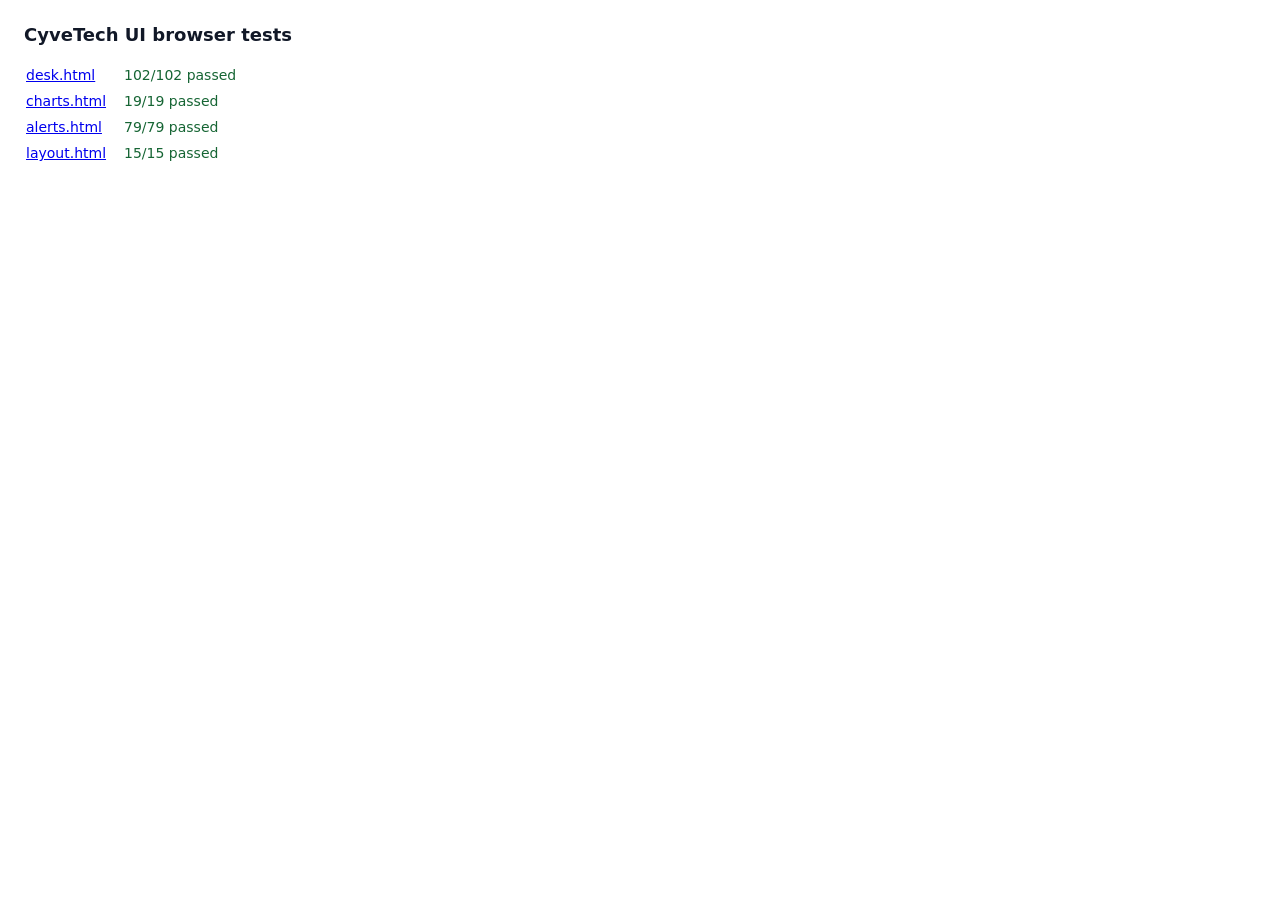
<file: tests/browser/index.html>
<!doctype html>
<html lang="en">
<head>
<meta charset="utf-8">
<title>CyveTech UI browser tests</title>
<!--
	Runs the desk, chart, alert, layout, sign-in, desk home and module page test pages and sums
	them up. Serve the repository with the browser's cache off and open this page:

		python tests/browser/serve.py
		http://localhost:8766/tests/browser/
-->
<style>
	body { font: 14px system-ui, sans-serif; margin: 24px; color: #111827; }
	h1 { font-size: 18px; margin: 0 0 16px; }
	td { padding: 4px 16px 4px 0; }
	.pass { color: #166534; } .fail { color: #b91c1c; }
	/* laid out, out of sight: the layout tests measure where things sit */
	iframe { position: absolute; left: -10000px; top: 0; width: 1280px; height: 900px; border: 0; }
</style>
</head>
<body>
<h1>CyveTech UI browser tests</h1>
<table><tbody id="rows"></tbody></table>
<script>
	const SUITES = ["desk.html", "charts.html", "alerts.html", "layout.html", "signin.html", "home.html", "module_pages.html"];

	function run(page) {
		return new Promise((resolve) => {
			const frame = document.createElement("iframe");
			frame.src = page;
			document.body.appendChild(frame);
			const started = Date.now();
			const wait = () => {
				const summary = frame.contentWindow && frame.contentWindow.test_summary;
				if (summary) return resolve(summary);
				if (Date.now() - started > 15000) return resolve({ total: 0, failed: 1, failures: [{ label: "did not finish" }] });
				setTimeout(wait, 50);
			};
			wait();
		});
	}

	(async function () {
		let failed = 0;
		let total = 0;
		for (const page of SUITES) {
			const summary = await run(page);
			failed += summary.failed;
			total += summary.total;
			const row = document.createElement("tr");
			row.innerHTML = `<td><a href="${page}">${page}</a></td>
				<td class="${summary.failed ? "fail" : "pass"}">${summary.total - summary.failed}/${summary.total} passed</td>
				<td>${summary.failures.map((f) => f.label).join("; ")}</td>`;
			document.getElementById("rows").appendChild(row);
		}
		document.title = `${failed ? "FAIL" : "PASS"} ${total - failed}/${total}`;
		window.all_summary = { total, failed };
	})();
</script>
</body>
</html>
</file>
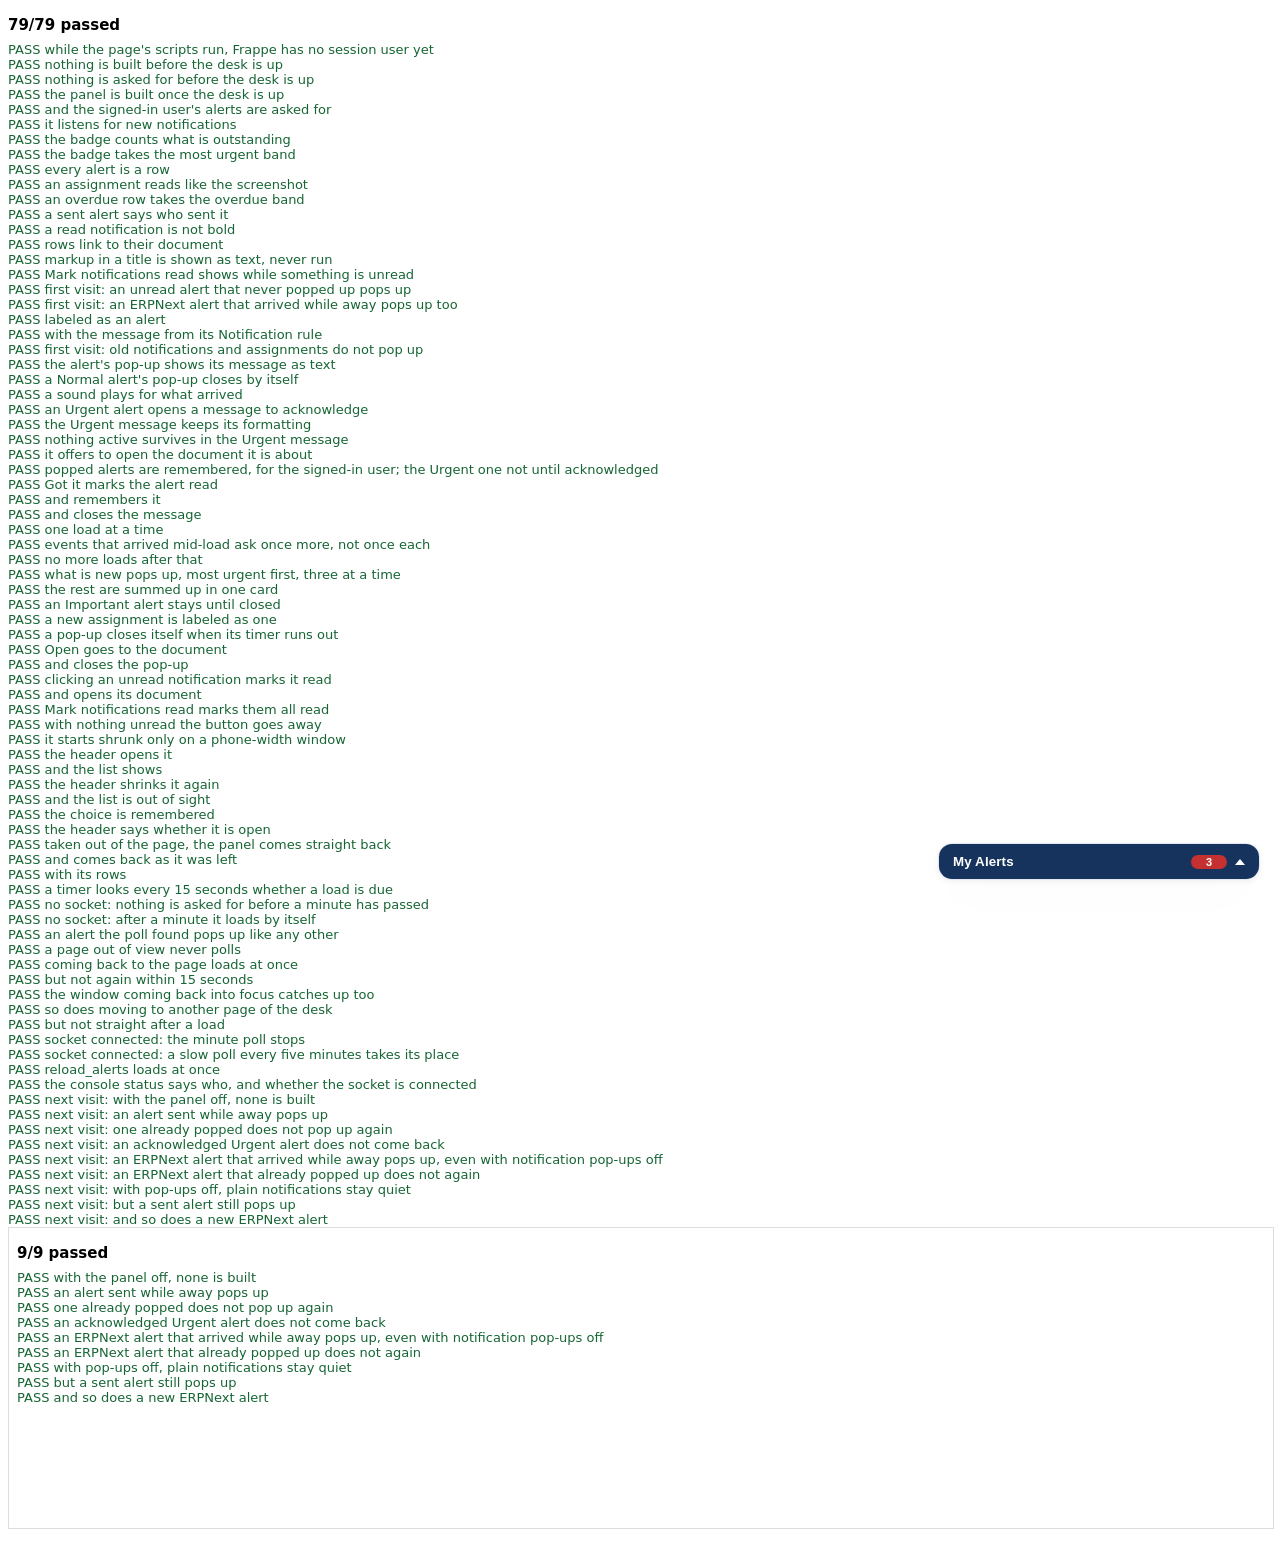
<file: tests/browser/alerts.html>
<!doctype html>
<html lang="en" data-theme="light">
<head>
<meta charset="utf-8">
<title>alert tests</title>
<script src="harness.js"></script>
<script>load_app_file("/cyvetech_ui/public/css/cyvetech_ui.css")</script>
<script>
	const METHOD = "cyvetech_ui.cyvetech_ui.alerts.my_alerts";
	const MARK_READ = "frappe.desk.doctype.notification_log.notification_log.mark_as_read";
	const MARK_ALL_READ = "frappe.desk.doctype.notification_log.notification_log.mark_all_as_read";

	localStorage.clear();
	window.calls = [];
	window.pending = []; // unanswered my_alerts calls: [resolve]
	window.answer_next = null;
	window.routes = [];
	window.sounds = 0;
	window.dialogs = [];
	window.realtime = {};
	window.route_handlers = [];

	// A clock, timers and page visibility that the test moves by hand.
	window.clock = 1790000000000;
	Date.now = () => window.clock;
	window.intervals = [];
	window.setInterval = (fn, ms) => window.intervals.push({ fn, ms });
	window.visibility = "visible";
	Object.defineProperty(document, "visibilityState", { configurable: true, get: () => window.visibility });

	window.install_frappe = function (alerts_conf) {
		window.frappe = make_frappe({ cyvetech_ui: { alerts: alerts_conf } });
		frappe.xcall = (method, args) => {
			window.calls.push({ method, args });
			if (method !== METHOD) return Promise.resolve();
			return new Promise((resolve) => window.pending.push(() => resolve(window.answer_next)));
		};
		frappe.realtime = {
			socket: { connected: false }, // no socket.io server answering, until a test says otherwise
			on: (event, fn) => ((window.realtime[event] = window.realtime[event] || []).push(fn)),
		};
		frappe.router = { on: (event, fn) => event === "change" && window.route_handlers.push(fn) };
		frappe.set_route = (...route) => window.routes.push(route);
		frappe.utils.play_sound = () => window.sounds++;
		frappe.datetime = { prettyDate: () => "2 hours ago" };
		frappe.user = { full_name: (user) => (user === "admin@example.com" ? "Admin User" : user) };
		frappe.ui = {
			Dialog: class {
				constructor(opts) {
					this.opts = opts;
					this.html = "";
					this.fields_dict = { message: { $wrapper: { html: (html) => (this.html = html) } } };
					window.dialogs.push(this);
				}
				show() { this.shown = true; }
				hide() { this.shown = false; this.onhide && this.onhide(); }
			},
		};
	};
	install_frappe({ panel: 1, popup: 1, seconds: 3, sound: 1 });
</script>
<script>load_app_file("/cyvetech_ui/public/js/cyvetech_ui_alerts.js")</script>
</head>
<body>
<div id="results"></div>
<script>
	const tick = () => new Promise((r) => setTimeout(r, 0));
	async function answer(data) {
		window.answer_next = data;
		const resolve = window.pending.shift();
		resolve();
		await tick();
		await tick();
	}
	const loads = () => window.calls.filter((c) => c.method === METHOD).length;
	const popups = () => [...document.querySelectorAll(".cvt-popup")];
	const titles = () => popups().map((p) => (p.querySelector(".cvt-popup-title") || {}).textContent);
	const popped = () => JSON.parse(localStorage.getItem("cyvetech_ui:popped:jane@example.com") || "[]");
	const fire = (event) => (window.realtime[event] || []).forEach((fn) => fn({}));
	const run_timers = () => window.intervals.forEach((timer) => timer.fn());
	const advance = (seconds) => (window.clock += seconds * 1000);
	const change_route = () => window.route_handlers.forEach((fn) => fn());
	const set_visibility = (state) => {
		window.visibility = state;
		document.dispatchEvent(new Event("visibilitychange"));
	};

	const T1 = {
		kind: "assignment", key: "TODO-1", urgency: "overdue", when: "overdue by 8 days",
		title: "Interview shortlist for Chief Technology Officer: Pending HOD Screening",
		doctype: "Interview Shortlist", docname: "HR-SHL-2026-0001", created: "2026-09-01 10:00:00",
	};
	const N1 = {
		kind: "notification", key: "NL-1", urgency: "none", unread: 1, created: "2026-09-27 08:00:00",
		title: "<img src=x onerror=window.__xss=1> mentioned you", doctype: "Task", docname: "TASK-1",
	};
	const A_NORMAL = {
		kind: "notification", key: "NL-2", urgency: "none", unread: 1, created: "2026-09-28 07:00:00",
		title: "Stock count on Friday", doctype: "CyveTech User Alert", docname: "ALERT-1", from_user: "admin@example.com",
		alert: { name: "ALERT-1", priority: "Normal", message: "<p>Count the <b>main store</b> before noon.</p>" },
	};
	const A_URGENT = {
		kind: "notification", key: "NL-3", urgency: "overdue", unread: 1, created: "2026-09-28 07:30:00",
		title: "Server maintenance tonight", doctype: "Sales Order", docname: "SO-1", from_user: "admin@example.com",
		alert: {
			name: "ALERT-2", priority: "Urgent",
			message: '<p>Save your work by <b>6pm</b>.</p><img src=x onerror="window.__xss2=1"><script>window.__xss3=1<\/script><a href="javascript:window.__xss4=1">x</a>',
		},
	};
	const N_READ = { kind: "notification", key: "NL-4", urgency: "none", unread: 0, created: "2026-09-20", title: "Old news", doctype: "Task", docname: "TASK-9" };
	// from one of ERPNext's own Notification rules, not from CyveTech User Alert
	const A_ERPNEXT = {
		kind: "notification", key: "NL-60", type: "Alert", urgency: "none", unread: 1, created: "2026-09-28 06:00:00",
		title: "Cement is below its reorder level", message: "Only 12 bags left in Stores - MI.",
		doctype: "Item", docname: "CEMENT-50KG", from_user: "Administrator",
	};

	(async function () {
		// ── the desk starting, the way Frappe v16 starts it ────────────
		check("while the page's scripts run, Frappe has no session user yet", !frappe.session.user, frappe.session);
		check("nothing is built before the desk is up", !document.querySelector(".cvt-alerts"), "built early");
		check("nothing is asked for before the desk is up", loads() === 0, loads());
		start_desk();
		check("the panel is built once the desk is up", !!document.querySelector(".cvt-alerts"), "no panel");
		check("and the signed-in user's alerts are asked for", loads() === 1, loads());
		check("it listens for new notifications", (window.realtime.notification || []).length === 1, window.realtime);

		// ── first visit ────────────────────────────────────────────────
		await answer({ alerts: [A_URGENT, T1, N1, A_NORMAL, A_ERPNEXT, N_READ], total: 5, band: "overdue" });

		const badge = document.querySelector(".cvt-alerts-count");
		check("the badge counts what is outstanding", badge.textContent === "5", badge.textContent);
		check("the badge takes the most urgent band", badge.classList.contains("cvt-band-overdue"), badge.className);
		const rows = [...document.querySelectorAll(".cvt-alert")];
		check("every alert is a row", rows.length === 6, rows.length);
		const t1 = rows.find((r) => r.dataset.key === "TODO-1");
		check("an assignment reads like the screenshot",
			t1.querySelector(".cvt-alert-meta").textContent === "Interview Shortlist · HR-SHL-2026-0001 · overdue by 8 days",
			t1.querySelector(".cvt-alert-meta").textContent);
		check("an overdue row takes the overdue band", t1.classList.contains("cvt-band-overdue"), t1.className);
		const alert_row = rows.find((r) => r.dataset.key === "NL-2");
		check("a sent alert says who sent it", alert_row.querySelector(".cvt-alert-meta").textContent === "Alert · from Admin User · 2 hours ago",
			alert_row.querySelector(".cvt-alert-meta").textContent);
		check("a read notification is not bold", !rows.find((r) => r.dataset.key === "NL-4").classList.contains("cvt-alert-unread"), "");
		check("rows link to their document", t1.getAttribute("href") === "/app/interview-shortlist/HR-SHL-2026-0001", t1.getAttribute("href"));
		check("markup in a title is shown as text, never run", !document.querySelector(".cvt-alerts img") && !window.__xss,
			document.querySelector('[data-key="NL-1"] .cvt-alert-title').innerHTML);
		check("Mark notifications read shows while something is unread", !document.querySelector(".cvt-alerts-foot").hidden, "hidden");

		check("first visit: an unread alert that never popped up pops up", titles().includes("Stock count on Friday"), titles());
		check("first visit: an ERPNext alert that arrived while away pops up too", titles().includes("Cement is below its reorder level"), titles());
		const erpnext_card = popups().find((p) => p.querySelector(".cvt-popup-title").textContent === "Cement is below its reorder level");
		check("labeled as an alert", erpnext_card && erpnext_card.querySelector(".cvt-popup-kicker").textContent === "Alert",
			erpnext_card && erpnext_card.querySelector(".cvt-popup-kicker").textContent);
		check("with the message from its Notification rule", erpnext_card && erpnext_card.querySelector(".cvt-popup-body").textContent === "Only 12 bags left in Stores - MI.",
			erpnext_card && erpnext_card.querySelector(".cvt-popup-body").textContent);
		check("first visit: old notifications and assignments do not pop up",
			titles().length === 2 && !titles().includes(T1.title) && !titles().includes(N1.title), titles());
		check("the alert's pop-up shows its message as text", popups()[0].querySelector(".cvt-popup-body").textContent === "Count the main store before noon.",
			popups()[0].querySelector(".cvt-popup-body").textContent);
		check("a Normal alert's pop-up closes by itself", !!popups()[0].querySelector(".cvt-popup-timer"), "no timer");
		check("a sound plays for what arrived", window.sounds === 1, window.sounds);

		const urgent = window.dialogs[0];
		check("an Urgent alert opens a message to acknowledge", urgent && urgent.shown && urgent.opts.title === "Server maintenance tonight", urgent && urgent.opts);
		check("the Urgent message keeps its formatting", urgent.html.includes("<b>6pm</b>"), urgent.html);
		check("nothing active survives in the Urgent message",
			!/onerror|<script|javascript:/i.test(urgent.html) && !window.__xss2 && !window.__xss3, urgent.html);
		check("it offers to open the document it is about", urgent.opts.secondary_action_label === "Open", urgent.opts.secondary_action_label);
		check("popped alerts are remembered, for the signed-in user; the Urgent one not until acknowledged",
			popped().includes("NL-2") && popped().includes("NL-60") && !popped().includes("NL-3"), [popped(), Object.keys(localStorage)]);

		urgent.opts.primary_action();
		await tick();
		check("Got it marks the alert read", window.calls.some((c) => c.method === MARK_READ && c.args.docname === "NL-3"), window.calls);
		check("and remembers it", popped().includes("NL-3"), popped());
		check("and closes the message", !urgent.shown, "still shown");
		await answer({ alerts: [A_URGENT, T1, N1, A_NORMAL, N_READ], total: 3, band: "overdue" }); // the reload after marking read

		// ── what arrives while the page is open ────────────────────────
		const before = loads();
		fire("notification");
		fire("notification");
		fire("notification");
		check("one load at a time", loads() === before + 1, loads() - before);
		const T2 = { kind: "assignment", key: "TODO-2", urgency: "soon", when: "due in 3 days", title: "Review the Q3 budget", doctype: "Budget", docname: "BUD-1", created: "2026-09-28 09:00:00" };
		const A_IMPORTANT = { ...A_NORMAL, key: "NL-10", urgency: "today", title: "Board meeting moved", alert: { name: "ALERT-3", priority: "Important", message: "Now at 2pm." } };
		const fresh = [5, 6, 7, 8].map((i) => ({ kind: "notification", key: `NL-${i}`, urgency: "none", unread: 1, created: `2026-09-28 10:0${i}:00`, title: `Update ${i}`, doctype: "Task", docname: `TASK-${i}` }));
		document.querySelectorAll(".cvt-popup").forEach((p) => p.remove());
		await answer({ alerts: [A_URGENT, T1, T2, A_IMPORTANT, N1, ...fresh, A_NORMAL, N_READ], total: 9, band: "overdue" });
		check("events that arrived mid-load ask once more, not once each", loads() === before + 2, loads() - before);
		await answer({ alerts: [A_URGENT, T1, T2, A_IMPORTANT, N1, ...fresh, A_NORMAL, N_READ], total: 9, band: "overdue" });
		check("no more loads after that", loads() === before + 2 && window.pending.length === 0, [loads() - before, window.pending.length]);

		check("what is new pops up, most urgent first, three at a time",
			JSON.stringify(titles().slice(0, 3)) === JSON.stringify(["Review the Q3 budget", "Board meeting moved", "Update 5"]), titles());
		check("the rest are summed up in one card", titles()[3] === "3 more waiting in My Alerts", titles());
		const important = popups()[1];
		check("an Important alert stays until closed", !important.querySelector(".cvt-popup-timer") && important.getAttribute("role") === "alert", important.outerHTML.slice(0, 200));
		check("a new assignment is labeled as one", popups()[0].querySelector(".cvt-popup-kicker").textContent === "New assignment", popups()[0].querySelector(".cvt-popup-kicker").textContent);

		popups()[2].querySelector(".cvt-popup-timer").dispatchEvent(new Event("animationend"));
		check("a pop-up closes itself when its timer runs out", !titles().includes("Update 5"), titles());

		const route_count = window.routes.length;
		popups()[0].querySelector(".cvt-popup-open").click();
		check("Open goes to the document", JSON.stringify(window.routes[route_count]) === JSON.stringify(["Form", "Budget", "BUD-1"]), window.routes);
		check("and closes the pop-up", !titles().includes("Review the Q3 budget"), titles());

		document.querySelector('.cvt-alert[data-key="NL-5"]').click();
		await tick();
		check("clicking an unread notification marks it read", window.calls.some((c) => c.method === MARK_READ && c.args.docname === "NL-5"), window.calls);
		check("and opens its document", JSON.stringify(window.routes[window.routes.length - 1]) === JSON.stringify(["Form", "Task", "TASK-5"]), window.routes);
		await answer({ alerts: [A_URGENT, T1, T2, A_IMPORTANT, N1, ...fresh, A_NORMAL, N_READ], total: 8, band: "overdue" });

		document.querySelector(".cvt-alerts-read-all").click();
		await tick();
		check("Mark notifications read marks them all read", window.calls.some((c) => c.method === MARK_ALL_READ), window.calls);
		await answer({ alerts: [T1, T2], total: 2, band: "overdue" });
		check("with nothing unread the button goes away", document.querySelector(".cvt-alerts-foot").hidden, "still shown");

		// it starts shrunk on a narrow window and open on a wide one
		const panel_el = () => document.querySelector(".cvt-alerts");
		check("it starts shrunk only on a phone-width window",
			panel_el().classList.contains("cvt-alerts-collapsed") === (window.innerWidth < 768), [window.innerWidth, panel_el().className]);
		const was_shrunk = panel_el().classList.contains("cvt-alerts-collapsed");
		if (was_shrunk) document.querySelector(".cvt-alerts-head").click(); // open it first
		check("the header opens it", !panel_el().classList.contains("cvt-alerts-collapsed"), "still shrunk");
		check("and the list shows", getComputedStyle(document.querySelector(".cvt-alerts-body")).display !== "none", "hidden");
		document.querySelector(".cvt-alerts-head").click();
		check("the header shrinks it again", panel_el().classList.contains("cvt-alerts-collapsed"), "not shrunk");
		check("and the list is out of sight", getComputedStyle(document.querySelector(".cvt-alerts-body")).display === "none", "visible");
		check("the choice is remembered", localStorage.getItem("cyvetech_ui:alerts_collapsed") === "1", localStorage.getItem("cyvetech_ui:alerts_collapsed"));
		check("the header says whether it is open", document.querySelector(".cvt-alerts-head").getAttribute("aria-expanded") === "false", document.querySelector(".cvt-alerts-head").getAttribute("aria-expanded"));

		panel_el().remove();
		await tick();
		check("taken out of the page, the panel comes straight back", !!panel_el(), "gone");
		check("and comes back as it was left", panel_el().classList.contains("cvt-alerts-collapsed"), "open");
		check("with its rows", document.querySelectorAll(".cvt-alert").length === 2, document.querySelectorAll(".cvt-alert").length);

		// ── keeping up when the realtime socket is not connected ───────
		let mark = loads();
		const since = () => loads() - mark;
		const reset = () => (mark = loads());
		check("a timer looks every 15 seconds whether a load is due", window.intervals.length === 1 && window.intervals[0].ms === 15000, window.intervals);
		advance(30);
		run_timers();
		check("no socket: nothing is asked for before a minute has passed", since() === 0, since());
		advance(30);
		run_timers();
		check("no socket: after a minute it loads by itself", since() === 1, since());
		const A_POLLED = { ...A_NORMAL, key: "NL-40", title: "Found by the poll", created: "2026-09-28 11:00:00" };
		document.querySelectorAll(".cvt-popup").forEach((p) => p.remove());
		await answer({ alerts: [T1, T2, A_POLLED], total: 3, band: "overdue" });
		check("an alert the poll found pops up like any other", titles().includes("Found by the poll"), titles());

		reset();
		set_visibility("hidden");
		advance(10 * 60);
		run_timers();
		check("a page out of view never polls", since() === 0, since());
		set_visibility("visible");
		check("coming back to the page loads at once", since() === 1, since());
		await answer({ alerts: [T1, T2, A_POLLED], total: 3, band: "overdue" });

		reset();
		set_visibility("hidden");
		advance(5);
		set_visibility("visible");
		check("but not again within 15 seconds", since() === 0, since());
		advance(20);
		window.dispatchEvent(new Event("focus"));
		check("the window coming back into focus catches up too", since() === 1, since());
		await answer({ alerts: [T1, T2, A_POLLED], total: 3, band: "overdue" });

		reset();
		advance(20);
		change_route();
		check("so does moving to another page of the desk", since() === 1, since());
		await answer({ alerts: [T1, T2, A_POLLED], total: 3, band: "overdue" });
		reset();
		change_route();
		check("but not straight after a load", since() === 0, since());

		// ── with the realtime socket connected, news arrives by itself ──
		frappe.realtime.socket.connected = true;
		reset();
		advance(2 * 60);
		run_timers();
		check("socket connected: the minute poll stops", since() === 0, since());
		advance(3 * 60);
		run_timers();
		check("socket connected: a slow poll every five minutes takes its place", since() === 1, since());
		await answer({ alerts: [T1, T2, A_POLLED], total: 3, band: "overdue" });

		// the settings page's Send Me a Test Alert asks straight away
		reset();
		cyvetech_ui.reload_alerts();
		check("reload_alerts loads at once", since() === 1, since());
		await answer({ alerts: [T1, T2, A_POLLED], total: 3, band: "overdue" });

		const status = cyvetech_ui.alerts_status();
		check("the console status says who, and whether the socket is connected",
			status.user === "jane@example.com" && status.started && status.panel && status.realtime === true && status.listed === 3, status);

		// ── the next visit, in a page of its own (the same browser storage) ──
		const frame = document.createElement("iframe");
		frame.src = "alerts_next_visit.html" + location.search; // the same files
		frame.style.cssText = "width:100%;height:300px;border:1px solid #ddd";
		document.body.appendChild(frame);
		await new Promise((resolve) => {
			const wait = () => (frame.contentWindow && frame.contentWindow.test_summary ? resolve() : setTimeout(wait, 50));
			wait();
		});
		frame.contentWindow.results.forEach((r) => window.results.push({ ...r, label: "next visit: " + r.label }));

		report();
	})().catch((error) => {
		check("the test ran to the end", false, String(error && error.stack || error));
		report();
	});
</script>
</body>
</html>
</file>
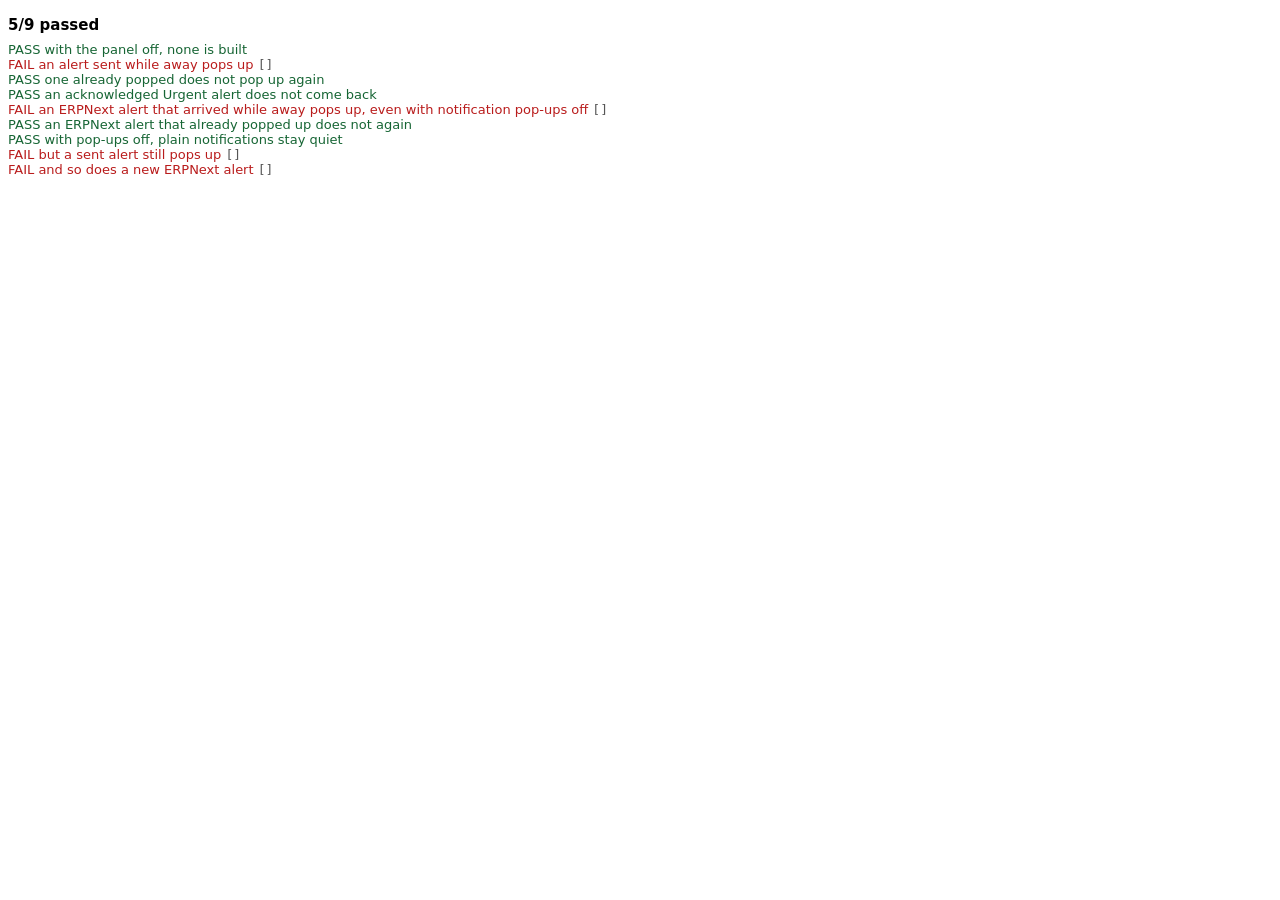
<file: tests/browser/alerts_next_visit.html>
<!doctype html>
<html lang="en" data-theme="light">
<head>
<meta charset="utf-8">
<title>alert tests: the next visit</title>
<!--
	Opened by alerts.html after its own visit, in the same browser storage:
	what pops up on the next visit, with the panel and plain pop-ups switched off.
-->
<script src="harness.js"></script>
<script>load_app_file("/cyvetech_ui/public/css/cyvetech_ui.css")</script>
<script>
	const METHOD = "cyvetech_ui.cyvetech_ui.alerts.my_alerts";
	window.pending = [];
	window.dialogs = [];
	window.realtime = {};
	window.frappe = make_frappe({ cyvetech_ui: { alerts: { panel: 0, popup: 0, seconds: 3, sound: 0 } } });
	frappe.xcall = (method) =>
		method === METHOD ? new Promise((resolve) => window.pending.push(resolve)) : Promise.resolve();
	frappe.realtime = { on: (event, fn) => ((window.realtime[event] = window.realtime[event] || []).push(fn)) };
	frappe.router = { on() {} };
	frappe.set_route = () => {};
	frappe.datetime = { prettyDate: () => "just now" };
	frappe.user = { full_name: (user) => user };
	frappe.ui = {
		Dialog: class {
			constructor(opts) { this.opts = opts; this.fields_dict = { message: { $wrapper: { html() {} } } }; window.dialogs.push(this); }
			show() {}
			hide() {}
		},
	};
</script>
<script>load_app_file("/cyvetech_ui/public/js/cyvetech_ui_alerts.js")</script>
</head>
<body>
<script>
	const tick = () => new Promise((r) => setTimeout(r, 0));
	const titles = () => [...document.querySelectorAll(".cvt-popup-title")].map((t) => t.textContent);
	async function answer(data) {
		window.pending.shift()(data);
		await tick();
		await tick();
	}
	const erpnext_alert = (key, title) => ({
		kind: "notification", key, title, type: "Alert", unread: 1, urgency: "none",
		doctype: "Sales Invoice", docname: "ACC-SINV-0042", created: "2026-09-28 07:00:00", message: "",
	});
	const alert_of = (key, title, priority) => ({
		kind: "notification", key, title, unread: 1, urgency: priority === "Urgent" ? "overdue" : "none",
		doctype: "CyveTech User Alert", docname: key, created: "2026-09-28 07:00:00",
		alert: { name: key, priority, message: "..." },
	});

	(async function () {
		start_desk();
		await answer({
			alerts: [
				alert_of("NL-3", "Server maintenance tonight", "Urgent"), alert_of("NL-2", "Stock count on Friday", "Normal"), alert_of("NL-20", "Sent while you were away", "Normal"),
				erpnext_alert("NL-60", "Cement is below its reorder level"), erpnext_alert("NL-61", "Payment overdue: ACC-SINV-0042"),
			],
			total: 5, band: "overdue",
		});
		check("with the panel off, none is built", !document.querySelector(".cvt-alerts"), "built");
		check("an alert sent while away pops up", titles().includes("Sent while you were away"), titles());
		check("one already popped does not pop up again", !titles().includes("Stock count on Friday"), titles());
		check("an acknowledged Urgent alert does not come back", window.dialogs.length === 0, window.dialogs.length);
		check("an ERPNext alert that arrived while away pops up, even with notification pop-ups off", titles().includes("Payment overdue: ACC-SINV-0042"), titles());
		check("an ERPNext alert that already popped up does not again", !titles().includes("Cement is below its reorder level"), titles());

		document.querySelectorAll(".cvt-popup").forEach((p) => p.remove());
		(window.realtime.notification || []).forEach((fn) => fn({}));
		await answer({
			alerts: [
				{ kind: "notification", key: "NL-30", title: "Plain news", unread: 1, urgency: "none", doctype: "Task", docname: "T-1", created: "2026-09-28 08:00:00" },
				alert_of("NL-31", "A new alert", "Normal"),
				erpnext_alert("NL-32", "Delivery due today: DN-0007"),
			],
			total: 2, band: "none",
		});
		check("with pop-ups off, plain notifications stay quiet", !titles().includes("Plain news"), titles());
		check("but a sent alert still pops up", titles().includes("A new alert"), titles());
		check("and so does a new ERPNext alert", titles().includes("Delivery due today: DN-0007"), titles());
		report();
	})().catch((error) => {
		check("the test ran to the end", false, String((error && error.stack) || error));
		report();
	});
</script>
</body>
</html>
</file>
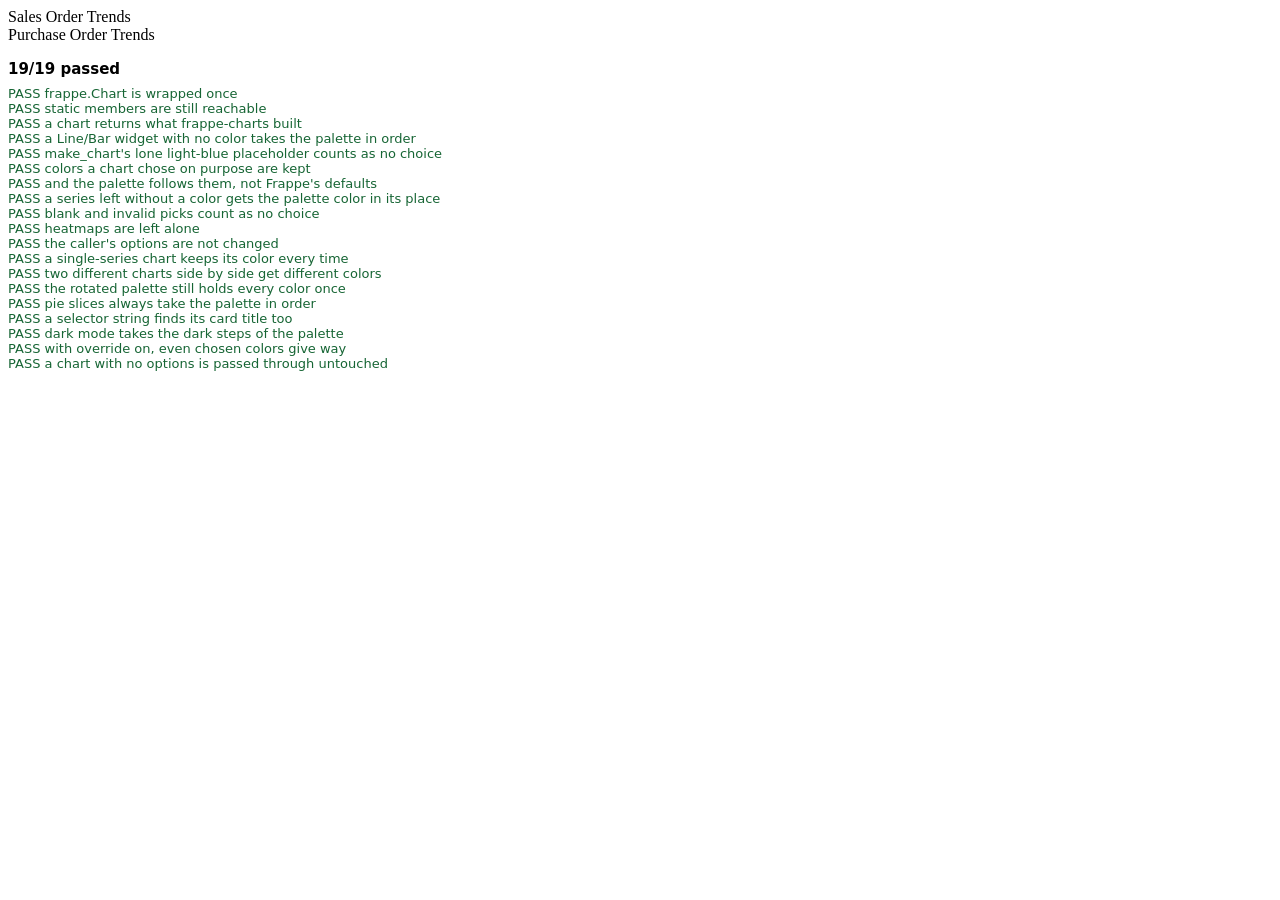
<file: tests/browser/charts.html>
<!doctype html>
<html lang="en" data-theme="light">
<head>
<meta charset="utf-8">
<title>chart tests</title>
<script src="harness.js"></script>
<script>
	const PALETTE = ["#2f64b0", "#eb6834", "#1baf7a", "#eaa51a", "#e87ba4", "#008300", "#4a3aa7", "#e34948"];
	const DARK = ["#3987e5", "#d95926", "#199e70", "#c98500", "#d55181", "#008300", "#9085e9", "#e66767"];

	// frappe-charts' Chart hands back a chart of the right type rather than
	// itself; this stand-in does the same, and records what it was given.
	window.built = [];
	class Chart {
		constructor(parent, options) {
			const chart = { parent, options, kind: "AxisChart" };
			window.built.push(chart);
			return chart;
		}
	}
	Chart.from_frappe_charts = true;

	window.frappe = make_frappe({
		cyvetech_ui: { charts: { enabled: 1, palette: PALETTE, dark_palette: DARK, vary: 1, override: 0 } },
	});
	frappe.Chart = Chart;
</script>
<script>load_app_file("/cyvetech_ui/public/js/cyvetech_ui_charts.js")</script>
<!-- loaded twice on purpose: the wrapper must not wrap itself -->
<script>load_app_file("/cyvetech_ui/public/js/cyvetech_ui_charts.js")</script>
</head>
<body>
<div class="widget"><div class="widget-title">Sales Order Trends</div><div class="widget-body" id="sales"></div></div>
<div class="widget"><div class="widget-title">Purchase Order Trends</div><div class="widget-body" id="purchase"></div></div>
<div id="results"></div>
<script>
try {
	const one = { labels: ["Jan", "Feb"], datasets: [{ name: "Amount", values: [1, 2] }] };
	const two = { labels: ["Jan", "Feb"], datasets: [{ name: "Ordered", values: [1, 2] }, { name: "Billed", values: [2, 1] }] };
	const colors = (chart) => chart.options.colors;
	const last = () => window.built[window.built.length - 1];
	const make = (parent, options) => new frappe.Chart(parent, options);
	const same = (a, b) => JSON.stringify(a) === JSON.stringify(b);

	check("frappe.Chart is wrapped once", frappe.Chart.cyvetech_ui === true && Object.getPrototypeOf(frappe.Chart) === Chart, "");
	check("static members are still reachable", frappe.Chart.from_frappe_charts === true, "");

	let chart = make("#sales", { type: "bar", data: two, colors: [[]] });
	check("a chart returns what frappe-charts built", chart === last() && chart.kind === "AxisChart", chart);
	check("a Line/Bar widget with no color takes the palette in order", same(colors(chart), PALETTE), colors(chart));

	chart = make("#sales", { type: "pie", data: one, colors: ["light-blue"] });
	check("make_chart's lone light-blue placeholder counts as no choice", same(colors(chart), PALETTE), colors(chart));

	chart = make("#sales", { type: "bar", data: two, colors: ["#ff0000"] });
	check("colors a chart chose on purpose are kept", colors(chart)[0] === "#ff0000", colors(chart));
	check("and the palette follows them, not Frappe's defaults", same(colors(chart).slice(1), PALETTE), colors(chart));

	chart = make("#sales", { type: "bar", data: two, colors: [undefined, "red"] });
	check("a series left without a color gets the palette color in its place", same(colors(chart).slice(0, 2), [PALETTE[0], "red"]), colors(chart));

	chart = make("#sales", { type: "line", data: one, colors: ["", "not-a-color"] });
	check("blank and invalid picks count as no choice", colors(chart).every((c) => PALETTE.includes(c)), colors(chart));

	const heat = { type: "heatmap", data: { dataPoints: {} }, colors: ["#ebedf0"] };
	chart = make("#sales", heat);
	check("heatmaps are left alone", chart.options === heat, chart.options);

	const original = { type: "bar", data: two, colors: [[]] };
	make("#sales", original);
	check("the caller's options are not changed", same(original.colors, [[]]), original.colors);

	// single-series charts: a color from the title, stable, different side by side
	const sales_a = colors(make(document.getElementById("sales"), { type: "bar", data: one, colors: [[]] }));
	const sales_b = colors(make(document.getElementById("sales"), { type: "bar", data: one, colors: [[]] }));
	const purchase = colors(make(document.getElementById("purchase"), { type: "bar", data: one, colors: [[]] }));
	check("a single-series chart keeps its color every time", same(sales_a, sales_b), [sales_a, sales_b]);
	check("two different charts side by side get different colors", sales_a[0] !== purchase[0], [sales_a[0], purchase[0]]);
	check("the rotated palette still holds every color once", same([...sales_a].sort(), [...PALETTE].sort()), sales_a);

	chart = make(document.getElementById("sales"), { type: "pie", data: one, colors: [] });
	check("pie slices always take the palette in order", same(colors(chart), PALETTE), colors(chart));

	chart = make("#purchase", { type: "bar", data: one, colors: [[]], title: "x" });
	check("a selector string finds its card title too", colors(chart)[0] === purchase[0], [colors(chart)[0], purchase[0]]);

	document.documentElement.setAttribute("data-theme", "dark");
	chart = make("#nowhere", { type: "bar", data: two, colors: [[]] });
	check("dark mode takes the dark steps of the palette", same(colors(chart), DARK), colors(chart));
	document.documentElement.setAttribute("data-theme", "light");

	frappe.boot.cyvetech_ui.charts.override = 1;
	chart = make("#nowhere", { type: "bar", data: two, colors: ["#ff0000", "#00ff00"] });
	check("with override on, even chosen colors give way", same(colors(chart), PALETTE), colors(chart));
	frappe.boot.cyvetech_ui.charts.override = 0;

	chart = make("#nowhere", null);
	check("a chart with no options is passed through untouched", chart.options === null, chart.options);

	report();
} catch (error) {
	check("the test ran to the end", false, String((error && error.stack) || error));
	report();
}
</script>
</body>
</html>
</file>
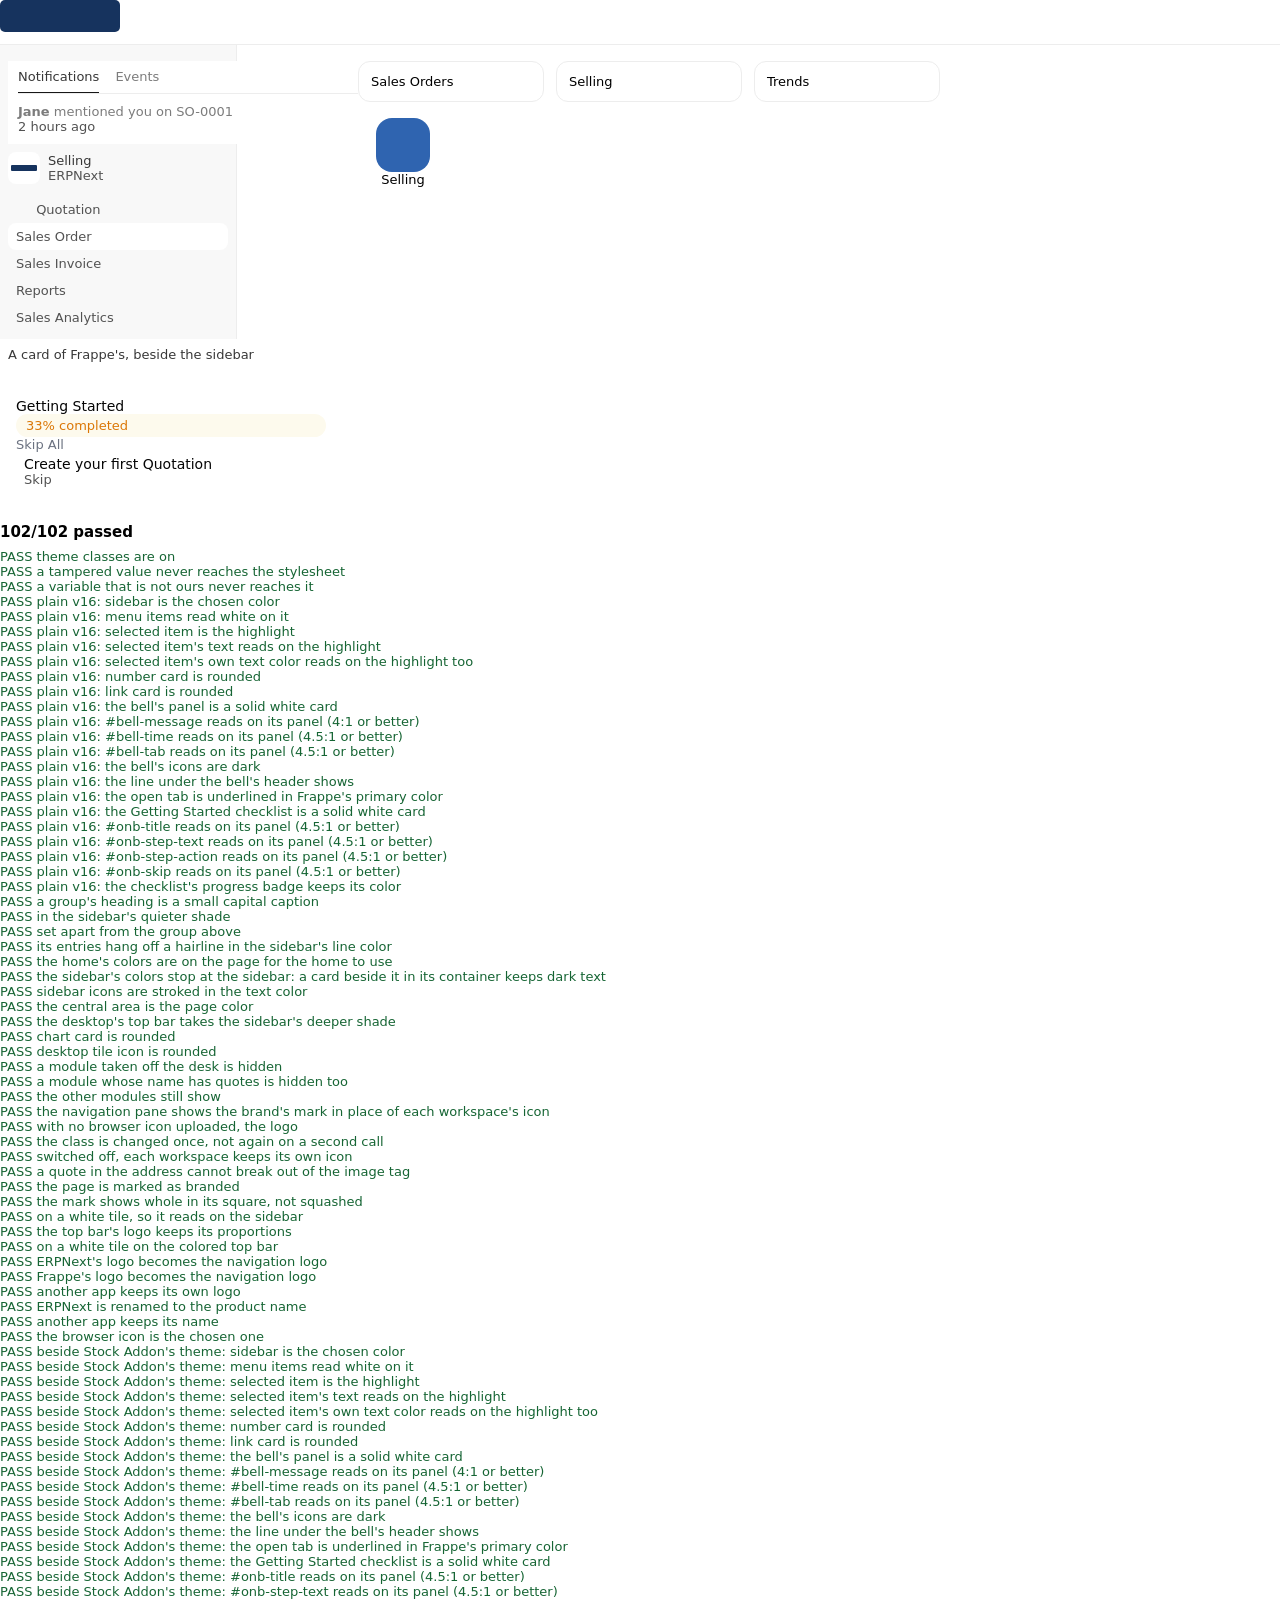
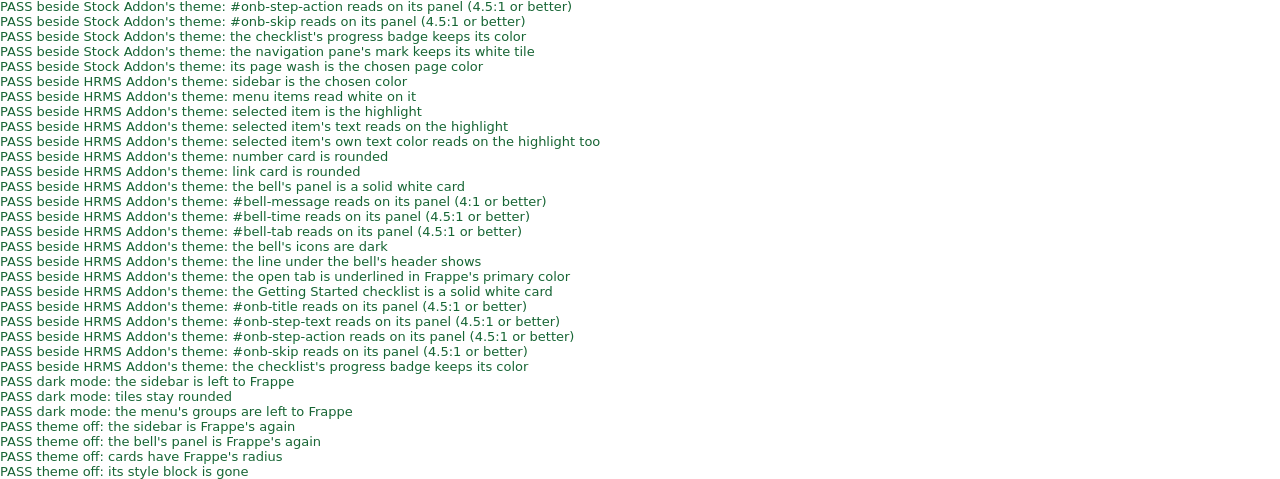
<file: tests/browser/desk.html>
<!doctype html>
<html lang="en" data-theme="light">
<head>
<meta charset="utf-8">
<title>desk tests</title>
<link rel="icon" href="/assets/frappe/images/frappe-favicon.svg">
<!--
	The parts of Frappe v16's desk stylesheet that the theme works through,
	copied with their variables (frappe/public/scss/desk/sidebar.scss,
	desk/notification.scss, desk/desktop.scss, espresso/_colors.scss,
	espresso/_typography.scss, common/css_variables.scss), and the Getting
	Started checklist's own styles (ui/user_onboarding/user_onboarding.bundle.js).
-->
<style>
	:root {
		--gray-100: #f3f3f3; --gray-200: #ededed; --gray-600: #7c7c7c; --gray-700: #525252; --gray-800: #383838; --gray-900: #171717;
		--surface-menu-bar: #f8f8f8; --sidebar-hover-color: #f3f3f3; --sidebar-active-color: #ffffff;
		--sidebar-border-color: #ededed; --ink-gray-4: #999999; --ink-gray-5: #7c7c7c; --ink-gray-6: #525252;
		--ink-gray-7: #525252; --ink-gray-8: #383838; --ink-gray-9: #171717;
		--heading-color: var(--gray-900); --text-color: var(--gray-800); --text-muted: var(--gray-700); --text-light: var(--gray-600);
		--bg-color: white; --fg-color: white; --card-bg: var(--fg-color); --fg-hover-color: var(--gray-100);
		--border-color: var(--gray-200); --primary-color: var(--gray-900);
		--border-radius-lg: 12px; --icon-stroke: var(--gray-800);
	}
	html, body { background-color: var(--bg-color); margin: 0; font: 13px system-ui; }
	.layout { display: flex; min-height: 420px; }
	.body-sidebar { width: 220px; background: var(--surface-menu-bar); border-right: 1px solid var(--sidebar-border-color); padding: 8px; }
	.sidebar-header { display: flex; gap: 8px; align-items: center; height: 48px; }
	.header-title { color: var(--text-color); font-weight: 500; }
	.header-subtitle { color: var(--ink-gray-6); }
	.item-anchor { display: block; padding: 6px 8px; color: var(--ink-gray-6); text-decoration: none; }
	.sidebar-item-container:hover { background: var(--sidebar-hover-color); }
	.active-sidebar { background: var(--sidebar-active-color); border-radius: 8px; }
	.icon { width: 16px; height: 16px; stroke: var(--icon-stroke); fill: none; }
	.text-muted { color: var(--text-muted) !important; }
	.text-ink-gray-7 { color: var(--ink-gray-7); }
	.text-ink-gray-8 { color: var(--ink-gray-8); }

	/* the bell's panel: absolute beside the sidebar in Frappe; in the flow here */
	.notifications-list { width: 360px; background-color: var(--bg-color); margin-top: 8px; }
	.notifications-list .notification-list-header { display: flex; justify-content: space-between; margin: 0 10px; border-bottom: 1px solid var(--border-color); }
	.notification-item-tabs { display: flex; margin: 0; padding: 0; list-style: none; }
	.notification-item-tabs .notifications-category { padding: 8px 0; margin-right: 16px; color: var(--text-light); }
	.notification-item-tabs .notifications-category.active { color: var(--text-color); border-bottom: 1px solid var(--primary-color); }
	.recent-item { display: flex; padding: 10px; color: var(--text-light); text-decoration: none; }
	.recent-item:not(.no-hover):hover { color: var(--text-muted); background-color: var(--fg-hover-color); }
	.notification-body { display: flex; gap: 10px; }

	/* the Getting Started checklist: fixed to the corner in Frappe; in the
	   flow here (layout.html checks the corner) */
	.onb-panel { width: 310px; background: #fff; border-radius: 8px; padding: 16px; margin-top: 12px; }
	.onb-panel .text-base { font-size: 14px; color: #050505; }
	.onb-skip { color: #6b7280; }
	.onb-group { padding: 4px 8px; border-radius: 8px; }
	.onb-group:hover { background: #f5f5f5; }
	.onb-progress-badge { background: #FDFAED; color: #DB7706; padding: 4px 10px; border-radius: 999px; }
	/* a white card Frappe might add to the sidebar's container one day */
	.future-card { background: #fff; color: var(--text-color); padding: 8px; }

	.main { flex: 1; padding: 16px; }
	.widgets { display: flex; gap: 12px; }
	.widget { border-radius: var(--border-radius-lg); background-color: var(--card-bg); border: 1px solid var(--border-color); padding: 12px; width: 160px; }
	.desktop-container .icons { display: flex; gap: 12px; margin-top: 16px; }
	.desktop-container .desktop-icon { width: 90px; text-align: center; border-radius: 20px; }
	.desktop-container .icon-container { width: 54px; height: 54px; margin: auto; border-radius: 16px; overflow: hidden; background: #2f64b0; }
	.desktop-navbar { height: 44px; background: var(--bg-color); border-bottom: 1px solid var(--border-color); }
	/* the two logo spots (desk/navbar.scss, desk/sidebar_header.scss): both a 32px square */
	.navbar-home img { height: 32px; width: 32px; }
	.sidebar-header .sidebar-item-icon { padding: 0; }
	.header-logo { width: 32px; height: 32px; }
	.header-logo img { width: 100%; height: 100%; }
</style>
<!-- Stock Addon's theme, as far as it reaches into the sidebar (stock_addon.bundle.css). -->
<style id="stock-addon" media="not all">
	:root { --agri-shell: #3A5F86; --agri-shell-dark: #2E4C6B; --agri-shell-text: #EAF1FA; --agri-shell-muted: #C5D6EC; --agri-shell-marker: #F0AB00;
		--agri-primary-dark: #0A2540; --agri-ink: #1A2733; --agri-border: #C3D0E0; --agri-radius: 4px; --agri-wash: #F5F8FC; }
	html:not([data-theme="dark"]) .body-sidebar, html:not([data-theme="dark"]) .body-sidebar-container { background: var(--agri-shell) !important; }
	html:not([data-theme="dark"]) .body-sidebar-container * { background-color: transparent !important; }
	html:not([data-theme="dark"]) .body-sidebar-container, html:not([data-theme="dark"]) .body-sidebar-container *,
	html:not([data-theme="dark"]) .body-sidebar, html:not([data-theme="dark"]) .body-sidebar * { color: var(--agri-shell-text) !important; border-color: rgba(255,255,255,.12) !important; }
	html:not([data-theme="dark"]) .body-sidebar-container, html:not([data-theme="dark"]) .body-sidebar { --icon-stroke: var(--agri-shell-text); --icon-fill: transparent; }
	html:not([data-theme="dark"]) .body-sidebar-container .icon use { stroke: var(--agri-shell-text) !important; }
	html:not([data-theme="dark"]) .body-sidebar-container .text-muted, html:not([data-theme="dark"]) .body-sidebar-container small { color: var(--agri-shell-muted) !important; }
	html:not([data-theme="dark"]) .body-sidebar-container .sidebar-item-container.selected { background-color: var(--agri-shell-marker) !important; }
	html:not([data-theme="dark"]) .body-sidebar-container .sidebar-item-container.selected * { color: var(--agri-primary-dark) !important; }
	html:not([data-theme="dark"]) .body-sidebar-container .dropdown-menu, html:not([data-theme="dark"]) .body-sidebar-container .dropdown-menu * { color: var(--agri-ink) !important; }
	html:not([data-theme="dark"]) .body-sidebar-container .dropdown-menu { background-color: #FFFFFF !important; }
	.widget.number-widget-box { border-radius: var(--agri-radius) !important; }
	html.sa-cockpit:not([data-theme="dark"]) .page-container[data-page-route="Workspaces"] .widget.links-widget-box { border-radius: var(--agri-radius) !important; }
	html:not([data-theme="dark"]) .layout-main-section { background: var(--agri-wash) !important; }
</style>
<!-- HRMS Addon's theme: the same rules on --hra-*, with the bell's panel already left out (hrms_addon.bundle.css). -->
<style id="hrms-addon" media="not all">
	:root { --hra-shell: #3A5F86; --hra-shell-text: #EAF1FA; --hra-shell-muted: #C5D6EC; --hra-ink: #1A2733; --hra-ink-muted: #546678; --hra-border: #C3D0E0; }
	html:not([data-theme="dark"]) .body-sidebar, html:not([data-theme="dark"]) .body-sidebar-container { background: var(--hra-shell) !important; }
	html:not([data-theme="dark"]) .body-sidebar-container *:not(:where(.notifications-list, .notifications-list *)) { background-color: transparent !important; }
	html:not([data-theme="dark"]) .body-sidebar-container, html:not([data-theme="dark"]) .body-sidebar-container *:not(:where(.notifications-list, .notifications-list *)),
	html:not([data-theme="dark"]) .body-sidebar, html:not([data-theme="dark"]) .body-sidebar *:not(:where(.notifications-list, .notifications-list *)) { color: var(--hra-shell-text) !important; border-color: rgba(255,255,255,.12) !important; }
	html:not([data-theme="dark"]) .body-sidebar-container, html:not([data-theme="dark"]) .body-sidebar { --icon-stroke: var(--hra-shell-text); --icon-fill: transparent; }
	html:not([data-theme="dark"]) .body-sidebar-container .icon use { stroke: var(--hra-shell-text) !important; }
	html:not([data-theme="dark"]) .body-sidebar-container .notifications-list { background-color: var(--card-bg, #FFFFFF) !important; --icon-stroke: var(--hra-ink); }
	html:not([data-theme="dark"]) .body-sidebar-container .notifications-list, html:not([data-theme="dark"]) .body-sidebar-container .notifications-list * { color: var(--hra-ink) !important; border-color: var(--hra-border) !important; }
	html:not([data-theme="dark"]) .body-sidebar-container .notifications-list .text-muted, html:not([data-theme="dark"]) .body-sidebar-container .notifications-list .notification-timestamp { color: var(--hra-ink-muted) !important; }
	html:not([data-theme="dark"]) .body-sidebar-container .text-muted, html:not([data-theme="dark"]) .body-sidebar-container small { color: var(--hra-shell-muted) !important; }
	html:not([data-theme="dark"]) .body-sidebar-container .sidebar-item-container.selected * { color: #0A2540 !important; }
</style>
<script src="harness.js"></script>
<script>load_app_file("/cyvetech_ui/public/css/cyvetech_ui.css")</script>
<script>
	window.frappe = make_frappe({
		cyvetech_ui: {
			theme: {
				enabled: 1, top_bar: 1, rounded: 1,
				vars: {
					"--cvt-sidebar-bg": "#16335e", "--cvt-sidebar-deep": "#132d53", "--cvt-sidebar-text": "#ffffff",
					"--cvt-sidebar-muted": "#b9c2cf", "--cvt-sidebar-hover": "#2d4770", "--cvt-sidebar-border": "#34507a",
					"--cvt-highlight": "#eaa51a", "--cvt-highlight-deep": "#b07c14", "--cvt-highlight-text": "#111827",
					"--cvt-page-bg": "#f4f6fa", "--cvt-page-text": "#111827", "--cvt-tile-radius": "16px",
					// what a tampered boot would carry: both must be refused
					"--cvt-page-text-evil": "red; } body { display: none",
					"--not-ours": "#ff0000",
				},
			},
			branding: { logo: "/files/brand.png", favicon: "/files/favicon.png", product_name: "Luuka ERP", replace_all: 0, sidebar_logo: 1 },
			hidden_modules: ["Quality", 'Bob\'s "Tools"'],
		},
		apps_data: {
			apps: [
				{ name: "frappe", app_title: "Framework", app_logo_url: "/assets/frappe/images/frappe-framework-logo.svg" },
				{ name: "erpnext", app_title: "ERPNext", app_logo_url: "/assets/erpnext/images/erpnext-logo.svg" },
				{ name: "hrms", app_title: "Frappe HR", app_logo_url: "/assets/hrms/images/frappe-hr-logo.svg" },
			],
		},
	});
</script>
<script>
	// Frappe v16's navigation-pane header (ui/sidebar/sidebar_header.js), as far as its icon:
	// the workspace's own icon, set on every page from this class.
	window.WorkspaceHeader = () => class { set_header_icon() { this.header_icon = '<svg class="workspace-icon"></svg>'; } };
	frappe.ui = { SidebarHeader: WorkspaceHeader() };
</script>
<script>load_app_file("/cyvetech_ui/public/js/cyvetech_ui_desk.js")</script>
</head>
<body>
<header class="desktop-navbar navbar"><div class="navbar-home"><img id="brand-logo" alt="" src="data:image/svg+xml;utf8,%3Csvg xmlns='http://www.w3.org/2000/svg' width='240' height='64'%3E%3Crect width='240' height='64' rx='10' fill='%2316335E'/%3E%3C/svg%3E"></div></header>
<div class="layout">
	<!-- frappe/public/js/frappe/ui/sidebar/sidebar.html, with the panels Frappe fills in -->
	<div class="body-sidebar-container">
		<div class="body-sidebar">
			<div class="standard-items-sections">
				<div class="dropdown-notifications">
					<div class="notifications-list" role="menu" id="bell-panel">
						<div class="notification-list-header" id="bell-header">
							<div class="header-items">
								<ul class="notification-item-tabs nav nav-tabs" role="tablist">
									<li class="notifications-category active" id="bell-tab">Notifications</li>
									<li class="notifications-category" id="bell-tab-events">Events</li>
								</ul>
							</div>
							<div class="header-actions"><span class="mark-all-read"><svg class="icon" id="bell-icon"><use></use></svg></span></div>
						</div>
						<div class="notification-list-body">
							<div class="panel-notifications">
								<a class="recent-item notification-item unread" href="#" id="bell-item">
									<div class="notification-body">
										<div class="message">
											<div id="bell-message"><b class="subject-title">Jane</b> mentioned you on SO-0001</div>
											<div class="notification-timestamp text-muted" id="bell-time">2 hours ago</div>
										</div>
									</div>
									<div class="mark-as-read"></div>
								</a>
							</div>
						</div>
					</div>
				</div>
			</div>
			<a class="sidebar-header"><div class="sidebar-item-icon"><div class="header-logo"><img class="cvt-brand-mark" id="brand-mark" alt="" src="data:image/svg+xml;utf8,%3Csvg xmlns='http://www.w3.org/2000/svg' width='240' height='64'%3E%3Crect width='240' height='64' rx='10' fill='%2316335E'/%3E%3C/svg%3E"></div></div><div class="title-container">
				<div class="sidebar-item-label header-title">Selling</div>
				<div class="sidebar-item-label header-subtitle">ERPNext</div>
			</div></a>
			<div class="sidebar-item-container"><a class="item-anchor" id="plain-item" href="#"><svg class="icon"><use></use></svg> Quotation</a></div>
			<div class="sidebar-item-container active-sidebar selected" id="active"><a class="item-anchor" id="active-item" href="#">Sales Order</a></div>
			<div class="sidebar-item-container"><a class="item-anchor" href="#">Sales Invoice</a></div>
			<!-- a group of the menu: a Section Break drawn with indent 1, and its entries (ui/sidebar/sidebar_item.html) -->
			<div class="sidebar-item-container section-item" id="group">
				<div class="standard-sidebar-item indent" id="group-heading"><a class="item-anchor"><span class="sidebar-item-label" id="group-label">Reports</span></a></div>
				<div class="nested-container" id="group-items"><div class="sidebar-item-container"><a class="item-anchor" href="#">Sales Analytics</a></div></div>
			</div>
		</div>
		<div class="future-card" id="future-card">A card of Frappe's, beside the sidebar</div>
		<div class="user-onboarding">
			<div class="onb-panel" id="onb-panel">
				<div class="header onb-header-main"><div class="text-base font-medium" id="onb-title">Getting Started</div></div>
				<div class="onb-progress-row">
					<div class="onb-progress-badge" id="onb-badge">33% completed</div>
					<span class="onb-skip" id="onb-skip">Skip All</span>
				</div>
				<div class="onb-steps">
					<div class="onb-group w-full step-title flex items-center text-ink-gray-8 onb-select-cursor" id="onb-step">
						<div class="onb-step-left"><div class="text-base onb-step-text" id="onb-step-text">Create your first Quotation</div></div>
						<div class="ml-auto onb-show-on-hover text-sm"><span class="text-ink-gray-7" id="onb-step-action">Skip</span></div>
					</div>
				</div>
			</div>
		</div>
	</div>
	<div class="main page-container" data-page-route="Workspaces">
		<div class="layout-main-section">
			<div class="widgets">
				<div class="widget number-widget-box" id="number">Sales Orders</div>
				<div class="widget links-widget-box" id="links">Selling</div>
				<div class="widget dashboard-widget-box" id="chart">Trends</div>
			</div>
			<div class="desktop-container">
				<div class="icons">
					<a class="desktop-icon" data-id="Selling" id="tile-selling"><div class="icon-container"></div>Selling</a>
					<a class="desktop-icon" data-id="Quality" id="tile-quality"><div class="icon-container"></div>Quality</a>
					<a class="desktop-icon" data-id='Bob&#39;s "Tools"' id="tile-bob"><div class="icon-container"></div>Bob's "Tools"</a>
				</div>
			</div>
		</div>
	</div>
</div>
<div id="results"></div>
<script>
try {
	const NAVY = "rgb(22, 51, 94)", GOLD = "rgb(234, 165, 26)", WHITE = "rgb(255, 255, 255)", INK = "rgb(17, 24, 39)";

	function sidebar(name) {
		check(`${name}: sidebar is the chosen color`, css(".body-sidebar", "background-color") === NAVY, css(".body-sidebar", "background-color"));
		check(`${name}: menu items read white on it`, css("#plain-item", "color") === WHITE, css("#plain-item", "color"));
		check(`${name}: selected item is the highlight`, css("#active", "background-color") === GOLD, css("#active", "background-color"));
		check(`${name}: selected item's text reads on the highlight`, css("#active-item", "color") === INK, css("#active-item", "color"));
		check(`${name}: selected item's own text color reads on the highlight too`, css("#active", "color") === INK, css("#active", "color"));
		check(`${name}: number card is rounded`, css("#number", "border-top-left-radius") === "16px", css("#number", "border-top-left-radius"));
		check(`${name}: link card is rounded`, css("#links", "border-top-left-radius") === "16px", css("#links", "border-top-left-radius"));
	}

	// Frappe's white panels in the sidebar's container: a solid white card
	// each, every line of text in dark ink that reads on it.
	function panels(name) {
		const reads = (selector, ratio) => {
			const got = contrast(css(selector, "color"), WHITE);
			check(`${name}: ${selector} reads on its panel (${ratio}:1 or better)`, got >= ratio, `${css(selector, "color")} at ${got.toFixed(2)}:1`);
		};
		check(`${name}: the bell's panel is a solid white card`, css("#bell-panel", "background-color") === WHITE, css("#bell-panel", "background-color"));
		reads("#bell-message", 4);
		reads("#bell-time", 4.5);
		reads("#bell-tab", 4.5);
		check(`${name}: the bell's icons are dark`, contrast(css("#bell-icon", "stroke"), WHITE) >= 4.5, css("#bell-icon", "stroke"));
		check(`${name}: the line under the bell's header shows`, css("#bell-header", "border-bottom-color") === "rgb(237, 237, 237)", css("#bell-header", "border-bottom-color"));
		check(`${name}: the open tab is underlined in Frappe's primary color`, css("#bell-tab", "border-bottom-color") === "rgb(23, 23, 23)", css("#bell-tab", "border-bottom-color"));

		check(`${name}: the Getting Started checklist is a solid white card`, css("#onb-panel", "background-color") === WHITE, css("#onb-panel", "background-color"));
		reads("#onb-title", 4.5);
		reads("#onb-step-text", 4.5);
		reads("#onb-step-action", 4.5);
		reads("#onb-skip", 4.5);
		check(`${name}: the checklist's progress badge keeps its color`,
			css("#onb-badge", "background-color") === "rgb(253, 250, 237)" && css("#onb-badge", "color") === "rgb(219, 119, 6)",
			[css("#onb-badge", "background-color"), css("#onb-badge", "color")]);
	}

	const root = document.documentElement;
	check("theme classes are on <html>", ["cvt-theme", "cvt-top-bar", "cvt-rounded"].every((c) => root.classList.contains(c)), root.className);
	const vars = document.getElementById("cvt-theme-vars").textContent;
	check("a tampered value never reaches the stylesheet", !vars.includes("display") && !vars.includes("evil"), vars);
	check("a variable that is not ours never reaches it", !vars.includes("--not-ours"), vars);

	sidebar("plain v16");
	panels("plain v16");
	check("a group's heading is a small capital caption", css("#group-label", "text-transform") === "uppercase" && css("#group-label", "font-size") === "11px",
		[css("#group-label", "text-transform"), css("#group-label", "font-size")]);
	check("in the sidebar's quieter shade", css("#group-label", "color") === "rgb(185, 194, 207)", css("#group-label", "color"));
	check("set apart from the group above", css("#group-heading", "margin-top") === "10px", css("#group-heading", "margin-top"));
	check("its entries hang off a hairline in the sidebar's line color",
		css("#group-items", "border-left-color") === "rgb(52, 80, 122)" && css("#group-items", "margin-left") === "18px",
		[css("#group-items", "border-left-color"), css("#group-items", "margin-left")]);
	check("the home's colors are on the page for the home to use", getComputedStyle(root).getPropertyValue("--cvt-band-good").trim() === "#1e7a46",
		getComputedStyle(root).getPropertyValue("--cvt-band-good"));
	check("the sidebar's colors stop at the sidebar: a card beside it in its container keeps dark text",
		css("#future-card", "color") === "rgb(56, 56, 56)", css("#future-card", "color"));
	check("sidebar icons are stroked in the text color", css("#plain-item .icon", "stroke") === WHITE, css("#plain-item .icon", "stroke"));
	check("the central area is the page color", css("body", "background-color") === "rgb(244, 246, 250)", css("body", "background-color"));
	check("the desktop's top bar takes the sidebar's deeper shade", css(".desktop-navbar", "background-color") === "rgb(19, 45, 83)", css(".desktop-navbar", "background-color"));
	check("chart card is rounded", css("#chart", "border-top-left-radius") === "16px", css("#chart", "border-top-left-radius"));
	check("desktop tile icon is rounded", css("#tile-selling .icon-container", "border-top-left-radius") === "16px", css("#tile-selling .icon-container", "border-top-left-radius"));
	check("a module taken off the desk is hidden", css("#tile-quality", "display") === "none", css("#tile-quality", "display"));
	check("a module whose name has quotes is hidden too", css("#tile-bob", "display") === "none", css("#tile-bob", "display"));
	check("the other modules still show", css("#tile-selling", "display") !== "none", css("#tile-selling", "display"));

	// the logo in the navigation pane and on the desktop's top bar
	const header = new frappe.ui.SidebarHeader();
	header.set_header_icon();
	check("the navigation pane shows the brand's mark in place of each workspace's icon",
		header.header_icon === '<img class="cvt-brand-mark" src="/files/favicon.png" alt="">', header.header_icon);
	const no_icon = WorkspaceHeader();
	cyvetech_ui.brand_sidebar_header({ sidebar_logo: 1, logo: "/files/brand.png" }, no_icon);
	const h2 = new no_icon();
	h2.set_header_icon();
	check("with no browser icon uploaded, the logo", h2.header_icon.includes('src="/files/brand.png"'), h2.header_icon);
	check("the class is changed once, not again on a second call", cyvetech_ui.brand_sidebar_header({ sidebar_logo: 1, logo: "/x.png" }, no_icon) === false, "changed again");
	const switched_off = WorkspaceHeader();
	cyvetech_ui.brand_sidebar_header({ sidebar_logo: 0, favicon: "/files/favicon.png" }, switched_off);
	const h3 = new switched_off();
	h3.set_header_icon();
	check("switched off, each workspace keeps its own icon", h3.header_icon.includes("workspace-icon"), h3.header_icon);
	const hostile = WorkspaceHeader();
	cyvetech_ui.brand_sidebar_header({ sidebar_logo: 1, favicon: '/files/x.png" onerror="window.__xss=1' }, hostile);
	const h4 = new hostile();
	h4.set_header_icon();
	check("a quote in the address cannot break out of the image tag", !h4.header_icon.includes('" onerror') && h4.header_icon.includes("&quot;"), h4.header_icon);
	check("the page is marked as branded", root.classList.contains("cvt-brand"), root.className);
	const mark = document.getElementById("brand-mark");
	check("the mark shows whole in its square, not squashed", css("#brand-mark", "object-fit") === "contain", css("#brand-mark", "object-fit"));
	check("on a white tile, so it reads on the sidebar", css("#brand-mark", "background-color") === WHITE, css("#brand-mark", "background-color"));
	const logo_box = document.getElementById("brand-logo").getBoundingClientRect();
	const inner = { w: logo_box.width - 20, h: logo_box.height - 8 }; // less the white tile's padding
	check("the top bar's logo keeps its proportions", Math.abs(inner.w / inner.h - 240 / 64) < 0.1, [logo_box.width, logo_box.height]);
	check("on a white tile on the colored top bar", css("#brand-logo", "background-color") === WHITE, css("#brand-logo", "background-color"));

	const apps = frappe.boot.apps_data.apps;
	check("ERPNext's logo becomes the navigation logo", apps[1].app_logo_url === "/files/brand.png", apps[1]);
	check("Frappe's logo becomes the navigation logo", apps[0].app_logo_url === "/files/brand.png", apps[0]);
	check("another app keeps its own logo", apps[2].app_logo_url === "/assets/hrms/images/frappe-hr-logo.svg", apps[2]);
	check("ERPNext is renamed to the product name", apps[1].app_title === "Luuka ERP", apps[1]);
	check("another app keeps its name", apps[2].app_title === "Frappe HR", apps[2]);
	check("the browser icon is the chosen one", document.querySelector('link[rel~="icon"]').getAttribute("href") === "/files/favicon.png", document.querySelector('link[rel~="icon"]').getAttribute("href"));

	// Stock Addon's theme switched on
	root.classList.add("sa-cockpit");
	document.getElementById("stock-addon").media = "all";
	sidebar("beside Stock Addon's theme");
	panels("beside Stock Addon's theme");
	check("beside Stock Addon's theme: the navigation pane's mark keeps its white tile", css("#brand-mark", "background-color") === WHITE, css("#brand-mark", "background-color"));
	check("beside Stock Addon's theme: its page wash is the chosen page color", css(".layout-main-section", "background-color") === "rgb(244, 246, 250)", css(".layout-main-section", "background-color"));
	document.getElementById("stock-addon").media = "not all";
	root.classList.remove("sa-cockpit");

	// HRMS Addon's theme switched on
	document.getElementById("hrms-addon").media = "all";
	sidebar("beside HRMS Addon's theme");
	panels("beside HRMS Addon's theme");
	document.getElementById("hrms-addon").media = "not all";

	// dark mode keeps Frappe's own colors
	root.setAttribute("data-theme", "dark");
	check("dark mode: the sidebar is left to Frappe", css(".body-sidebar", "background-color") !== NAVY, css(".body-sidebar", "background-color"));
	check("dark mode: tiles stay rounded", css("#number", "border-top-left-radius") === "16px", css("#number", "border-top-left-radius"));
	check("dark mode: the menu's groups are left to Frappe", css("#group-label", "text-transform") === "none", css("#group-label", "text-transform"));
	root.setAttribute("data-theme", "light");

	// switching the theme off takes every trace away
	cyvetech_ui.apply_theme({ enabled: 0, rounded: 0, vars: {} });
	check("theme off: the sidebar is Frappe's again", css(".body-sidebar", "background-color") === "rgb(248, 248, 248)", css(".body-sidebar", "background-color"));
	check("theme off: the bell's panel is Frappe's again", css("#bell-panel", "background-color") === WHITE && css("#bell-message", "color") === "rgb(124, 124, 124)",
		[css("#bell-panel", "background-color"), css("#bell-message", "color")]);
	check("theme off: cards have Frappe's radius", css("#number", "border-top-left-radius") === "12px", css("#number", "border-top-left-radius"));
	check("theme off: its style block is gone", !document.getElementById("cvt-theme-vars"), "still there");

	report();
} catch (error) {
	check("the test ran to the end", false, String((error && error.stack) || error));
	report();
}
</script>
</body>
</html>
</file>
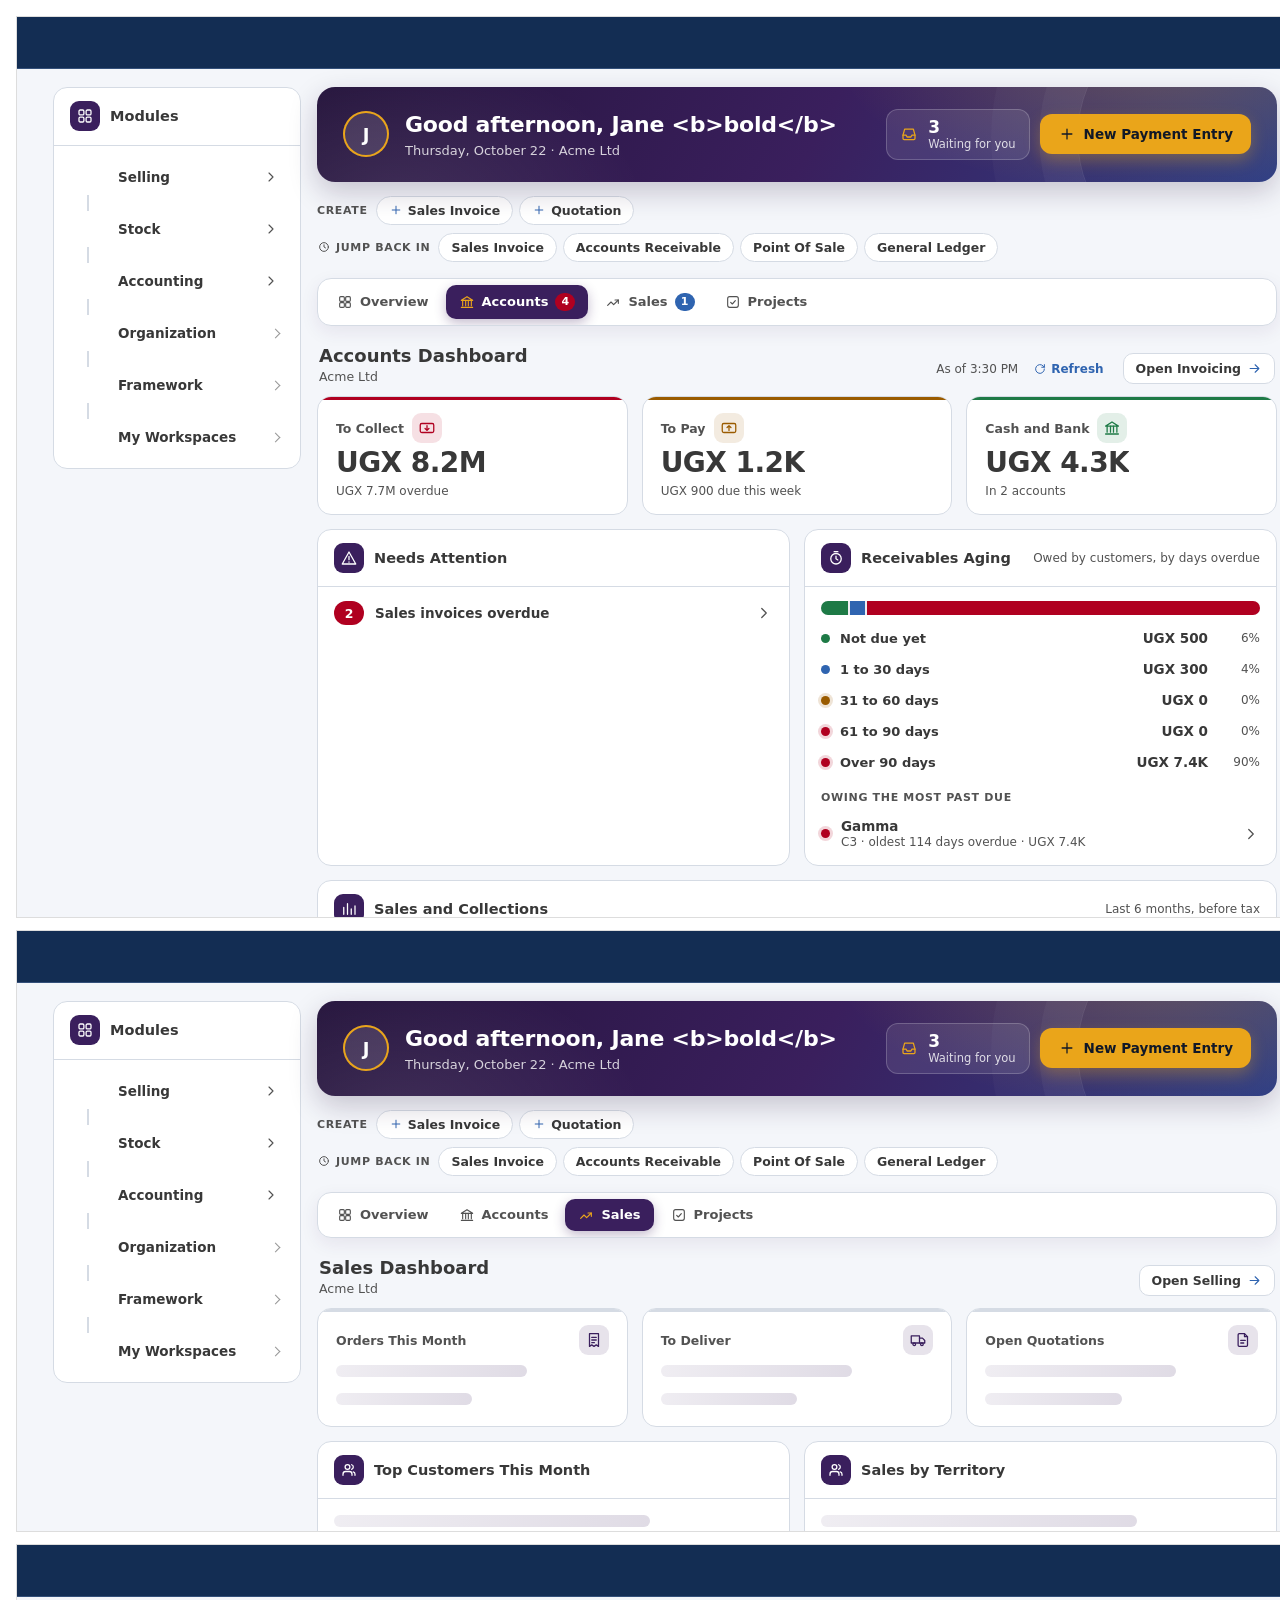
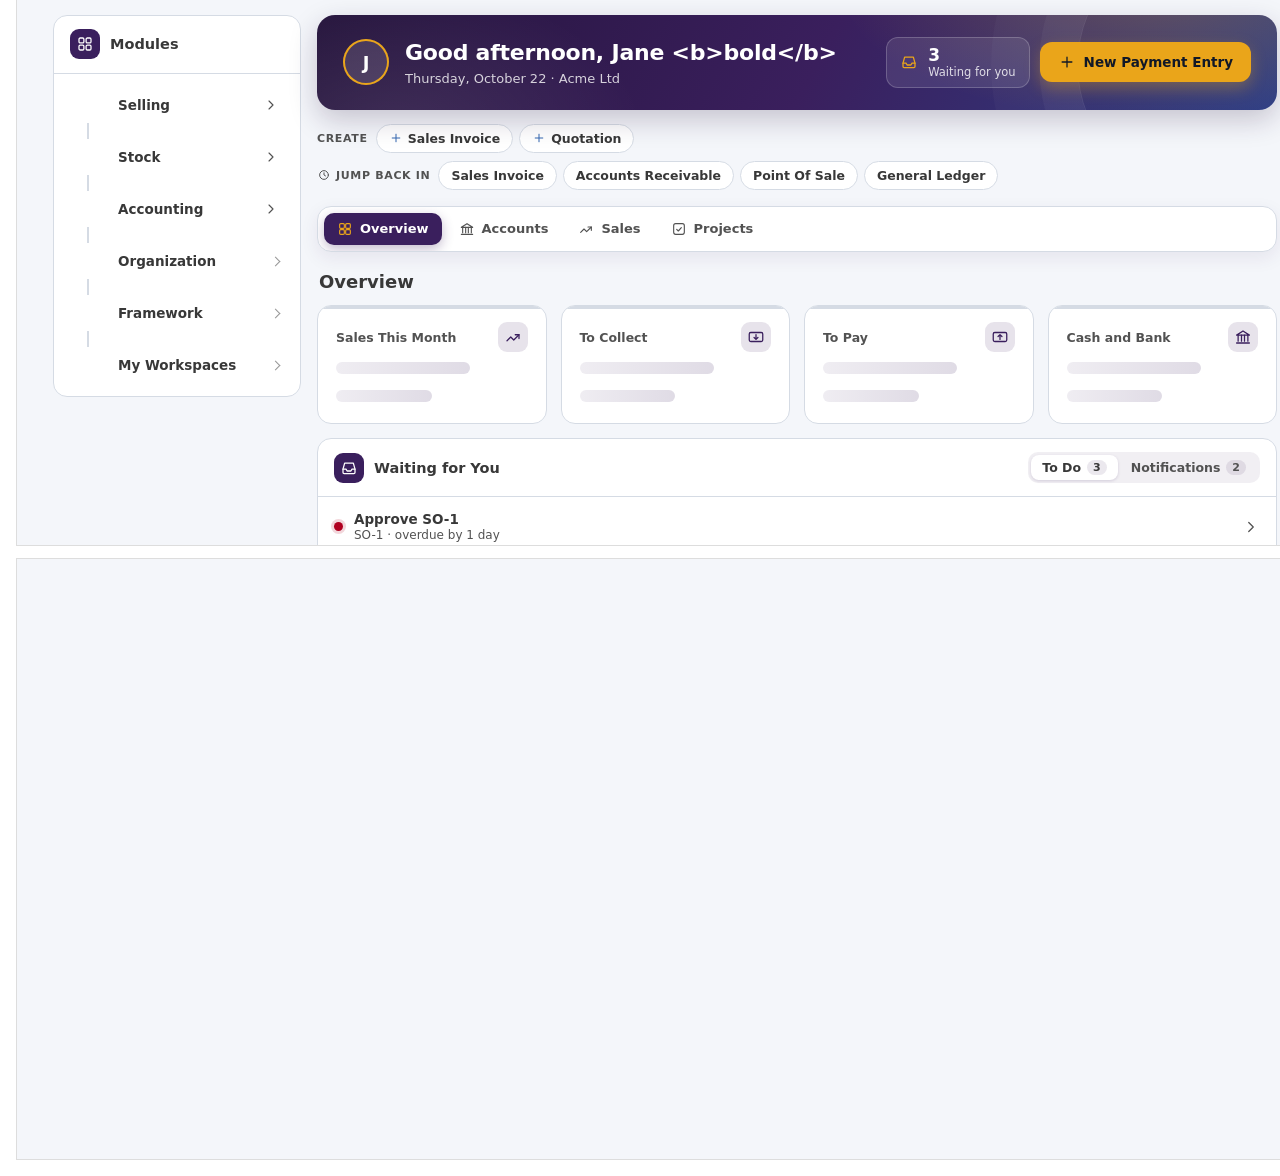
<file: tests/browser/home.html>
<!doctype html>
<html lang="en">
<head>
<meta charset="utf-8">
<title>home tests</title>
<!--
	The desk home (cyvetech_ui_home.js and cyvetech_ui_home.css) on a mock of
	Frappe v16's desk. Each case runs home_frame.html in a frame of its own,
	because the home's script reads its settings once, as the desk loads, and
	because a page cannot change the width of its own window.
-->
<script src="harness.js"></script>
<style>
	body { font: 13px system-ui; margin: 16px; }
	iframe { display: block; margin-bottom: 12px; border: 1px solid #ddd; }
</style>
</head>
<body>
<div id="results"></div>
<script>
	const CASES = [
		{ name: "main", width: 1280, height: 900 },
		{ name: "remember", width: 1280, height: 600 },
		{ name: "gone", width: 1280, height: 600 },
		{ name: "linked", width: 1280, height: 600 },
		{ name: "linked_late", width: 1280, height: 600 },
		{ name: "off", width: 1280, height: 600 },
		{ name: "hrms", width: 1280, height: 600 },
		{ name: "fail", width: 1280, height: 600 },
		{ name: "phone", width: 390, height: 800 },
		{ name: "wide", width: 1680, height: 900 },
	];

	(async function () {
		for (const one of CASES) {
			const frame = document.createElement("iframe");
			const swaps = location.search ? "&" + location.search.slice(1) : ""; // the same files, or the swapped ones
			frame.src = `home_frame.html?case=${one.name}${swaps}`;
			frame.width = one.width;
			frame.height = one.height;
			document.body.appendChild(frame);
			await new Promise((resolve) => {
				const started = Date.now();
				const wait = () => {
					if (frame.contentWindow && frame.contentWindow.test_summary) return resolve();
					// generous: a browser holds back the timers of a tab out of sight, and a slow case is not a stuck one
					if (Date.now() - started > 30000) {
						window.results.push({ label: `${one.name}: finished`, ok: false, got: "did not finish" });
						return resolve();
					}
					setTimeout(wait, 50);
				};
				wait();
			});
			((frame.contentWindow && frame.contentWindow.results) || []).forEach((r) => window.results.push(r));
		}
		report();
	})();
</script>
</body>
</html>
</file>
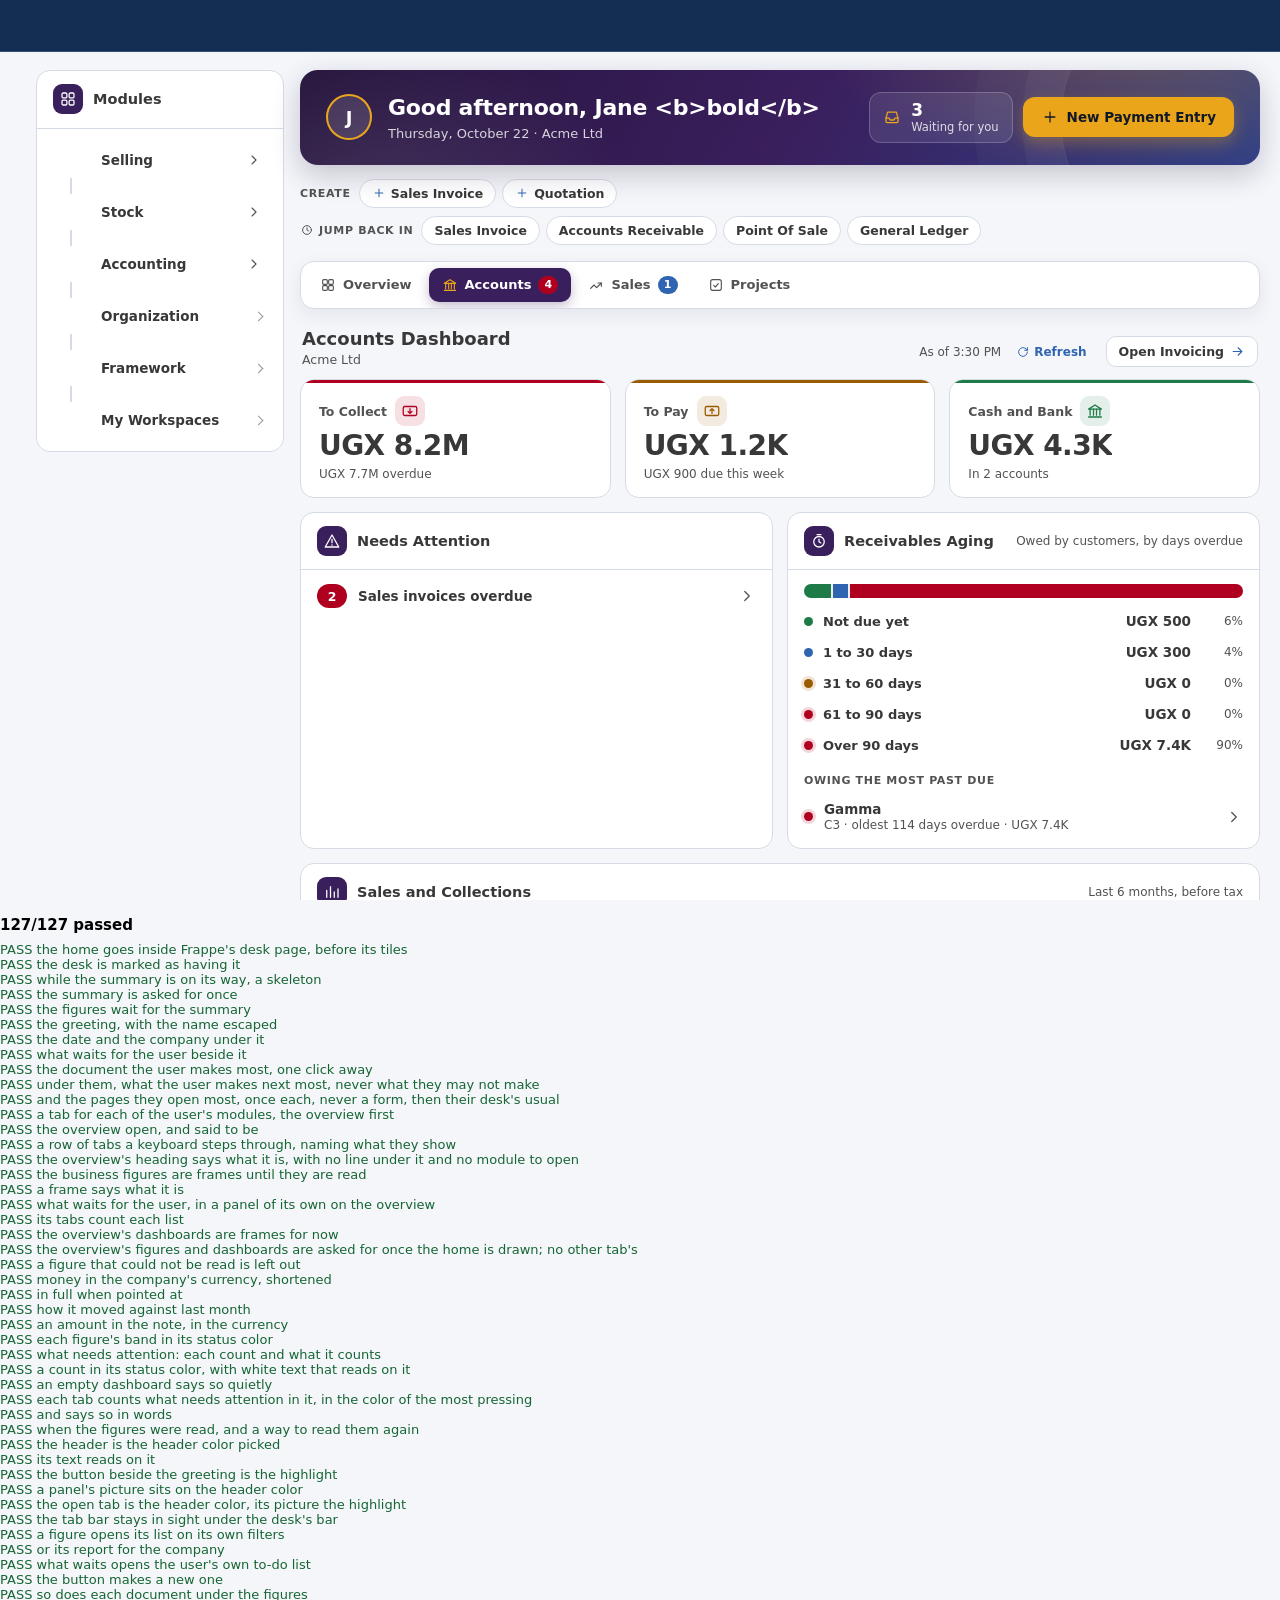
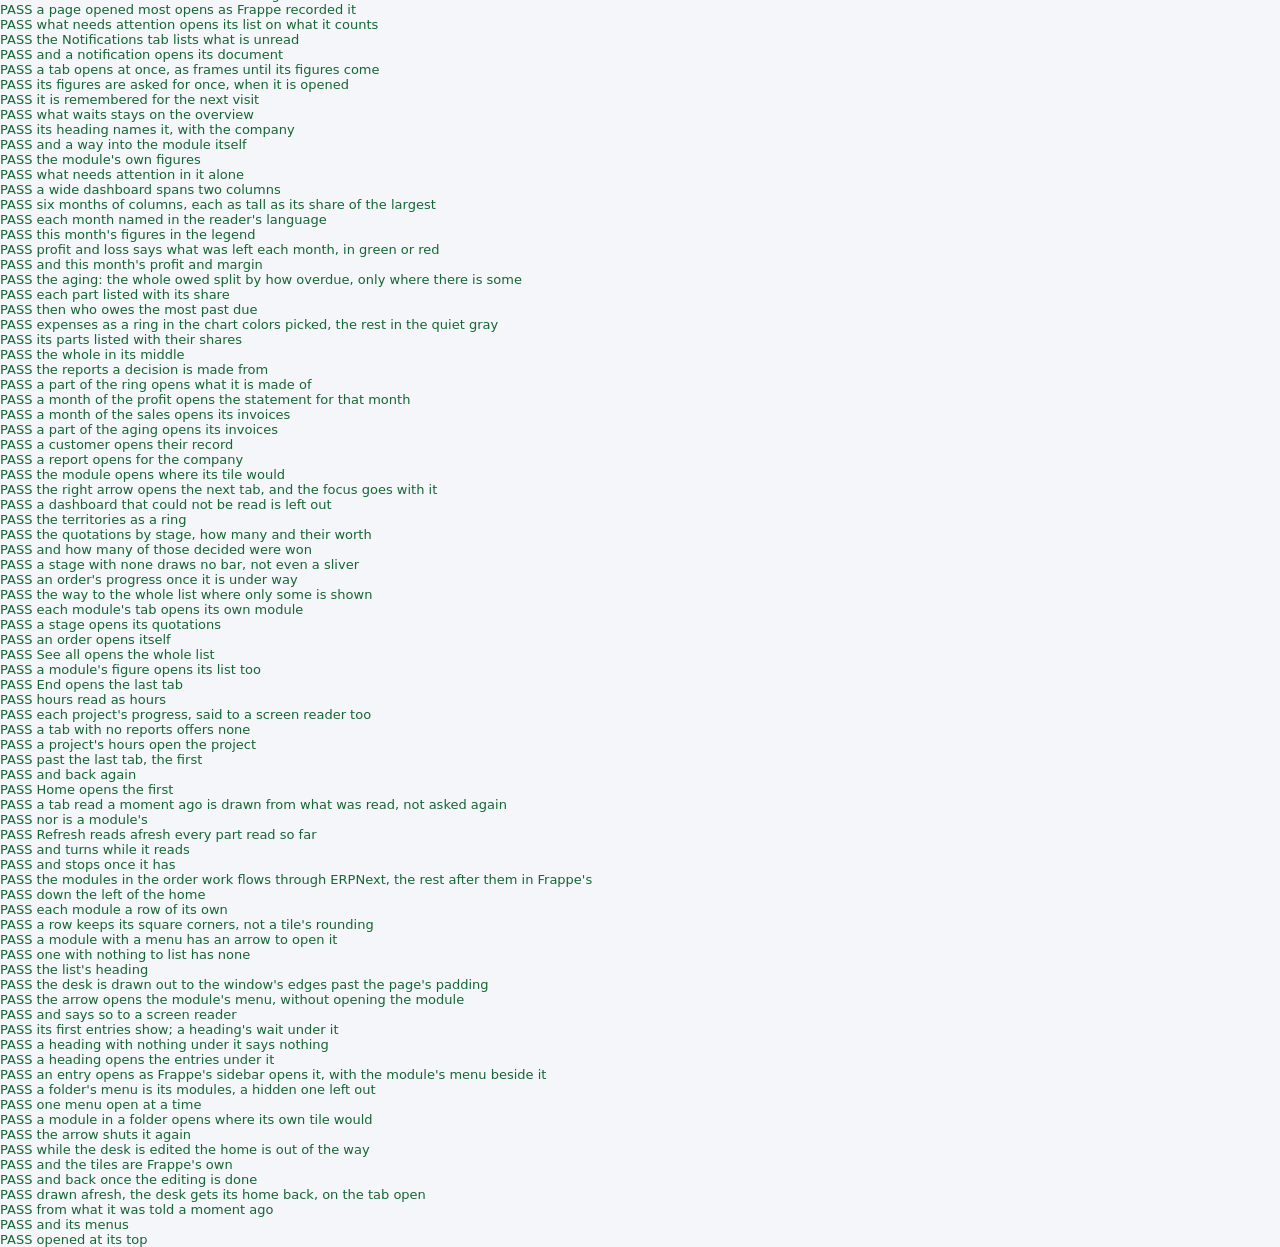
<file: tests/browser/home_frame.html>
<!doctype html>
<html lang="en" dir="ltr" data-theme="light">
<head>
<meta charset="utf-8">
<meta name="viewport" content="width=device-width, initial-scale=1.0">
<title>home tests: one case</title>
<!--
	Opened by home.html, once for each case (?case=main, remember, gone, linked, off, hrms,
	fail, phone, wide): the app's real home script and stylesheets on a mock of Frappe
	v16's desk page, whose own rules are copied below (desk/page/desktop/desktop.css), and
	a stand-in for the server's answers that the test hands over when it chooses.
-->
<style>
	*, *::before, *::after { box-sizing: border-box; }
	:root {
		--text-color: #383838; --text-muted: #525252; --card-bg: #ffffff; --border-color: #ededed; --bg-color: #ffffff;
		--desktop-icon-dimension: 44px; --desktop-navbar-height: 52px;
	}
	html, body { margin: 0; font: 13px system-ui; background: var(--bg-color); }
	.main-section { height: 100vh; overflow-y: auto; }
	.page-body { padding: 0 15px; }
	.desktop-navbar { height: 52px; position: sticky; top: 0; z-index: 4; background: #fff; border-bottom: 1px solid var(--border-color); }
	/* desk/page/desktop/desktop.css */
	.desktop-wrapper { max-width: 100%; width: 100%; margin-right: auto; margin-left: auto; padding: 0; }
	.desktop-container { display: flex; align-items: center; justify-content: center; flex-direction: row; }
	.desktop-container .icons-container { display: flex; flex-direction: column; gap: 10px; }
	.icons-container { margin-top: 60px; padding: 20px; }
	.icons { gap: 16px; display: grid; justify-items: center; grid-template-columns: repeat(6, 1fr); grid-template-rows: repeat(3, 1fr); }
	.desktop-icon { display: flex; height: 126px; width: 127px; flex-direction: column; align-items: center; gap: 12px; padding: 13px 16px 12px 16px; position: relative; }
	.icon-container { padding: 10px; border-radius: 16px; overflow: hidden; display: flex; align-items: center; justify-content: center; width: var(--desktop-icon-dimension); height: var(--desktop-icon-dimension); background: #2f64b0; }
	.icon-caption { text-align: center; text-wrap: nowrap; display: flex; justify-content: space-between; height: 35px; flex-direction: column; width: 100%; }
	.icon-title { font-weight: 600; font-size: 14px; overflow: hidden; text-overflow: ellipsis; white-space: nowrap; }
	.hide-button { display: none; }
</style>
<script src="harness.js"></script>
<script>load_app_file("/cyvetech_ui/public/css/cyvetech_ui.css")</script>
<script>load_app_file("/cyvetech_ui/public/css/cyvetech_ui_home.css")</script>
<script>
	window.CASE = new URLSearchParams(location.search).get("case") || "main";
	const TAB_KEY = "cyvetech_ui:home_tab";
	const MODULES = ["CRM", "Selling", "Buying", "Stock", "Manufacturing", "Subcontracting", "Accounting", "Projects",
		"Assets", "Quality", "Support", "Organization", "ERPNext Settings"];
	try {
		localStorage.removeItem(TAB_KEY);
		// the tab the viewer opened last time; "gone" is one of a module the user no longer has
		const kept = { remember: "selling", linked: "selling", gone: "manufacturing" }[CASE];
		if (kept) localStorage.setItem(TAB_KEY, kept);
	} catch (error) {
		// a browser that keeps nothing: the tab is not remembered
	}

	// jQuery as far as the app's scripts use it: what runs when the page is ready, and the desk's events
	window.handlers = {};
	window.$ = function (target) {
		if (typeof target === "function") {
			if (document.readyState === "loading") document.addEventListener("DOMContentLoaded", () => target());
			else setTimeout(target);
			return;
		}
		return {
			on(event, fn) {
				(window.handlers[event] = window.handlers[event] || []).push(fn);
			},
		};
	};
	window.trigger = (event) => (window.handlers[event] || []).forEach((fn) => fn({ type: event }));

	const link = (label, link_to, link_type = "DocType") => ({ type: "Link", label, link_to, link_type });
	const section = (label) => ({ type: "Section Break", label });
	window.frappe = make_frappe({
		cyvetech_ui: {
			theme: {
				enabled: 1, top_bar: 1, rounded: 1,
				// a header and status colors picked in the settings: the home must draw with these
				vars: {
					"--cvt-header": "#3a1f5d", "--cvt-header-deep": "#25143c", "--cvt-header-mid": "#2f3f86",
					"--cvt-on-header": "#ffffff", "--cvt-highlight": "#eaa51a", "--cvt-highlight-text": "#111827",
					"--cvt-accent": "#2f64b0", "--cvt-line": "#d5dbe4", "--cvt-band-overdue": "#b00020",
					"--cvt-band-today": "#9a5b00", "--cvt-band-soon": "#2f64b0", "--cvt-band-good": "#1e7a46",
					"--cvt-page-bg": "#f4f6fa", "--cvt-tile-radius": "16px",
				},
			},
			// the chart palette picked in the settings: the rings draw with it
			charts: { palette: ["#123456", "#654321", "#abcdef"], dark_palette: ["#222222"] },
			home: { enabled: CASE === "off" ? 0 : 1, modules: MODULES },
		},
		hrms_addon_home: CASE === "hrms" ? 1 : 0,
		workspace_sidebar_item: {
			selling: { items: [link("Home", "Selling", "Workspace"), link("Quotation", "Quotation"), link("Sales Order", "Sales Order"),
				section("POS"), link("POS Profile", "POS Profile"), section("Empty Heading"), section("Reports"),
				Object.assign(link("Sales Analytics", "Sales Analytics", "Report"), { report: { report_type: "Script Report", ref_doctype: "Sales Order" } })] },
			stock: { items: [link("Stock Entry", "Stock Entry")] },
			invoicing: { items: [link("Home", "Invoicing", "Workspace"), link("Sales Invoice", "Sales Invoice")] },
			payments: { items: [link("Payment Entry", "Payment Entry")] },
			projects: { items: [link("Home", "Projects", "Workspace"), link("Task", "Task")] },
		},
		desktop_icons: [
			{ label: "Accounting", icon_type: "Folder", hidden: 0 },
			{ label: "Invoicing", parent_icon: "Accounting", hidden: 0 },
			{ label: "Payments", parent_icon: "Accounting", hidden: 0 },
			{ label: "Budget", parent_icon: "Accounting", hidden: 1 },
			{ label: "Selling", parent_icon: "ERPNext", hidden: 0 },
			{ label: "Stock", parent_icon: "ERPNext", hidden: 0 },
		],
		frequently_visited_links: [
			{ route: "List/Sales Invoice/List", count: 30 },
			{ route: "Form/Sales Invoice/SINV-0001", count: 20 },
			{ route: "query-report/Accounts Receivable", count: 9 },
			{ route: "List/Sales Invoice/Report", count: 5 },
			{ route: "point-of-sale", count: 3 },
		],
	});
	frappe.workspaces = { selling: { public: 1 }, invoicing: { public: 1 }, projects: { public: 1 } };
	frappe.get_route = () => ["desktop"];
	frappe.routes = [];
	frappe.set_route = (...route) => {
		frappe.routes.push({ route: route.length === 1 ? route[0] : route, options: frappe.route_options });
		frappe.route_options = null;
	};
	// a module page's dashboard button asks for its tab as a route option (cyvetech_ui_module_pages.js)
	if (CASE === "linked" || CASE === "linked_late") frappe.route_options = { dashboard: "projects" };
	frappe.made = [];
	frappe.new_doc = (doctype) => frappe.made.push(doctype);
	frappe.model = { can_create: (doctype) => doctype !== "Journal Entry" };
	frappe.router = {
		slug: (name) => String(name).toLowerCase().replace(/ /g, "-"),
		is_app_route: (path) => path.startsWith("/desk") || path.startsWith("/app"),
	};
	frappe.utils.to_title_case = (text) => String(text).replace(/\b\w/g, (c) => c.toUpperCase());
	frappe.utils.get_filter_as_json = (filters) => JSON.stringify(filters);
	frappe.utils.generate_route = (args) => {
		const base = args.type === "Report" ? "/desk/query-report/" + args.name : "/desk/" + frappe.router.slug(args.name);
		const options = args.route_options ? "?" + new URLSearchParams(args.route_options).toString() : "";
		return base + options;
	};

	// the server, answering only when the test says so: "summary", or a part of the figures
	window.calls = [];
	window.waiting_calls = [];
	window.fetch = (url) => {
		calls.push(url);
		return new Promise((resolve) => waiting_calls.push({ url, resolve }));
	};
	const asked_for = (url, which) => (which === "summary" ? url.includes("home.summary") :
		url.includes("home.figures?part=" + which + "&") || url.endsWith("home.figures?part=" + which));
	window.answer = (which, message, ok = true) => {
		const at = waiting_calls.findIndex((call) => asked_for(call.url, which));
		if (at < 0) throw new Error("nothing asked for " + which + " in " + JSON.stringify(waiting_calls.map((call) => call.url)));
		const call = waiting_calls.splice(at, 1)[0];
		call.resolve({ ok, json: () => Promise.resolve({ message }) });
	};
	window.asked = (which) => calls.filter((url) => asked_for(url, which)).length;
</script>
<script>load_app_file("/cyvetech_ui/public/js/cyvetech_ui_desk.js")</script>
<script>load_app_file("/cyvetech_ui/public/js/cyvetech_ui_home.js")</script>
</head>
<body>
<div class="main-section" id="pane">
	<div class="page-container" data-page-route="desktop">
		<div class="page-body" id="page-body"></div>
	</div>
</div>
<script>
	const DESK = `
		<div class="desktop-wrapper">
			<header class="desktop-navbar navbar"><div class="navbar-home"><img id="brand-logo" alt=""></div></header>
			<div class="desktop-container">
				<div class="icons-container">
					<div class="icons">
						${["Framework", "Stock", "Accounting", "Selling", "Organization", "My Workspaces"]
							.map((label) => `<a class="desktop-icon" data-id="${label}" id="tile-${label.replace(/ /g, "-")}" style="text-decoration:none">` +
								`<div class="icon-container${label === "Accounting" ? " folder-icon" : ""}"></div>` +
								`<div class="icon-caption"><div class="icon-title">${label}</div></div>` +
								`<div class="hide-button" data-mode="hide">x</div></a>`)
							.join("")}
					</div>
				</div>
			</div>
			<div class="edit-mode-buttons"></div>
		</div>`;
	document.getElementById("page-body").innerHTML = DESK;
	// the desk's page not shown yet as the home's script arrives: a first visit, the desk drawn after
	if (CASE === "linked_late") document.querySelector(".page-container").style.display = "none";

	// what the summary says: the user's tabs, each with its figures and its dashboards as frames
	const frame = (key, label, kind = "money") => ({ key, label, kind, frame: 1 });
	const dash = (key, title, size = "normal") => ({ key, title, size });
	const SUMMARY = {
		greeting: "Good afternoon", first_name: "Jane <b>bold</b>", today: "2026-10-22", company: "Acme Ltd", currency: "UGX",
		waiting: {
			tasks: 3, overdue: 1, today: 1, unread: 2,
			items: [
				{ title: "Approve SO-1", doctype: "Sales Order", docname: "SO-1", when: "overdue by 1 day", band: "overdue" },
				{ title: "Call the bank", doctype: "ToDo", docname: "T-9", when: "due today", band: "today" },
			],
			notes: [{ title: "Payment received", doctype: "Payment Entry", docname: "PE-1", when: "", band: "none" }],
		},
		desks: ["finance", "sales"],
		cards: [frame("sales", "Sales This Month"), frame("receivable", "To Collect"), frame("payable", "To Pay"), frame("cash", "Cash and Bank")],
		tabs: [
			{ key: "overview", title: "Overview", icon: "overview", module: null, workspaces: [], cards: [],
				panels: [dash("attention", "Needs Attention"), dash("drafts", "Your Drafts")], reports: [] },
			{ key: "accounts", title: "Accounts", icon: "cash", module: "Accounts", workspaces: ["Invoicing", "Payments"],
				cards: [frame("receivable", "To Collect"), frame("payable", "To Pay"), frame("cash", "Cash and Bank")],
				panels: [dash("attention", "Needs Attention"), dash("trend", "Sales and Collections", "wide"), dash("profit", "Profit and Loss", "wide"),
					dash("aging", "Receivables Aging"), dash("expenses", "Expenses This Month")],
				reports: [{ label: "Balance Sheet", route: ["query-report", "Balance Sheet"] }, { label: "General Ledger", route: ["query-report", "General Ledger"] }] },
			{ key: "selling", title: "Sales", icon: "sales", module: "Selling", workspaces: ["Selling"],
				cards: [frame("orders", "Orders This Month"), frame("to_deliver", "To Deliver", "count"), frame("quotations", "Open Quotations", "count")],
				panels: [dash("customers", "Top Customers This Month"), dash("territories", "Sales by Territory"), dash("quotations", "Quotations, Last 90 Days"),
					dash("deliver", "Orders to Deliver")],
				reports: [{ label: "Sales Analytics", route: ["query-report", "Sales Analytics"] }] },
			{ key: "projects", title: "Projects", icon: "tasks", module: "Projects", workspaces: ["Projects"],
				cards: [frame("projects_open", "Open Projects", "count"), frame("hours", "Hours This Month", "hours")],
				panels: [dash("projects", "Projects in Progress"), dash("hours_by_project", "Hours by Project This Month")], reports: [] },
		],
		create: ["Payment Entry", "Sales Invoice", "Journal Entry", "Quotation"],
		links: [
			{ label: "Accounts Receivable", route: ["query-report", "Accounts Receivable"] },
			{ label: "General Ledger", route: ["query-report", "General Ledger"] },
		],
	};

	// what the server reads for each part, as home.figures answers
	const ACME = { company: "Acme Ltd" };
	const at = "2026-10-22 15:30:00";
	const part = (key, read) => ({ part: key, at, currency: "UGX", cards: [], tabs: { [key]: read } });
	const HEADLINE = {
		part: "cards", at, currency: "UGX",
		cards: [
			{ key: "sales", label: "Sales This Month", kind: "money", value: 1400000, note: "Against the same days last month", tone: "blue",
				change: { percent: 75, direction: "up" }, route: ["List", "Sales Invoice"],
				filters: { docstatus: 1, company: "Acme Ltd", posting_date: ["between", ["2026-10-01", "2026-10-22"]] } },
			{ key: "receivable", label: "To Collect", kind: "money", value: 8200000, note: { money: 7700000, words: "overdue" }, tone: "rose",
				route: ["query-report", "Accounts Receivable"], options: ACME },
			// To Pay could not be read: it is left out
			{ key: "cash", label: "Cash and Bank", kind: "money", value: 4250, note: "In 2 accounts", tone: "green",
				route: ["query-report", "General Ledger"], options: { company: "Acme Ltd", account: ["Cash - AL", "Stanbic - AL"] } },
		],
		tabs: {},
	};
	const OVERDUE = { key: "invoices_overdue", label: "Sales invoices overdue", value: 2, band: "overdue", route: ["List", "Sales Invoice"],
		filters: { docstatus: 1, outstanding_amount: [">", 0], due_date: ["<", "2026-10-22"], company: "Acme Ltd" } };
	const OVERVIEW = part("overview", {
		cards: [],
		panels: [
			{ key: "attention", title: "Needs Attention", kind: "attention", rows: [
				OVERDUE,
				{ key: "quotations_expiring", label: "Quotations expiring this week", value: 1, band: "soon", route: ["List", "Quotation"], filters: { docstatus: 1 } },
			] },
			{ key: "drafts", title: "Your Drafts", kind: "list", rows: [], total: 0, note: "From the last 60 days", empty: "No drafts left open" },
		],
		badges: { accounts: { value: 4, band: "overdue" }, selling: { value: 1, band: "soon" } },
	});
	const MONTHS = [["2026-05-01", "2026-05-31", 900, 400], ["2026-06-01", "2026-06-30", 1200, 1000], ["2026-07-01", "2026-07-31", 600, 700],
		["2026-08-01", "2026-08-31", 1500, 900], ["2026-09-01", "2026-09-30", 3000, 1200], ["2026-10-01", "2026-10-22", 1400, 600]];
	const ACCOUNTS = part("accounts", {
		cards: [HEADLINE.cards[1], { key: "payable", label: "To Pay", kind: "money", value: 1200, note: { money: 900, words: "due this week" }, tone: "amber",
			route: ["query-report", "Accounts Payable"], options: ACME }, HEADLINE.cards[2]],
		panels: [
			{ key: "attention", title: "Needs Attention", kind: "attention", rows: [OVERDUE] },
			{ key: "trend", title: "Sales and Collections", kind: "columns", note: "Last 6 months, before tax",
				series: [{ key: "billed", label: "Billed", band: "soon" }, { key: "collected", label: "Collected", band: "good" }],
				months: MONTHS.map(([from, to, billed, collected]) => ({ label: "", from, to, values: [billed, collected] })),
				route: ["List", "Sales Invoice"], day: "posting_date", filters: { docstatus: 1, company: "Acme Ltd" } },
			{ key: "profit", title: "Profit and Loss", kind: "columns", note: "Last 6 months, from the ledger",
				series: [{ key: "income", label: "Income", band: "good" }, { key: "expenses", label: "Expenses", band: "overdue" }],
				months: MONTHS.map(([from, to, income, spent]) => ({ label: "", from, to, values: [income, spent], net: income - spent })),
				net: { label: "Profit", margin: 57 }, route: ["query-report", "Profit and Loss Statement"], options: ACME },
			{ key: "aging", title: "Receivables Aging", kind: "aging", note: "Owed by customers, by days overdue",
				buckets: [
					{ key: "current", label: "Not due yet", value: 500, band: "good", filters: { due_date: [">=", "2026-10-22"] } },
					{ key: "d30", label: "1 to 30 days", value: 300, band: "soon", filters: { due_date: ["between", ["2026-09-22", "2026-10-21"]] } },
					{ key: "d60", label: "31 to 60 days", value: 0, band: "today", filters: {} },
					{ key: "d90", label: "61 to 90 days", value: 0, band: "overdue", filters: {} },
					{ key: "older", label: "Over 90 days", value: 7400, band: "overdue", filters: { due_date: ["<=", "2026-07-23"] } },
				],
				rows: [{ title: "Gamma", doctype: "Customer", docname: "C3", value: 7400, when: "oldest 114 days overdue", band: "overdue" }],
				route: ["List", "Sales Invoice"], filters: { docstatus: 1, outstanding_amount: [">", 0], company: "Acme Ltd" } },
			{ key: "expenses", title: "Expenses This Month", kind: "donut", money: 1, note: "Since the 1st", rows: [
				{ label: "Salaries", value: 400, key: "Salaries", route: ["query-report", "General Ledger"], options: { account: ["Salaries - AL"] } },
				{ label: "Rent", value: 300, key: "Rent", route: ["query-report", "General Ledger"], options: { account: ["Rent - AL"] } },
				{ label: "Everything else", value: 300, key: null, route: ["query-report", "General Ledger"], options: {} },
			] },
		],
	});
	const DELIVER = { docstatus: 1, status: ["in", ["To Deliver and Bill", "To Deliver"]] };
	const SELLING = part("selling", {
		cards: [
			{ key: "orders", label: "Orders This Month", kind: "money", value: 3000, note: "Before tax", tone: "blue", route: ["List", "Sales Order"], filters: {} },
			{ key: "to_deliver", label: "To Deliver", kind: "count", value: 2, note: "1 late", tone: "rose", route: ["List", "Sales Order"], filters: DELIVER },
			{ key: "quotations", label: "Open Quotations", kind: "count", value: 1, note: { money: 900, words: "quoted" }, tone: "navy", route: ["List", "Quotation"], filters: {} },
		],
		panels: [
			// Top Customers could not be read: it is left out
			{ key: "territories", title: "Sales by Territory", kind: "donut", money: 1, note: "Ordered this month", rows: [
				{ label: "Kampala", value: 2000, key: "Kampala", route: ["List", "Sales Order"], filters: { territory: "Kampala" } },
				{ label: "Mbarara", value: 1000, key: "Mbarara", route: ["List", "Sales Order"], filters: { territory: "Mbarara" } },
			] },
			{ key: "quotations", title: "Quotations, Last 90 Days", kind: "stages", won: 50, route: ["List", "Quotation"], filters: { docstatus: 1 }, stages: [
				{ key: "open", label: "Open", value: 1, amount: 900, band: "soon", filters: { status: ["in", ["Open", "Replied"]] } },
				{ key: "won", label: "Won", value: 1, amount: 1500, band: "good", filters: { status: ["in", ["Ordered", "Partially Ordered"]] } },
				{ key: "lost", label: "Lost", value: 1, amount: 300, band: "overdue", filters: { status: ["in", ["Lost"]] } },
				{ key: "expired", label: "Expired", value: 0, amount: 0, band: "none", filters: { status: ["in", ["Expired"]] } },
			] },
			{ key: "deliver", title: "Orders to Deliver", kind: "list", total: 9, route: ["List", "Sales Order"], filters: DELIVER,
				empty: "Every order is delivered", progress: "delivered", rows: [
					{ title: "Alpha", doctype: "Sales Order", docname: "SO-1", when: "overdue by 2 days", band: "overdue", value: 2360, progress: 0 },
					{ title: "Beta", doctype: "Sales Order", docname: "SO-2", when: "due in 8 days", band: "later", value: 1180, progress: 50 },
				] },
		],
	});
	const PROJECTS = part("projects", {
		cards: [
			{ key: "projects_open", label: "Open Projects", kind: "count", value: 2, note: "1 past their end date", tone: "rose", route: ["List", "Project"], filters: {} },
			{ key: "hours", label: "Hours This Month", kind: "hours", value: 12.5, note: "On submitted timesheets", tone: "blue", route: ["List", "Timesheet"], filters: {} },
		],
		panels: [
			{ key: "projects", title: "Projects in Progress", kind: "progress", total: 2, route: ["List", "Project"], filters: {}, rows: [
				{ title: "New Plant", doctype: "Project", docname: "PRJ-1", when: "overdue by 7 days", band: "overdue", progress: 40 },
				{ title: "Shop Fit", doctype: "Project", docname: "PRJ-2", when: "due in 39 days", band: "later", progress: 80 },
			] },
			{ key: "hours_by_project", title: "Hours by Project This Month", kind: "bars", hours: 1, rows: [
				{ label: "PRJ-1", value: 8, doctype: "Project", docname: "PRJ-1" }, { label: "No project", value: 4.5 },
			] },
		],
	});
	const READ = { overview: OVERVIEW, cards: HEADLINE, accounts: ACCOUNTS, selling: SELLING, projects: PROJECTS };

	const tick = () => new Promise((resolve) => setTimeout(resolve, 0));
	const settle = async () => { for (let i = 0; i < 6; i += 1) await tick(); };
	const $q = (selector) => document.querySelector(selector);
	const $all = (selector) => Array.from(document.querySelectorAll(selector));
	const text = (selector) => ($q(selector) ? $q(selector).textContent.replace(/\s+/g, " ").trim() : "(no element)");
	const click = (element) => element.dispatchEvent(new MouseEvent("click", { bubbles: true, cancelable: true }));
	const key = (element, name) => element.dispatchEvent(new KeyboardEvent("keydown", { key: name, bubbles: true, cancelable: true }));
	const last_route = () => frappe.routes[frappe.routes.length - 1];
	const same = (a, b) => JSON.stringify(a) === JSON.stringify(b);
	const tab_button = (name) => $q(`.cvt-home-tabbtn[data-tab="${name}"]`);
	const open_tab = () => ($q(".cvt-home-tabbtn.cvt-on") ? $q(".cvt-home-tabbtn.cvt-on").getAttribute("data-tab") : null);
	const kept = () => localStorage.getItem(TAB_KEY);
	const columns_of = (grid) => getComputedStyle(grid).gridTemplateColumns.split(" ").length;
	const GOLD = "rgb(234, 165, 26)", HEADER = "rgb(58, 31, 93)";

	// the summary, then the overview's figures and dashboards: what everybody lands on
	async function overview_case() {
		await settle();
		check("the home goes inside Frappe's desk page, before its tiles",
			$q(".desktop-wrapper > .cvt-home") && $q(".cvt-home").nextElementSibling === $q(".desktop-container"), $q(".desktop-wrapper").innerHTML.slice(0, 120));
		check("the desk is marked as having it", $q(".desktop-wrapper").classList.contains("cvt-has-home"), $q(".desktop-wrapper").className);
		check("while the summary is on its way, a skeleton", $all(".cvt-home .cvt-home-bone").length > 4, $all(".cvt-home .cvt-home-bone").length);
		check("the summary is asked for once", asked("summary") === 1, calls);
		check("the figures wait for the summary", !calls.some((url) => url.includes("home.figures")), calls);

		answer("summary", SUMMARY);
		await settle();
		check("the greeting, with the name escaped", text(".cvt-home-hero h2") === "Good afternoon, Jane <b>bold</b>" && !$q(".cvt-home-hero h2 b"), text(".cvt-home-hero h2"));
		check("the date and the company under it", text(".cvt-home-hero p").includes("Acme Ltd") && text(".cvt-home-hero p").includes("22"), text(".cvt-home-hero p"));
		check("what waits for the user beside it", text(".cvt-home-chip b") === "3" && text(".cvt-home-chip small") === "Waiting for you", text(".cvt-home-chip"));
		check("the document the user makes most, one click away", text(".cvt-home-action") === "New Payment Entry", text(".cvt-home-action"));
		const shortcuts = $all(".cvt-home-shortcut").map((chip) => chip.textContent.trim());
		check("under them, what the user makes next most, never what they may not make", same(shortcuts.slice(0, 2), ["Sales Invoice", "Quotation"]), shortcuts);
		check("and the pages they open most, once each, never a form, then their desk's usual",
			same(shortcuts.slice(2), ["Sales Invoice", "Accounts Receivable", "Point Of Sale", "General Ledger"]), shortcuts);

		const tabs = $all(".cvt-home-tabbtn").map((tab) => tab.textContent.trim());
		check("a tab for each of the user's modules, the overview first", same(tabs, ["Overview", "Accounts", "Sales", "Projects"]), tabs);
		check("the overview open, and said to be", open_tab() === "overview" && tab_button("overview").getAttribute("aria-selected") === "true" &&
			tab_button("accounts").getAttribute("aria-selected") === "false", open_tab());
		check("a row of tabs a keyboard steps through, naming what they show", $q(".cvt-home-tabbar").getAttribute("role") === "tablist" &&
			tab_button("overview").tabIndex === 0 && tab_button("accounts").tabIndex === -1 &&
			$q(".cvt-home-tabpanel").getAttribute("aria-labelledby") === "cvt-home-tab-overview", $q(".cvt-home-tabbar").outerHTML.slice(0, 160));
		check("the overview's heading says what it is, with no line under it and no module to open",
			text(".cvt-home-tabhead h3") === "Overview" && !$q(".cvt-home-tabhead p") && !$q(".cvt-home-into"),
			text(".cvt-home-tabhead"));
		check("the business figures are frames until they are read", $all(".cvt-home-card.cvt-home-frame").length === 4 && !$q(".cvt-home-card-value"),
			$all(".cvt-home-card").length);
		check("a frame says what it is", text('.cvt-home-frame[data-key="sales"] .cvt-home-card-label') === "Sales This Month", text('.cvt-home-frame[data-key="sales"]'));
		check("what waits for the user, in a panel of its own on the overview",
			text(".cvt-home-tabpanel .cvt-home-waiting .cvt-home-row-title") === "Approve SO-1" && $all(".cvt-home-waiting .cvt-home-row").length === 2, text(".cvt-home-waiting"));
		check("its tabs count each list", same($all(".cvt-home-tab").map((tab) => tab.textContent), ["To Do3", "Notifications2"]), $all(".cvt-home-tab").map((tab) => tab.textContent));
		check("the overview's dashboards are frames for now", $q('[data-panel="attention"] .cvt-home-bone') && $q('[data-panel="drafts"] .cvt-home-bone'),
			text(".cvt-home-grid").slice(0, 200));
		check("the overview's figures and dashboards are asked for once the home is drawn; no other tab's",
			asked("cards") === 1 && asked("overview") === 1 && asked("accounts") === 0 && asked("selling") === 0, calls);

		answer("overview", OVERVIEW);
		answer("cards", HEADLINE);
		await settle();
		const values = $all(".cvt-home-card-value").map((value) => value.textContent);
		check("a figure that could not be read is left out", same($all(".cvt-home-card").map((card) => card.getAttribute("data-key")), ["sales", "receivable", "cash"]),
			$all(".cvt-home-card").map((card) => card.getAttribute("data-key")));
		check("money in the company's currency, shortened", same(values, ["UGX 1.4M", "UGX 8.2M", "UGX 4.3K"]), values);
		check("in full when pointed at", ($q('[data-key="sales"] .cvt-home-card-value').getAttribute("title") || "").includes("1,400,000"),
			$q('[data-key="sales"] .cvt-home-card-value').getAttribute("title"));
		check("how it moved against last month", text('[data-key="sales"] .cvt-home-delta') === "75%" && $q('[data-key="sales"] .cvt-home-delta-up'),
			text('[data-key="sales"] .cvt-home-card-note'));
		check("an amount in the note, in the currency", text('[data-key="receivable"] .cvt-home-card-note') === "UGX 7.7M overdue", text('[data-key="receivable"] .cvt-home-card-note'));
		check("each figure's band in its status color", css('[data-key="cash"]', "background-color", "::before") === "rgb(30, 122, 70)" &&
			css('[data-key="receivable"]', "background-color", "::before") === "rgb(176, 0, 32)",
			[css('[data-key="cash"]', "background-color", "::before"), css('[data-key="receivable"]', "background-color", "::before")]);

		const attention = $all('[data-panel="attention"] .cvt-home-row');
		check("what needs attention: each count and what it counts", same(attention.map((row) => row.textContent.trim()),
			["2Sales invoices overdue", "1Quotations expiring this week"]), attention.map((row) => row.textContent.trim()));
		check("a count in its status color, with white text that reads on it",
			css('[data-panel="attention"] .cvt-home-count.cvt-band-overdue', "background-color") === "rgb(176, 0, 32)" &&
			contrast(css('[data-panel="attention"] .cvt-home-count', "color"), css('[data-panel="attention"] .cvt-home-count', "background-color")) >= 4.5,
			css('[data-panel="attention"] .cvt-home-count', "background-color"));
		check("an empty dashboard says so quietly", text('[data-panel="drafts"] .cvt-home-empty') === "No drafts left open", text('[data-panel="drafts"]'));
		const badge = $q('.cvt-home-tabbtn[data-tab="accounts"] .cvt-home-badge');
		check("each tab counts what needs attention in it, in the color of the most pressing", badge && badge.textContent === "4" &&
			css('.cvt-home-tabbtn[data-tab="accounts"] .cvt-home-badge', "background-color") === "rgb(176, 0, 32)" &&
			text('.cvt-home-tabbtn[data-tab="selling"] .cvt-home-badge') === "1" && !$q('.cvt-home-tabbtn[data-tab="projects"] .cvt-home-badge'),
			$all(".cvt-home-badge").map((one) => one.outerHTML));
		check("and says so in words", tab_button("accounts").getAttribute("title") === "4 need attention" && badge.getAttribute("aria-label") === "4 need attention",
			tab_button("accounts").outerHTML.slice(0, 300));
		check("when the figures were read, and a way to read them again", text(".cvt-home-tabhead .cvt-home-stamp").startsWith("As of") && $q(".cvt-home-tabhead .cvt-home-refresh"),
			text(".cvt-home-tabhead"));

		// the colors are the settings', not the stylesheet's
		check("the header is the header color picked", css(".cvt-home-hero", "background-image").includes(HEADER), css(".cvt-home-hero", "background-image"));
		check("its text reads on it", contrast(css(".cvt-home-hero h2", "color"), HEADER) >= 4.5, css(".cvt-home-hero h2", "color"));
		check("the button beside the greeting is the highlight", css(".cvt-home-action", "background-color") === GOLD, css(".cvt-home-action", "background-color"));
		check("a panel's picture sits on the header color", css(".cvt-home-panel-icon", "background-color") === HEADER, css(".cvt-home-panel-icon", "background-color"));
		check("the open tab is the header color, its picture the highlight", css(".cvt-home-tabbtn.cvt-on", "background-color") === HEADER &&
			css(".cvt-home-tabbtn.cvt-on .cvt-home-icon", "color") === GOLD, css(".cvt-home-tabbtn.cvt-on", "background-color"));
		check("the tab bar stays in sight under the desk's bar", css(".cvt-home-tabbar", "position") === "sticky" && css(".cvt-home-tabbar", "top") === "52px",
			[css(".cvt-home-tabbar", "position"), css(".cvt-home-tabbar", "top")]);

		// what each opens
		click($q('[data-key="sales"]'));
		check("a figure opens its list on its own filters", same(last_route(), { route: ["List", "Sales Invoice"], options: HEADLINE.cards[0].filters }), last_route());
		click($q('[data-key="receivable"]'));
		check("or its report for the company", same(last_route(), { route: ["query-report", "Accounts Receivable"], options: ACME }), last_route());
		click($q(".cvt-home-chip"));
		check("what waits opens the user's own to-do list", same(last_route(), { route: ["List", "ToDo"], options: { allocated_to: "jane@example.com", status: "Open" } }), last_route());
		click($q(".cvt-home-action"));
		check("the button makes a new one", same(frappe.made, ["Payment Entry"]), frappe.made);
		click($all(".cvt-home-shortcut")[1]);
		check("so does each document under the figures", same(frappe.made, ["Payment Entry", "Quotation"]), frappe.made);
		click($all(".cvt-home-shortcut")[3]);
		check("a page opened most opens as Frappe recorded it", same(last_route(), { route: "query-report/Accounts Receivable", options: null }), last_route());
		click(attention[0]);
		check("what needs attention opens its list on what it counts", same(last_route(), { route: ["List", "Sales Invoice"], options: OVERDUE.filters }), last_route());
		click($all(".cvt-home-tab")[1]);
		check("the Notifications tab lists what is unread", text(".cvt-home-waiting .cvt-home-row-title") === "Payment received", text(".cvt-home-waiting"));
		click($q(".cvt-home-waiting .cvt-home-row"));
		check("and a notification opens its document", same(last_route().route, ["Form", "Payment Entry", "PE-1"]), last_route());
	}

	// a module's tab: opened, read, drawn
	async function accounts_case() {
		click(tab_button("accounts"));
		await settle();
		check("a tab opens at once, as frames until its figures come", open_tab() === "accounts" && $all(".cvt-home-card.cvt-home-frame").length === 3 &&
			$q('[data-panel="trend"].cvt-home-wide .cvt-home-bone'), text(".cvt-home-tabpanel").slice(0, 120));
		check("its figures are asked for once, when it is opened", asked("accounts") === 1, calls);
		check("it is remembered for the next visit", kept() === "accounts", kept());
		check("what waits stays on the overview", !$q(".cvt-home-waiting"), "still there");
		check("its heading names it, with the company", text(".cvt-home-tabhead h3") === "Accounts Dashboard" && text(".cvt-home-tabhead p") === "Acme Ltd", text(".cvt-home-tabhead"));
		check("and a way into the module itself", text(".cvt-home-into") === "Open Invoicing", text(".cvt-home-into"));

		answer("accounts", ACCOUNTS);
		await settle();
		check("the module's own figures", same($all(".cvt-home-card-value").map((value) => value.textContent), ["UGX 8.2M", "UGX 1.2K", "UGX 4.3K"]),
			$all(".cvt-home-card-value").map((value) => value.textContent));
		check("what needs attention in it alone", same($all('[data-panel="attention"] .cvt-home-row-title').map((row) => row.textContent), ["Sales invoices overdue"]),
			text('[data-panel="attention"]'));
		const wide = $q('[data-panel="trend"]').getBoundingClientRect().width;
		const normal = $q('[data-panel="aging"]').getBoundingClientRect().width;
		check("a wide dashboard spans two columns", css('[data-panel="trend"]', "grid-column-start") === "span 2" && wide > normal * 1.9,
			[css('[data-panel="trend"]', "grid-column-start"), wide, normal]);

		const columns = $all('[data-panel="trend"] .cvt-home-column');
		const heights = columns.map((column) => Array.from(column.querySelectorAll("i")).map((bar) => bar.style.height));
		check("six months of columns, each as tall as its share of the largest", columns.length === 6 && same(heights[4], ["100%", "40%"]) &&
			same(heights[0], ["30%", "13%"]), heights);
		check("each month named in the reader's language", columns[0].querySelector(".cvt-home-column-label").textContent ===
			new Date(2026, 4, 1).toLocaleDateString(undefined, { month: "short" }), columns[0].textContent);
		check("this month's figures in the legend", text('[data-panel="trend"] .cvt-home-legend').includes("Billed UGX 1.4K") &&
			text('[data-panel="trend"] .cvt-home-legend').includes("Collected UGX 600"), text('[data-panel="trend"] .cvt-home-legend'));
		const nets = $all('[data-panel="profit"] .cvt-home-column-net');
		check("profit and loss says what was left each month, in green or red",
			nets.length === 6 && nets[2].textContent === "UGX -100" && nets[2].classList.contains("cvt-band-overdue") && nets[4].classList.contains("cvt-band-good"),
			nets.map((one) => one.outerHTML));
		check("and this month's profit and margin", text('[data-panel="profit"] .cvt-home-legend-figure') === "Profit UGX 800 · 57% of income",
			text('[data-panel="profit"] .cvt-home-legend'));

		const split = $all('[data-panel="aging"] .cvt-home-split > i').map((piece) => piece.style.width);
		check("the aging: the whole owed split by how overdue, only where there is some", same(split, ["6.1%", "3.66%", "90.24%"]), split);
		const older = $q('[data-panel="aging"] .cvt-home-bucket:last-child');
		check("each part listed with its share", $all('[data-panel="aging"] .cvt-home-bucket').length === 5 &&
			same([older.querySelector(".cvt-home-bar-label").textContent, older.querySelector("b").textContent, older.querySelector("small").textContent],
				["Over 90 days", "UGX 7.4K", "90%"]), older.textContent);
		check("then who owes the most past due", text('[data-panel="aging"] .cvt-home-row-title') === "Gamma", text('[data-panel="aging"]'));

		const ring = $q('[data-panel="expenses"] .cvt-home-donut-ring');
		const painted = ring ? getComputedStyle(ring).backgroundImage : "(no ring)";
		check("expenses as a ring in the chart colors picked, the rest in the quiet gray", painted.startsWith("conic-gradient(") &&
			painted.includes("rgb(18, 52, 86)") && painted.includes("rgb(101, 67, 33)") && painted.includes("rgb(100, 116, 139)"), painted);
		check("its parts listed with their shares", same($all('[data-panel="expenses"] .cvt-home-slice').map((slice) => [slice.querySelector(".cvt-home-bar-label").textContent,
			slice.querySelector("small").textContent]), [["Salaries", "40%"], ["Rent", "30%"], ["Everything else", "30%"]]), text('[data-panel="expenses"]'));
		check("the whole in its middle", text('[data-panel="expenses"] .cvt-home-donut-middle b') === "UGX 1K" &&
			text('[data-panel="expenses"] .cvt-home-donut-middle small') === "in all", text('[data-panel="expenses"] .cvt-home-donut-middle'));
		check("the reports a decision is made from", same($all(".cvt-home-report").map((row) => row.textContent.trim()), ["Balance Sheet", "General Ledger"]),
			text('[data-panel="reports"]'));

		click($all('[data-panel="expenses"] .cvt-home-slice')[0]);
		check("a part of the ring opens what it is made of", same(last_route(), { route: ["query-report", "General Ledger"], options: { account: ["Salaries - AL"] } }), last_route());
		click($all('[data-panel="profit"] .cvt-home-column')[0]);
		check("a month of the profit opens the statement for that month",
			same(last_route(), { route: ["query-report", "Profit and Loss Statement"], options: { company: "Acme Ltd", from_date: "2026-05-01", to_date: "2026-05-31" } }), last_route());
		click(columns[0]);
		check("a month of the sales opens its invoices", same(last_route().options, { docstatus: 1, company: "Acme Ltd", posting_date: ["between", ["2026-05-01", "2026-05-31"]] }), last_route());
		click($q('[data-panel="aging"] .cvt-home-bucket'));
		check("a part of the aging opens its invoices", same(last_route().options, { docstatus: 1, outstanding_amount: [">", 0], company: "Acme Ltd", due_date: [">=", "2026-10-22"] }),
			last_route());
		click($q('[data-panel="aging"] .cvt-home-row'));
		check("a customer opens their record", same(last_route().route, ["Form", "Customer", "C3"]), last_route());
		click($q(".cvt-home-report"));
		check("a report opens for the company", same(last_route(), { route: ["query-report", "Balance Sheet"], options: { company: "Acme Ltd" } }), last_route());
		click($q(".cvt-home-into"));
		check("the module opens where its tile would", same(last_route(), { route: "/desk/invoicing", options: { sidebar: "Invoicing" } }), last_route());
	}

	// the other tabs, by the keyboard
	async function keyboard_case() {
		tab_button("accounts").focus();
		key(tab_button("accounts"), "ArrowRight");
		await settle();
		check("the right arrow opens the next tab, and the focus goes with it", open_tab() === "selling" && document.activeElement === tab_button("selling"), open_tab());
		answer("selling", SELLING);
		await settle();
		check("a dashboard that could not be read is left out", !$q('[data-panel="customers"]') && $q('[data-panel="territories"]'), text(".cvt-home-tabpanel").slice(0, 200));
		check("the territories as a ring", $all('[data-panel="territories"] .cvt-home-slice').length === 2, text('[data-panel="territories"]'));
		const stages = $all('[data-panel="quotations"] .cvt-home-stage');
		check("the quotations by stage, how many and their worth", same(stages.map((stage) => [stage.querySelector(".cvt-home-bar-label").textContent,
			stage.querySelector("b").textContent, stage.querySelector("small").textContent]),
			[["Open", "1", "UGX 900"], ["Won", "1", "UGX 1.5K"], ["Lost", "1", "UGX 300"], ["Expired", "0", "UGX 0"]]), text('[data-panel="quotations"]'));
		check("and how many of those decided were won", text('[data-panel="quotations"] .cvt-home-legend') === "Won 50% of those decided", text('[data-panel="quotations"] .cvt-home-legend'));
		check("a stage with none draws no bar, not even a sliver", stages[0].querySelector(".cvt-home-bar-track > i") && !stages[3].querySelector(".cvt-home-bar-track > i"),
			stages[3].innerHTML);
		const orders = $all('[data-panel="deliver"] .cvt-home-row-meta').map((meta) => meta.textContent);
		check("an order's progress once it is under way", orders[1].includes("50% delivered") && !orders[0].includes("delivered"), orders);
		check("the way to the whole list where only some is shown", text('[data-panel="deliver"] .cvt-home-all') === "See all 9", text('[data-panel="deliver"]'));
		check("each module's tab opens its own module", text(".cvt-home-into") === "Open Selling", text(".cvt-home-tabhead"));

		click(stages[2]);
		check("a stage opens its quotations", same(last_route(), { route: ["List", "Quotation"], options: { docstatus: 1, status: ["in", ["Lost"]] } }), last_route());
		click($q('[data-panel="deliver"] .cvt-home-row'));
		check("an order opens itself", same(last_route().route, ["Form", "Sales Order", "SO-1"]), last_route());
		click($q('[data-panel="deliver"] .cvt-home-all'));
		check("See all opens the whole list", same(last_route(), { route: ["List", "Sales Order"], options: DELIVER }), last_route());
		click($q('[data-key="to_deliver"]'));
		check("a module's figure opens its list too", same(last_route(), { route: ["List", "Sales Order"], options: DELIVER }), last_route());

		key(tab_button("selling"), "End");
		await settle();
		check("End opens the last tab", open_tab() === "projects" && document.activeElement === tab_button("projects"), open_tab());
		answer("projects", PROJECTS);
		await settle();
		check("hours read as hours", text('[data-key="hours"] .cvt-home-card-value') === "12.5 h" &&
			text('[data-panel="hours_by_project"] .cvt-home-bar b') === "8 h", text('[data-panel="hours_by_project"]'));
		const progress = $all('[data-panel="projects"] [role="progressbar"]');
		check("each project's progress, said to a screen reader too", same(progress.map((bar) => bar.getAttribute("aria-valuenow")), ["40", "80"]) &&
			$all('[data-panel="projects"] .cvt-home-progress i')[0].style.width === "40%", progress.map((bar) => bar.outerHTML));
		check("a tab with no reports offers none", !$q('[data-panel="reports"]'), text('[data-panel="reports"]'));
		click($q('[data-panel="hours_by_project"] .cvt-home-bar'));
		check("a project's hours open the project", same(last_route().route, ["Form", "Project", "PRJ-1"]), last_route());

		key(tab_button("projects"), "ArrowRight");
		await settle();
		check("past the last tab, the first", open_tab() === "overview", open_tab());
		key(tab_button("overview"), "ArrowLeft");
		await settle();
		check("and back again", open_tab() === "projects", open_tab());
		key(tab_button("projects"), "Home");
		await settle();
		check("Home opens the first", open_tab() === "overview" && document.activeElement === tab_button("overview"), open_tab());
		check("a tab read a moment ago is drawn from what was read, not asked again", asked("overview") === 1 && asked("cards") === 1 && asked("projects") === 1, calls);

		click(tab_button("accounts"));
		await settle();
		check("nor is a module's", asked("accounts") === 1 && $q('[data-panel="profit"] .cvt-home-column'), calls);
		click($q(".cvt-home-tabhead .cvt-home-refresh"));
		await settle();
		check("Refresh reads afresh every part read so far", ["overview", "cards", "accounts", "selling", "projects"].every((which) =>
			calls.some((url) => url.includes("part=" + which + "&fresh=1"))), calls.slice(-6));
		check("and turns while it reads", $q(".cvt-home-refresh.cvt-busy"), $q(".cvt-home-refresh").className);
		Object.keys(READ).forEach((which) => answer(which, READ[which]));
		await settle();
		check("and stops once it has", $q(".cvt-home-refresh") && !$q(".cvt-home-refresh.cvt-busy") && $q('[data-panel="profit"] .cvt-home-column'), $q(".cvt-home-refresh").className);
	}

	async function main_case() {
		await overview_case();
		await accounts_case();
		await keyboard_case();
		rail_checks();
		rail_menus();
		layout_checks();
		await redrawn();
	}

	function rail_checks() {
		const tops = $all(".icons > .desktop-icon").sort((a, b) => a.getBoundingClientRect().top - b.getBoundingClientRect().top)
			.map((tile) => tile.getAttribute("data-id"));
		check("the modules in the order work flows through ERPNext, the rest after them in Frappe's",
			same(tops, ["Selling", "Stock", "Accounting", "Organization", "Framework", "My Workspaces"]), tops);
		const rail = $q(".desktop-container").getBoundingClientRect();
		const home = $q(".cvt-home").getBoundingClientRect();
		check("down the left of the home", Math.round(rail.width) === 248 && home.left >= rail.right + 15, [rail.left, rail.right, home.left]);
		check("each module a row of its own", Math.round($q("#tile-Selling").getBoundingClientRect().width) > 200, $q("#tile-Selling").getBoundingClientRect().width);
		check("a row keeps its square corners, not a tile's rounding", css("#tile-Selling", "border-top-left-radius") === "10px", css("#tile-Selling", "border-top-left-radius"));
		check("a module with a menu has an arrow to open it", $q("#tile-Selling .cvt-rail-toggle") && $q("#tile-Accounting .cvt-rail-toggle"), "no arrows");
		check("one with nothing to list has none", !$q("#tile-Organization .cvt-rail-toggle"), "an arrow");
		check("the list's heading", css(".desktop-container", "content", "::after") === '"Modules"', css(".desktop-container", "content", "::after"));
		const wrapper = $q(".desktop-wrapper").getBoundingClientRect();
		check("the desk is drawn out to the window's edges past the page's padding", Math.round(wrapper.left) === 0 && Math.round(wrapper.right) === Math.round($q("#pane").clientWidth),
			[wrapper.left, wrapper.right, $q("#pane").clientWidth]);
	}

	function rail_menus() {
		const selling = $q("#tile-Selling");
		const routes = frappe.routes.length;
		click(selling.querySelector(".cvt-rail-toggle"));
		check("the arrow opens the module's menu, without opening the module",
			selling.classList.contains("cvt-open") && css("#tile-Selling .cvt-rail-menu", "display") === "block" && frappe.routes.length === routes,
			[selling.className, frappe.routes.length - routes]);
		check("and says so to a screen reader", selling.querySelector(".cvt-rail-toggle").getAttribute("aria-expanded") === "true", "not expanded");
		const shown = Array.from(selling.querySelectorAll(".cvt-rail-link")).filter((link) => link.offsetParent).map((link) => link.textContent);
		check("its first entries show; a heading's wait under it", same(shown, ["Home", "Quotation", "Sales Order"]), shown);
		const headings = Array.from(selling.querySelectorAll(".cvt-rail-heading")).map((heading) => heading.textContent);
		check("a heading with nothing under it says nothing", same(headings, ["POS", "Reports"]), headings);
		click(selling.querySelector(".cvt-rail-heading"));
		check("a heading opens the entries under it", selling.querySelector(".cvt-rail-group").classList.contains("cvt-shown") &&
			Array.from(selling.querySelectorAll(".cvt-rail-link")).some((link) => link.textContent === "POS Profile" && link.offsetParent), "still shut");
		click(Array.from(selling.querySelectorAll(".cvt-rail-link")).find((link) => link.textContent === "Quotation"));
		check("an entry opens as Frappe's sidebar opens it, with the module's menu beside it",
			same(last_route(), { route: "/desk/quotation", options: { sidebar: "Selling" } }), last_route());
		const accounting = $q("#tile-Accounting");
		click(accounting.querySelector(".cvt-rail-toggle"));
		const modules = Array.from(accounting.querySelectorAll(".cvt-rail-link")).map((link) => link.textContent);
		check("a folder's menu is its modules, a hidden one left out", same(modules, ["Invoicing", "Payments"]), modules);
		check("one menu open at a time", !selling.classList.contains("cvt-open") && accounting.classList.contains("cvt-open"), [selling.className, accounting.className]);
		click(Array.from(accounting.querySelectorAll(".cvt-rail-link")).find((link) => link.textContent === "Payments"));
		check("a module in a folder opens where its own tile would", same(last_route(), { route: "/desk/payment-entry", options: { sidebar: "Payments" } }), last_route());
		click(accounting.querySelector(".cvt-rail-toggle"));
		check("the arrow shuts it again", !accounting.classList.contains("cvt-open"), accounting.className);
	}

	function layout_checks() {
		const wrapper = $q(".desktop-wrapper");
		wrapper.setAttribute("data-mode", "Edit");
		check("while the desk is edited the home is out of the way", css(".cvt-home", "display") === "none", css(".cvt-home", "display"));
		check("and the tiles are Frappe's own", Math.round($q("#tile-Selling").getBoundingClientRect().width) === 127, $q("#tile-Selling").getBoundingClientRect().width);
		wrapper.removeAttribute("data-mode");
		check("and back once the editing is done", css(".cvt-home", "display") !== "none", css(".cvt-home", "display"));
	}

	// Frappe draws the desk afresh each time it is come back to: the home goes back on, on the tab open, without asking again
	async function redrawn() {
		const asked_before = calls.length;
		document.getElementById("page-body").innerHTML = DESK;
		trigger("desktop_screen");
		await settle();
		check("drawn afresh, the desk gets its home back, on the tab open", $q(".desktop-wrapper > .cvt-home .cvt-home-hero") && open_tab() === "accounts", open_tab());
		check("from what it was told a moment ago", calls.length === asked_before, calls.slice(asked_before));
		check("and its menus", $q("#tile-Selling .cvt-rail-toggle"), "no menus");
		check("opened at its top", $q("#pane").scrollTop === 0, $q("#pane").scrollTop);
	}

	async function remember_case() {
		await settle();
		answer("summary", SUMMARY);
		await settle();
		check("the tab opened last time opens first", open_tab() === "selling" && asked("selling") === 1, [open_tab(), calls]);
		check("the overview's figures are not read until it is opened", asked("cards") === 0, calls);
		check("its dashboards are, for how much needs attention on each tab", asked("overview") === 1, calls);
	}

	async function gone_case() {
		await settle();
		answer("summary", SUMMARY);
		await settle();
		check("a tab remembered of a module the user no longer has: the overview", open_tab() === "overview" && asked("manufacturing") === 0, [open_tab(), calls]);
		check("and that is remembered instead", kept() === "overview", kept());
	}

	// A module page's dashboard button (cyvetech_ui_module_pages.js) asks for its tab
	async function linked_case() {
		await settle();
		answer("summary", SUMMARY);
		await settle();
		check("the tab a module page asks for opens, over the one remembered", open_tab() === "projects" && asked("projects") === 1, [open_tab(), calls]);
		check("the ask is taken off the route options, so the next list opened does not take it for a filter", frappe.route_options === null, frappe.route_options);
		check("and the tab it opened is remembered", kept() === "projects", kept());

		// the desk read already: another module page asks. Frappe shows the desk's page and says the page changed
		// (container.js), then draws the desk afresh (desktop.js)
		frappe.route_options = { dashboard: "accounts" };
		trigger("page-change");
		document.getElementById("page-body").innerHTML = DESK;
		trigger("desktop_screen");
		await settle();
		check("asked once the desk has been read, the tab opens too", open_tab() === "accounts" && asked("accounts") === 1, [open_tab(), calls]);
		check("on a home drawn afresh, once", $all(".cvt-home").length === 1 && $q(".cvt-home .cvt-home-hero"), $all(".cvt-home").length);

		// a router that carries it in the address, JSON-encoded, as Frappe writes route options
		history.replaceState(null, "", location.pathname + location.search + "&dashboard=" + encodeURIComponent(JSON.stringify("selling")) + "#top");
		trigger("page-change");
		await settle();
		check("asked for in the address, it opens", open_tab() === "selling", open_tab());
		const left = new URLSearchParams(location.search);
		check("and is taken off the address, the rest of it kept", !left.has("dashboard") && left.get("case") === "linked" && location.hash === "#top", location.href);

		// a tab the user does not have, beside another page's own option
		frappe.route_options = { dashboard: "manufacturing", sidebar: "Stock" };
		trigger("page-change");
		await settle();
		check("a tab the user does not have leaves the one open, and the other options alone",
			open_tab() === "selling" && same(frappe.route_options, { sidebar: "Stock" }), [open_tab(), frappe.route_options]);
		trigger("page-change");
		await settle();
		check("nor is the tab moved again by the same ask", open_tab() === "selling", open_tab());

		// another page on the screen: Frappe keeps the desk, hidden, and that page's options are its own
		$q(".page-container").style.display = "none";
		frappe.route_options = { dashboard: "accounts" };
		trigger("page-change");
		await settle();
		check("while another page is on the screen, its route options are left alone", same(frappe.route_options, { dashboard: "accounts" }), frappe.route_options);
		$q(".page-container").style.display = "";
	}

	// The first visit: the ask arrives before the desk is on the screen, and is taken once it is
	async function linked_late_case() {
		await settle();
		check("an ask is not taken while the desk is not on the screen", same(frappe.route_options, { dashboard: "projects" }), frappe.route_options);
		$q(".page-container").style.display = "";
		answer("summary", SUMMARY);
		await settle();
		check("the summary opens the tab asked for, once the desk is on the screen", open_tab() === "projects" && frappe.route_options === null,
			[open_tab(), frappe.route_options]);
	}

	async function off_case() {
		await settle();
		check("switched off in the settings: no home", !$q(".cvt-home") && !$q(".desktop-wrapper").classList.contains("cvt-has-home"), $q(".desktop-wrapper").className);
		check("nothing is asked of the server", calls.length === 0, calls);
		check("the tiles are Frappe's own", Math.round($q("#tile-Selling").getBoundingClientRect().width) === 127, $q("#tile-Selling").getBoundingClientRect().width);
	}

	async function hrms_case() {
		await settle();
		check("beside HRMS Addon's own desk home: this one stands aside", !$q(".cvt-home") && calls.length === 0, calls);
	}

	async function fail_case() {
		await settle();
		answer("summary", null, false);
		await settle();
		check("a summary that fails leaves the desk as Frappe drew it",
			!$q(".cvt-home") && !$q(".desktop-wrapper").classList.contains("cvt-has-home") && !$q(".cvt-rail-toggle"), $q(".desktop-wrapper").innerHTML.slice(0, 200));
		check("and its tiles as Frappe drew them", Math.round($q("#tile-Selling").getBoundingClientRect().width) === 127, $q("#tile-Selling").getBoundingClientRect().width);
		check("the figures are never asked for", !calls.some((url) => url.includes("figures")), calls);
		trigger("page-change");
		await settle();
		check("nor is the summary asked again at once", asked("summary") === 1, calls);
	}

	// the summary and the overview read, in a frame of the case's width
	async function overview_read() {
		await settle();
		answer("summary", SUMMARY);
		await settle();
		answer("overview", OVERVIEW);
		answer("cards", HEADLINE);
		await settle();
	}

	async function phone_case() {
		await overview_read();
		const home = $q(".cvt-home").getBoundingClientRect();
		const rail = $q(".desktop-container").getBoundingClientRect();
		check(`${innerWidth}px: the modules go under the home`, rail.top >= home.bottom, [home.bottom, rail.top]);
		const bar = $q(".cvt-home-tabbar");
		check(`${innerWidth}px: the tabs scroll sideways in their bar`, bar.scrollWidth > bar.clientWidth && css(".cvt-home-tabbar", "overflow-x") === "auto",
			[bar.scrollWidth, bar.clientWidth]);
		check(`${innerWidth}px: nothing else is wider than the window`, document.documentElement.scrollWidth <= innerWidth && $q("#pane").scrollWidth <= $q("#pane").clientWidth,
			[document.documentElement.scrollWidth, $q("#pane").scrollWidth, innerWidth]);
		const cards = $all(".cvt-home-card").map((card) => card.getBoundingClientRect());
		check(`${innerWidth}px: the figures two across`, Math.round(cards[0].top) === Math.round(cards[1].top) && cards[2].top > cards[0].top, cards.map((box) => box.top));
		check(`${innerWidth}px: the dashboards one under the other`, columns_of($q(".cvt-home-grid")) === 1 && $all(".cvt-home-grid > .cvt-home-panel").every((panel) =>
			Math.round(panel.getBoundingClientRect().width) === Math.round($q(".cvt-home-grid").getBoundingClientRect().width)),
			$all(".cvt-home-grid > .cvt-home-panel").map((panel) => panel.getBoundingClientRect().width));
		const in_sight = (button) => {
			const box = button.getBoundingClientRect();
			const shown = $q(".cvt-home-tabbar").getBoundingClientRect();
			return box.left >= shown.left - 0.5 && box.right <= shown.right + 0.5;
		};
		check(`${innerWidth}px: the open tab in sight`, in_sight(tab_button("overview")) && !in_sight(tab_button("projects")), bar.scrollLeft);
		click(tab_button("projects"));
		await settle();
		const most = $q(".cvt-home-tabbar").scrollWidth - $q(".cvt-home-tabbar").clientWidth;
		check(`${innerWidth}px: a tab opened past the edge is brought into sight`, open_tab() === "projects" && in_sight(tab_button("projects")),
			[$q(".cvt-home-tabbar").scrollLeft, most]);
		click(tab_button("selling"));
		await settle();
		check(`${innerWidth}px: one opened in sight leaves the bar where it was scrolled to`, open_tab() === "selling" &&
			Math.abs($q(".cvt-home-tabbar").scrollLeft - most) <= 1, [$q(".cvt-home-tabbar").scrollLeft, most]);
		key(tab_button("selling"), "Home");
		await settle();
		check(`${innerWidth}px: and back at the start for the first`, open_tab() === "overview" && in_sight(tab_button("overview")) && $q(".cvt-home-tabbar").scrollLeft === 0,
			$q(".cvt-home-tabbar").scrollLeft);
	}

	async function wide_case() {
		await overview_read();
		const cards = $all(".cvt-home-card").map((card) => Math.round(card.getBoundingClientRect().top));
		check(`${innerWidth}px: the figures in one row`, cards.length === 3 && cards.every((top) => top === cards[0]), cards);
		check(`${innerWidth}px: the dashboards three across`, columns_of($q(".cvt-home-grid")) === 3, getComputedStyle($q(".cvt-home-grid")).gridTemplateColumns);
		const waits = $q(".cvt-home-waiting").getBoundingClientRect().width;
		const beside = $q('[data-panel="attention"]').getBoundingClientRect().width;
		check(`${innerWidth}px: what waits is two of them wide`, css(".cvt-home-waiting", "grid-column-start") === "span 2" && waits > beside * 1.9,
			[css(".cvt-home-waiting", "grid-column-start"), waits, beside]);
	}

	(async function () {
		await new Promise((resolve) => {
			const started = Date.now();
			const wait = () => (innerWidth > 0 || Date.now() - started > 3000 ? resolve() : setTimeout(wait, 50));
			wait();
		});
		start_desk();
		const cases = { main: main_case, remember: remember_case, gone: gone_case, linked: linked_case, linked_late: linked_late_case,
			off: off_case, hrms: hrms_case, fail: fail_case, phone: phone_case, wide: wide_case };
		await cases[CASE]();
		try {
			localStorage.removeItem(TAB_KEY);
		} catch (error) {
			// nothing was kept
		}
		report();
	})().catch((error) => {
		check(`${CASE}: the test ran to the end`, false, String((error && error.stack) || error));
		report();
	});
</script>
</body>
</html>
</file>
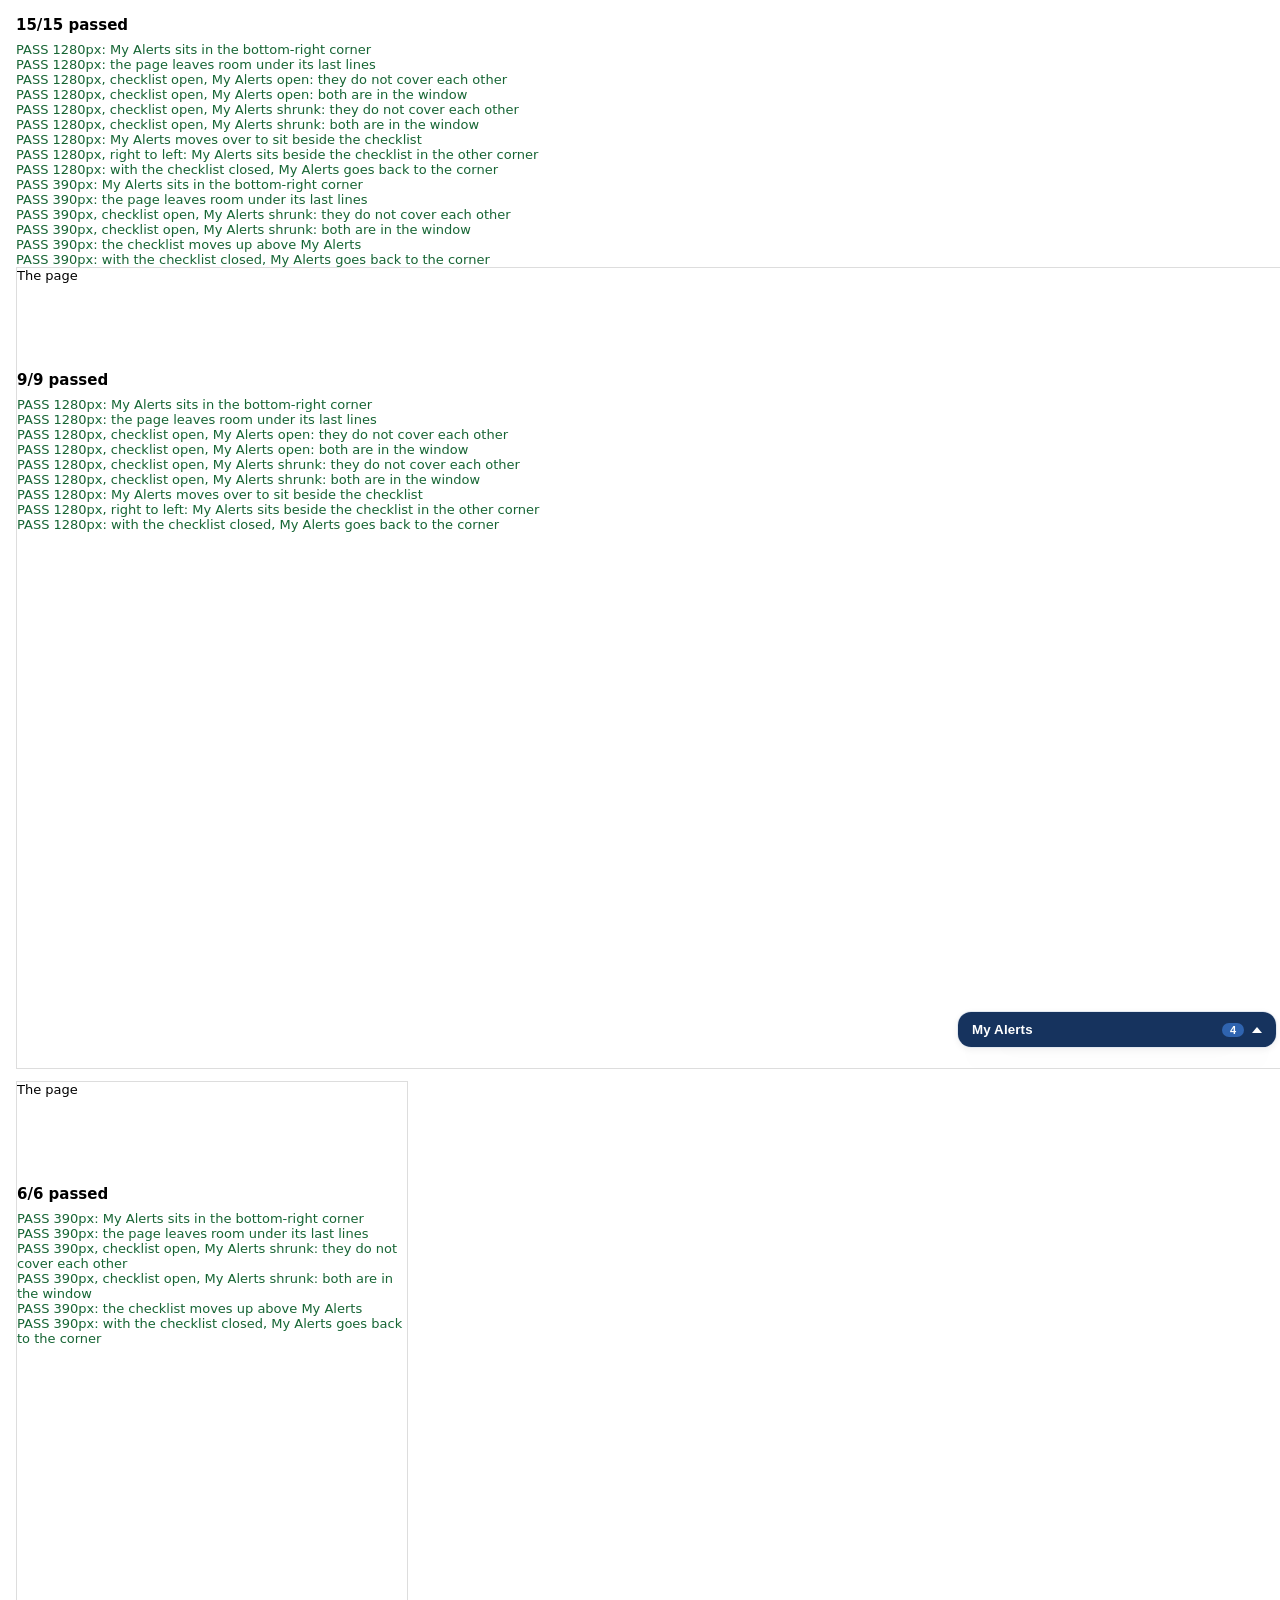
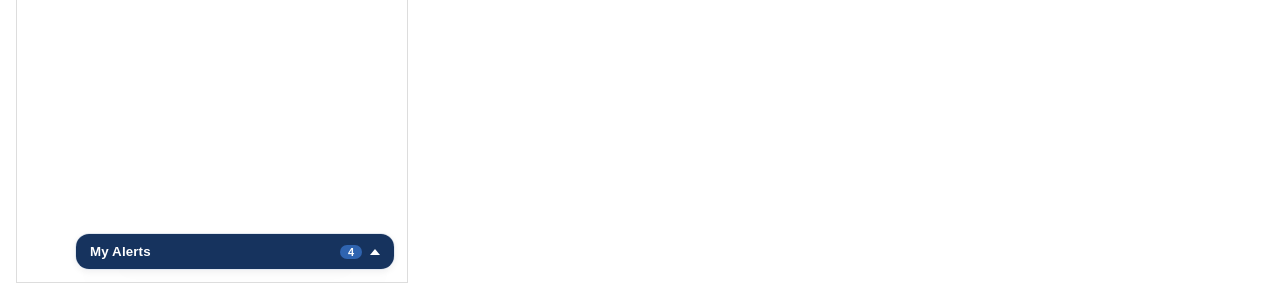
<file: tests/browser/layout.html>
<!doctype html>
<html lang="en">
<head>
<meta charset="utf-8">
<title>layout tests</title>
<!--
	My Alerts and Frappe's Getting Started checklist share the bottom-right
	corner. A page cannot change the width of its own window, so each width
	runs layout_frame.html in a frame of that size.
-->
<script src="harness.js"></script>
<style>
	body { font: 13px system-ui; margin: 16px; }
	iframe { display: block; margin-bottom: 12px; border: 1px solid #ddd; }
</style>
</head>
<body>
<div id="results"></div>
<script>
	const WINDOWS = [
		{ width: 1280, height: 800 },
		{ width: 390, height: 800 },
	];

	(async function () {
		for (const size of WINDOWS) {
			const frame = document.createElement("iframe");
			frame.src = "layout_frame.html" + location.search; // the same files
			frame.width = size.width;
			frame.height = size.height;
			document.body.appendChild(frame);
			await new Promise((resolve) => {
				const wait = () => (frame.contentWindow && frame.contentWindow.test_summary ? resolve() : setTimeout(wait, 50));
				wait();
			});
			frame.contentWindow.results.forEach((r) => window.results.push(r));
		}
		report();
	})();
</script>
</body>
</html>
</file>
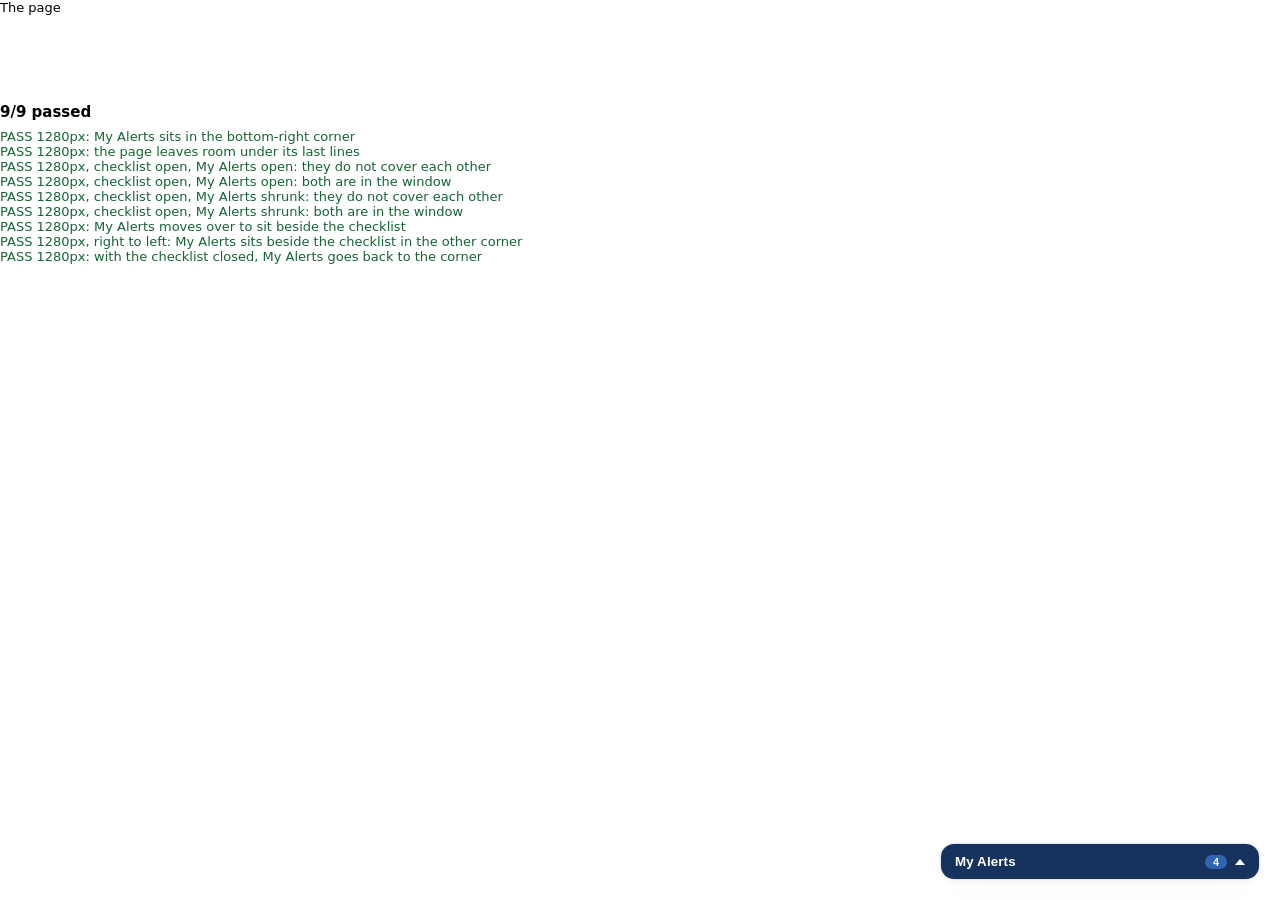
<file: tests/browser/layout_frame.html>
<!doctype html>
<html lang="en" dir="ltr" data-theme="light">
<head>
<meta charset="utf-8">
<meta name="viewport" content="width=device-width, initial-scale=1.0"><!-- as on the desk -->
<title>layout tests: one window width</title>
<!--
	Opened by layout.html at a desktop width and at a phone width: My Alerts
	(the app's real script and stylesheet) and Frappe's Getting Started
	checklist, which Frappe fixes to the same bottom-right corner.
-->
<style>
	*, *::before, *::after { box-sizing: border-box; } /* Bootstrap's reboot, as on the desk */
	body { margin: 0; font: 13px system-ui; }
	/* the checklist's own position and size (frappe/public/js/frappe/ui/user_onboarding/user_onboarding.bundle.js) */
	.onb-panel {
		position: fixed; inset-inline-end: 20px; bottom: 24px; width: 310px; max-height: 80vh;
		background: #fff; border-radius: 8px; box-shadow: 0 12px 40px rgba(0,0,0,0.15); padding: 16px;
		z-index: 1000; display: flex; flex-direction: column; overflow-y: auto;
	}
	.onb-panel .steps { height: 260px; }
</style>
<script src="harness.js"></script>
<script>load_app_file("/cyvetech_ui/public/css/cyvetech_ui.css")</script>
<script>
	const METHOD = "cyvetech_ui.cyvetech_ui.alerts.my_alerts";
	window.pending = [];
	window.frappe = make_frappe({ cyvetech_ui: { alerts: { panel: 1, popup: 0, seconds: 3, sound: 0 } } });
	frappe.xcall = (method) => (method === METHOD ? new Promise((resolve) => window.pending.push(resolve)) : Promise.resolve());
	frappe.realtime = { on() {} };
	frappe.router = { on() {} };
	frappe.datetime = { prettyDate: () => "just now" };
	frappe.user = { full_name: (user) => user };
	localStorage.removeItem("cyvetech_ui:alerts_collapsed");
</script>
<script>load_app_file("/cyvetech_ui/public/js/cyvetech_ui_alerts.js")</script>
</head>
<body>
<div class="main-section" id="page">The page</div>
<div class="body-sidebar-container"><div class="user-onboarding" id="mount"></div></div>
<script>
	const tick = () => new Promise((r) => setTimeout(r, 0));
	const box = (selector) => document.querySelector(selector).getBoundingClientRect();
	const overlap = (a, b) => a.left < b.right && b.left < a.right && a.top < b.bottom && b.top < a.bottom;
	const inside = (r) => r.left >= 0 && r.top >= 0 && r.right <= innerWidth && r.bottom <= innerHeight;
	const at = (r) => [r.left, r.top, r.right, r.bottom].map(Math.round).join(",");
	const near = (value, expected) => Math.abs(value - expected) <= 1; // a scaled window lands on fractions of a pixel
	let W, H, side_by_side, margin;

	function shrink(shrunk) {
		const panel = document.querySelector(".cvt-alerts");
		if (panel.classList.contains("cvt-alerts-collapsed") !== shrunk) panel.querySelector(".cvt-alerts-head").click();
	}

	(async function () {
		// a frame or tab that is not drawn yet has no size: wait for one
		await new Promise((resolve) => {
			const started = Date.now();
			const wait = () => (innerWidth > 0 || Date.now() - started > 3000 ? resolve() : setTimeout(wait, 50));
			wait();
		});
		[W, H] = [innerWidth, innerHeight];
		side_by_side = W >= 720;
		margin = W >= 768 ? 20 : 12;
		if (!W || !H) throw new Error("the window has no size to lay things out in");

		start_desk();
		const rows = [1, 2, 3, 4].map((i) => ({
			kind: "assignment", key: `TODO-${i}`, urgency: "soon", when: "due in 3 days",
			title: `Task ${i}`, doctype: "ToDo", docname: `TODO-${i}`, created: "2026-09-28 09:00:00",
		}));
		window.pending.shift()({ alerts: rows, total: 4, band: "soon" });
		await tick();
		await tick();

		const alone = box(".cvt-alerts");
		check(`${W}px: My Alerts sits in the bottom-right corner`,
			near(W - alone.right, margin) && near(H - alone.bottom, margin), at(alone));
		check(`${W}px: the page leaves room under its last lines`, css("#page", "padding-bottom") === "72px", css("#page", "padding-bottom"));

		// Frappe opens the checklist
		document.getElementById("mount").innerHTML = '<div class="onb-panel"><b>Getting Started</b><div class="steps"></div></div>';
		for (const shrunk of side_by_side ? [false, true] : [true]) {
			shrink(shrunk);
			const a = box(".cvt-alerts");
			const o = box(".onb-panel");
			const state = shrunk ? "shrunk" : "open";
			check(`${W}px, checklist open, My Alerts ${state}: they do not cover each other`, !overlap(a, o), { alerts: at(a), checklist: at(o) });
			check(`${W}px, checklist open, My Alerts ${state}: both are in the window`, inside(a) && inside(o), { alerts: at(a), checklist: at(o) });
		}
		const a = box(".cvt-alerts");
		const o = box(".onb-panel");
		if (side_by_side) {
			check(`${W}px: My Alerts moves over to sit beside the checklist`, near(o.left - a.right, 16), { alerts: at(a), checklist: at(o) });

			// in a right-to-left language, both take the bottom-left corner
			document.documentElement.dir = "rtl";
			const ra = box(".cvt-alerts");
			const ro = box(".onb-panel");
			check(`${W}px, right to left: My Alerts sits beside the checklist in the other corner`,
				near(ro.left, 20) && near(ra.left - ro.right, 16), { alerts: at(ra), checklist: at(ro) });
			document.documentElement.dir = "ltr";
		} else {
			check(`${W}px: the checklist moves up above My Alerts`, o.bottom <= a.top, { alerts: at(a), checklist: at(o) });
		}

		// the checklist is closed
		document.getElementById("mount").innerHTML = "";
		const back = box(".cvt-alerts");
		check(`${W}px: with the checklist closed, My Alerts goes back to the corner`, near(W - back.right, margin), at(back));

		localStorage.removeItem("cyvetech_ui:alerts_collapsed");
		report();
	})().catch((error) => {
		check("the test ran to the end", false, String((error && error.stack) || error));
		report();
	});
</script>
</body>
</html>
</file>
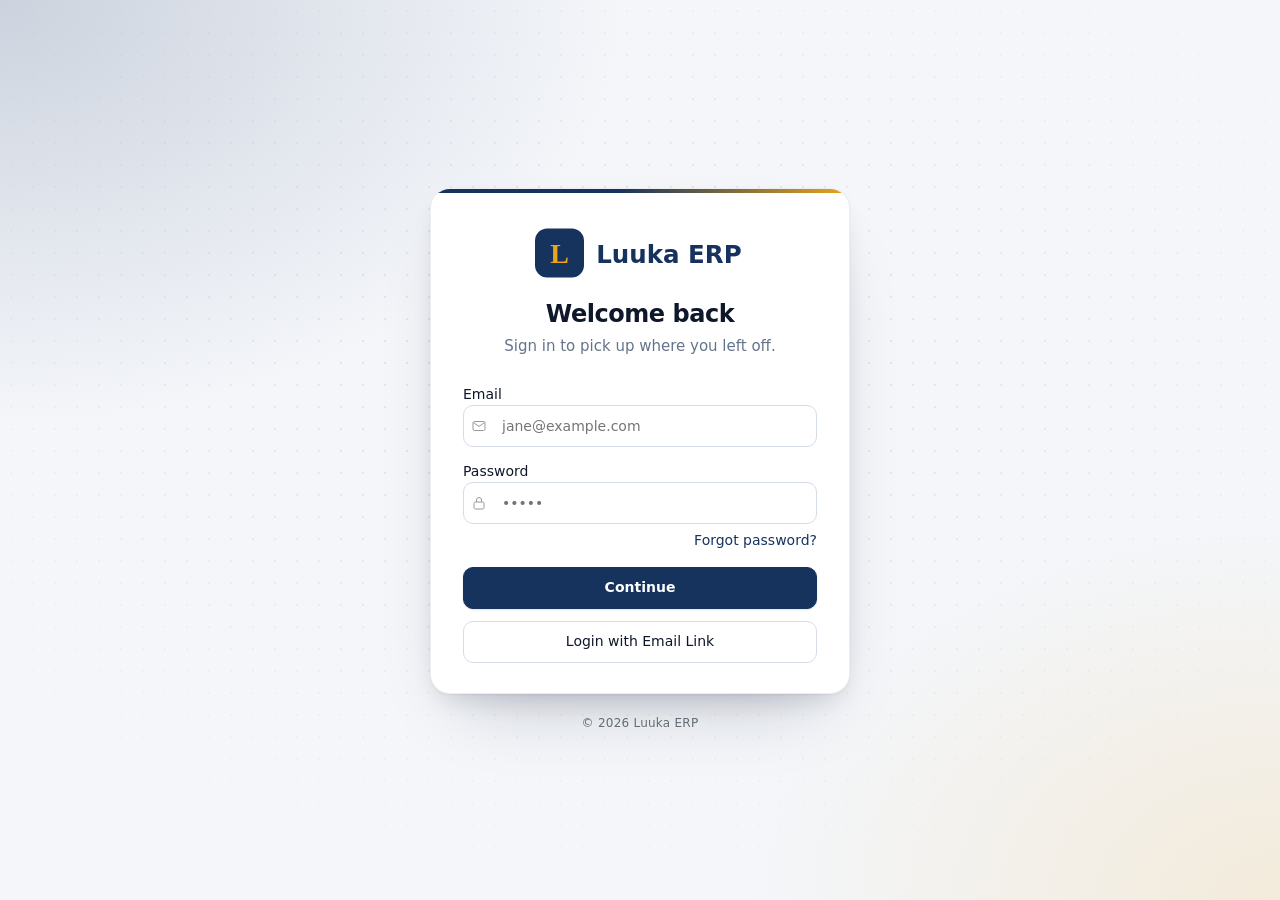
<file: tests/browser/login_preview.html>
<!doctype html>
<html lang="en">
<head>
<meta charset="utf-8">
<meta name="viewport" content="width=device-width, initial-scale=1">
<title>Sign-in page preview</title>
<!--
	A static stand-in for the sign-in page, to see and test the app's
	stylesheet and script without a bench: the markup Frappe v16 renders
	(templates/web.html and www/login.html) inside this app's wrapper
	(cyvetech_ui/www/login.html), with the shipped default colors. The rules
	of Frappe's own login.bundle.css that this app's styles meet are copied
	below with their selectors, so the same rules win here as on a site.

	?photo=big    a 2000 px wide photo behind the card
	?photo=small  a small picture (the logo) set as the photo: not used
	?nologo=1     no logo uploaded
	#forgot       the forgot-password step
	?use:<file>=<url>  another copy of one of the app's files (harness.js)
-->
<style>
	/* the website's base (Bootstrap's reboot and buttons, roughly) */
	*, *::before, *::after { box-sizing: border-box; }
	body { margin: 0; font: 14px/1.5 system-ui, -apple-system, "Segoe UI", sans-serif; color: #383838; background: #fff; }
	h1, h4, p { margin-top: 0; }
	a { text-decoration: none; }
	.form-group { margin: 0; }
	.form-control { display: block; width: 100%; font: inherit; }
	.btn { display: inline-block; font: inherit; line-height: 1.4; cursor: pointer; border: 1px solid transparent; }
	.btn-block { display: block; width: 100%; }
	.page-card { border: 1px solid #ededed; box-shadow: 0 2px 6px rgba(0, 0, 0, 0.08); }

	/* Frappe v16's login.bundle.css (public/scss/login.bundle.scss): the rules this app's meet */
	body .page-content-wrapper { min-height: calc(100vh - 220px); padding-top: 60px; }
	.for-forgot, .for-login-with-email-link, .for-signup, .for-email-login { display: none; }
	.for-login .page-card, .for-forgot .page-card {
		padding: 24px; background-color: #fff; max-width: 371px; width: 100%; margin: 0 auto;
		border-radius: 12px; display: flex; flex-direction: column; gap: 24px;
	}
	@media (max-width: 575px) {
		.for-login .page-card, .for-forgot .page-card { max-width: 100%; min-height: 100svh; border-radius: 0; border: none; padding: 60px 32px 32px; }
	}
	.for-login .page-card form, .for-forgot .page-card form { display: flex; flex-direction: column; gap: 16px; margin: 0; }
	.for-login .page-card .page-card-actions, .for-forgot .page-card .page-card-actions { display: flex; flex-direction: column; gap: 12px; }
	.for-login .page-card .page-card-actions .btn-login, .for-forgot .page-card .page-card-actions .btn-signup { height: 28px; border-radius: 6px; background: #171717; color: #fff; }
	.for-login .page-card .page-card-actions .btn-login-option { height: 28px; border-radius: 6px; background: #f3f3f3; color: #383838; text-align: center; }
	.for-login .page-card .page-card-body, .for-forgot .page-card .page-card-body { display: flex; flex-direction: column; gap: 14px; }
	.for-login .page-card .page-card-body input[type="text"],
	.for-login .page-card .page-card-body input[type="password"],
	.for-forgot .page-card .page-card-body input[type="email"] { border: 1px solid #e2e2e2; height: 28px; padding: 6px 8px; border-radius: 6px; background-color: #fff; }
	.for-login .page-card .page-card-body .form-label, .for-forgot .page-card .page-card-body .form-label { color: #7c7c7c; margin-bottom: 0; }
	.for-login .page-card .page-card-body .forgot-password-message { text-align: right; margin: 6px 0 0; }
	.for-login .page-card .page-card-body .forgot-password-message > * { color: #7c7c7c; }
	.for-login .page-card .page-card-body .field-icon, .for-forgot .page-card .page-card-body .field-icon { left: 8px; top: 50%; transform: translateY(-50%); position: absolute; z-index: 2; fill: none; stroke: #999; }
	.for-login .page-card .page-card-body .email-field, .for-login .page-card .page-card-body .password-field,
	.for-forgot .page-card .page-card-body .email-field { position: relative; width: 100%; }
	.for-login .page-card .page-card-body .email-field input, .for-login .page-card .page-card-body .password-field input,
	.for-forgot .page-card .page-card-body .email-field input { padding-left: 38px; }
	.page-card-head { padding: 0; margin: 0; text-align: left; display: flex; flex-direction: column; align-items: flex-start; gap: 16px; }
	.page-card-head img.app-logo { max-height: 32px; width: auto; }
	.page-card-head .page-card-head-text { display: flex; flex-direction: column; gap: 6px; align-self: stretch; }
	.page-card-head h4 { margin: 0; font-size: 20px; font-weight: 700; color: #171717; }
	.page-card-head .page-card-subtitle { margin: 0; color: #525252; }
	.sign-up-message { text-align: center; margin: 0; }
</style>
<script src="harness.js"></script>
<script>load_app_file("/cyvetech_ui/public/css/cyvetech_ui_login.css")</script>
<style>
	/* what login.html prints from the settings (login_rules.py), shipped defaults */
	:root {
		--cvt-login-brand: #16335E;
		--cvt-login-accent: #EAA51A;
		--cvt-login-glow: #16335E2E;
		--cvt-login-glow-accent: #EAA51A24;
		--cvt-login-button: #16335E;
		--cvt-login-button-hover: #122A4D;
		--cvt-login-button-text: #FFFFFF;
		--cvt-login-link: #16335E;
		--cvt-login-background: #F4F6FA;
		--cvt-login-on-background: #111827;
		--cvt-login-dots: #1118271A;
	}
</style>
</head>
<body data-path="login">
<div class="page-content-wrapper">
	<div class="page-breadcrumbs"></div>
	<main class="container">
		<div class="page-header-wrapper"><div class="page-header"></div></div>
		<div class="page_content">
			<div class="cvt-login cvt-login-has-logo" id="cvt-login">
				<div class="cvt-login-backdrop" aria-hidden="true"></div>
				<div class="cvt-login-main">
					<div class="cvt-login-card">
						<header class="cvt-login-header">
							<img class="cvt-login-logo" id="logo" alt="Luuka ERP" src="data:image/svg+xml;utf8,%3Csvg xmlns='http://www.w3.org/2000/svg' width='240' height='64' viewBox='0 0 240 64'%3E%3Crect x='0' y='4' width='56' height='56' rx='14' fill='%2316335E'/%3E%3Ctext x='28' y='43' font-family='Georgia' font-size='32' font-weight='700' fill='%23EAA51A' text-anchor='middle'%3EL%3C/text%3E%3Ctext x='70' y='43' font-family='system-ui, sans-serif' font-size='28' font-weight='700' fill='%2316335E'%3ELuuka ERP%3C/text%3E%3C/svg%3E">
							<div class="cvt-login-intro">
								<h1 class="cvt-login-heading" id="heading">Welcome back</h1>
								<p class="cvt-login-tagline">Sign in to pick up where you left off.</p>
							</div>
						</header>
						<div>
							<section class="for-login">
								<div class="login-content page-card">
									<div class="page-card-head" id="login-head">
										<img class="app-logo" alt="" src="data:image/svg+xml;utf8,%3Csvg xmlns='http://www.w3.org/2000/svg' width='32' height='32'%3E%3Crect width='32' height='32' rx='8' fill='%23999'/%3E%3C/svg%3E">
										<div class="page-card-head-text">
											<h4>Sign In</h4>
											<p class="page-card-subtitle">Welcome! Please sign in to continue.</p>
										</div>
									</div>
									<form class="form-signin form-login" onsubmit="return false">
										<div class="page-card-body">
											<div class="form-group">
												<label class="form-label" for="login_email">Email</label>
												<div class="email-field">
													<input type="text" id="login_email" class="form-control" placeholder="jane@example.com" autocomplete="off">
													<svg class="field-icon email-icon" id="email-icon" width="16" height="16" viewBox="0 0 16 16"><rect x="2" y="3.5" width="12" height="9" rx="1.5"/><path d="m2.5 4.5 5.5 4 5.5-4"/></svg>
												</div>
											</div>
											<div class="form-group">
												<label class="form-label" for="login_password">Password</label>
												<div class="password-field">
													<input type="password" id="login_password" class="form-control" placeholder="•••••" autocomplete="off">
													<svg class="field-icon password-icon" width="16" height="16" viewBox="0 0 16 16"><rect x="3" y="7" width="10" height="7" rx="1.5"/><path d="M5.5 7V5a2.5 2.5 0 0 1 5 0v2"/></svg>
												</div>
												<p class="forgot-password-message"><a href="#forgot" id="forgot-link">Forgot password?</a></p>
											</div>
										</div>
										<div class="page-card-actions">
											<button class="btn btn-sm btn-default btn-block btn-login" type="submit" id="continue">Continue</button>
											<a href="#login-with-email-link" class="btn btn-block btn-default btn-sm btn-login-option btn-login-with-email-link" id="email-link">Login with Email Link</a>
										</div>
									</form>
								</div>
							</section>
							<section class="for-forgot">
								<div class="login-content page-card">
									<div class="page-card-head">
										<img class="app-logo" alt="" src="data:image/svg+xml;utf8,%3Csvg xmlns='http://www.w3.org/2000/svg' width='32' height='32'%3E%3Crect width='32' height='32' rx='8' fill='%23999'/%3E%3C/svg%3E">
										<div class="page-card-head-text">
											<h4 id="forgot-title">Forgot Password?</h4>
											<p class="page-card-subtitle">Please enter your email, we'll send you password reset link</p>
										</div>
									</div>
									<form class="form-signin form-forgot" onsubmit="return false">
										<div class="page-card-body">
											<div class="form-group">
												<label class="form-label" for="forgot_email">Email</label>
												<div class="email-field">
													<input type="email" id="forgot_email" class="form-control" placeholder="jane@example.com">
													<svg class="field-icon email-icon" width="16" height="16" viewBox="0 0 16 16"><rect x="2" y="3.5" width="12" height="9" rx="1.5"/><path d="m2.5 4.5 5.5 4 5.5-4"/></svg>
												</div>
											</div>
										</div>
										<div class="page-card-actions">
											<button class="btn btn-sm btn-primary btn-block btn-signup btn-forgot" type="submit" id="send-link">Send Link</button>
										</div>
									</form>
									<div class="text-center sign-up-message"><a href="#login">Back to sign in</a></div>
								</div>
							</section>
						</div>
					</div>
					<p class="cvt-login-footer" id="footer">&copy; 2026 Luuka ERP</p>
				</div>
			</div>
		</div>
	</main>
</div>
<script>
	// What varies between previews: a photo, or no logo.
	(function () {
		const options = new URLSearchParams(location.search);
		const page = document.getElementById("cvt-login");
		const PHOTOS = {
			big: "data:image/svg+xml;utf8,%3Csvg xmlns='http://www.w3.org/2000/svg' width='2000' height='1250'%3E%3Cdefs%3E%3ClinearGradient id='g' x1='0' y1='0' x2='1' y2='1'%3E%3Cstop offset='0' stop-color='%232F64B0'/%3E%3Cstop offset='1' stop-color='%230E213D'/%3E%3C/linearGradient%3E%3C/defs%3E%3Crect width='2000' height='1250' fill='url(%23g)'/%3E%3Ccircle cx='1500' cy='320' r='420' fill='%23EAA51A' opacity='.35'/%3E%3C/svg%3E",
			small: document.getElementById("logo").getAttribute("src"),
		};
		if (PHOTOS[options.get("photo")]) page.setAttribute("data-photo", PHOTOS[options.get("photo")]);
		if (options.get("nologo")) {
			document.getElementById("logo").remove();
			page.classList.remove("cvt-login-has-logo");
		}
	})();

	// Frappe's login.js, as far as switching steps: one section at a time, by the #hash.
	function route() {
		const step = location.hash.slice(1) || "login";
		document.querySelectorAll("section").forEach((section) => (section.style.display = "none"));
		const section = document.querySelector(step === "forgot" ? ".for-forgot" : ".for-login");
		section.style.display = "block";
	}
	route();
	window.addEventListener("hashchange", route);
</script>
<script>load_app_file("/cyvetech_ui/public/js/cyvetech_ui_login.js")</script>
</body>
</html>
</file>
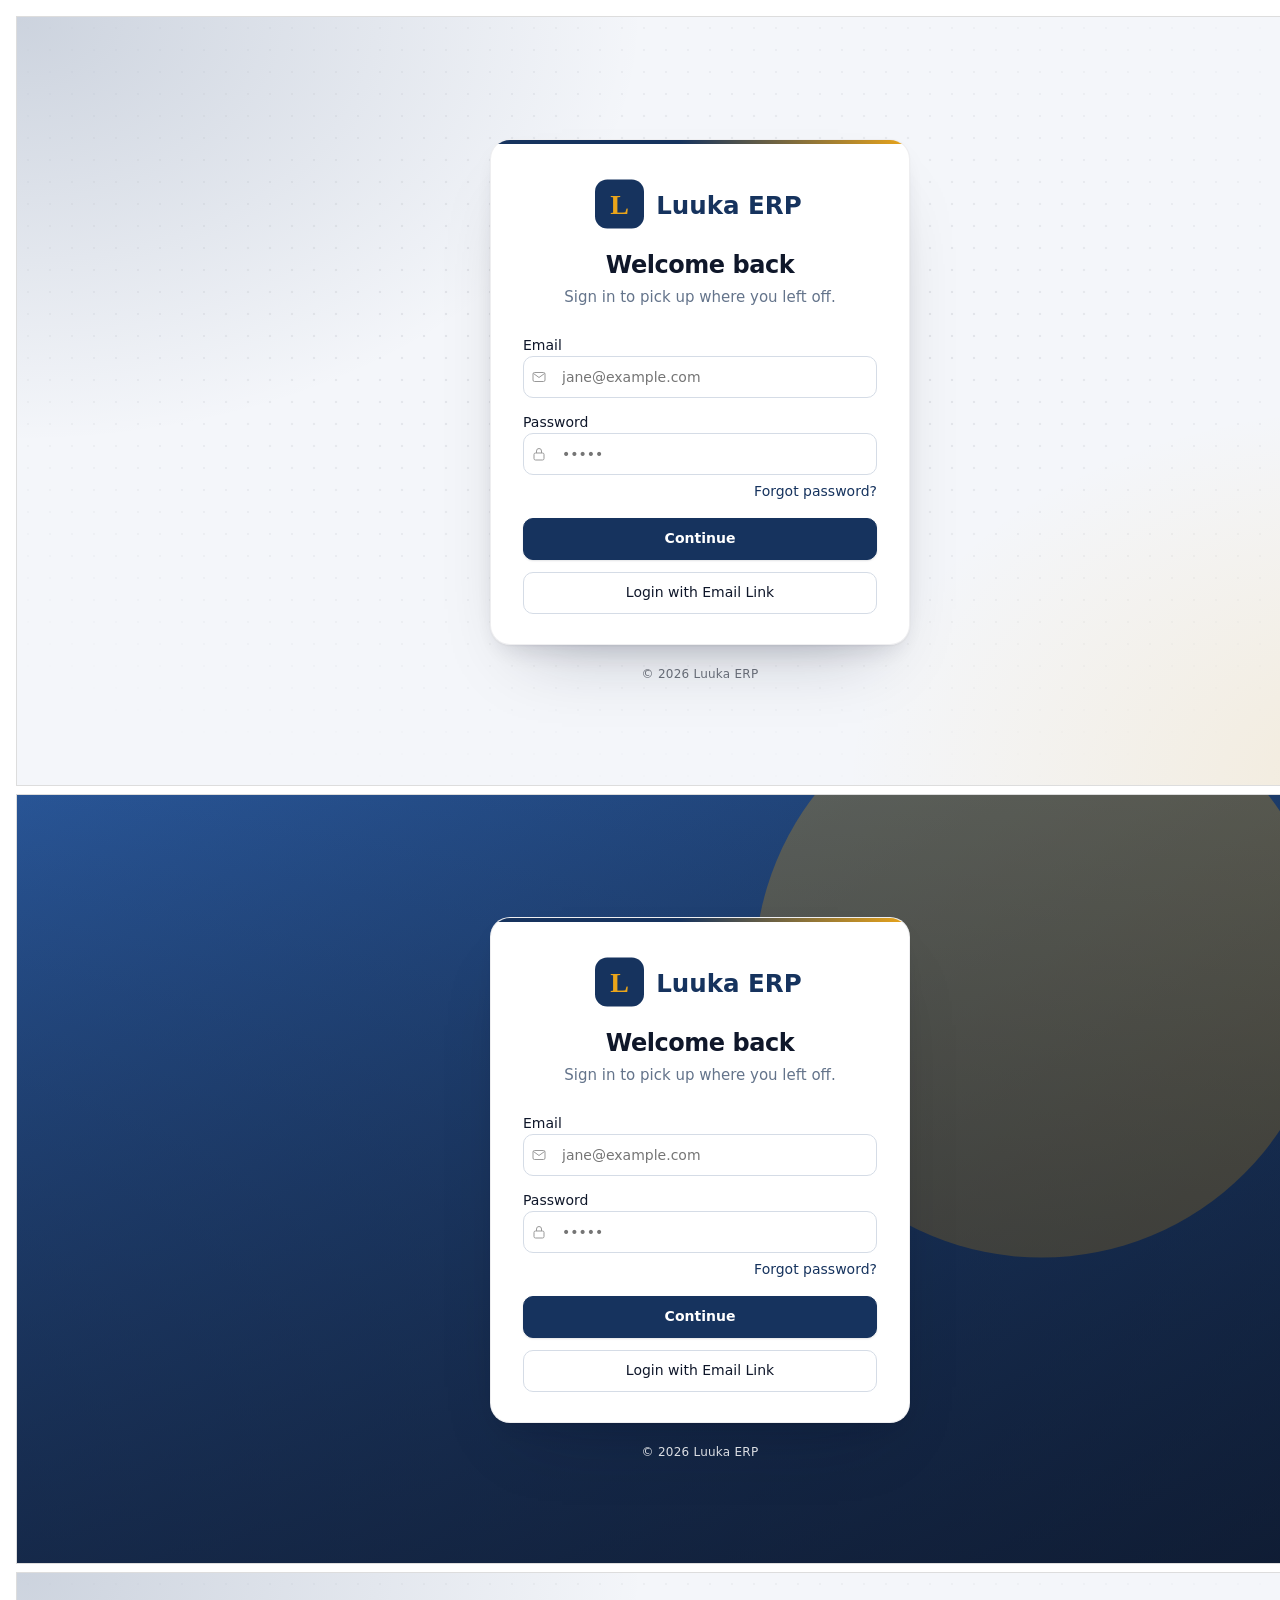
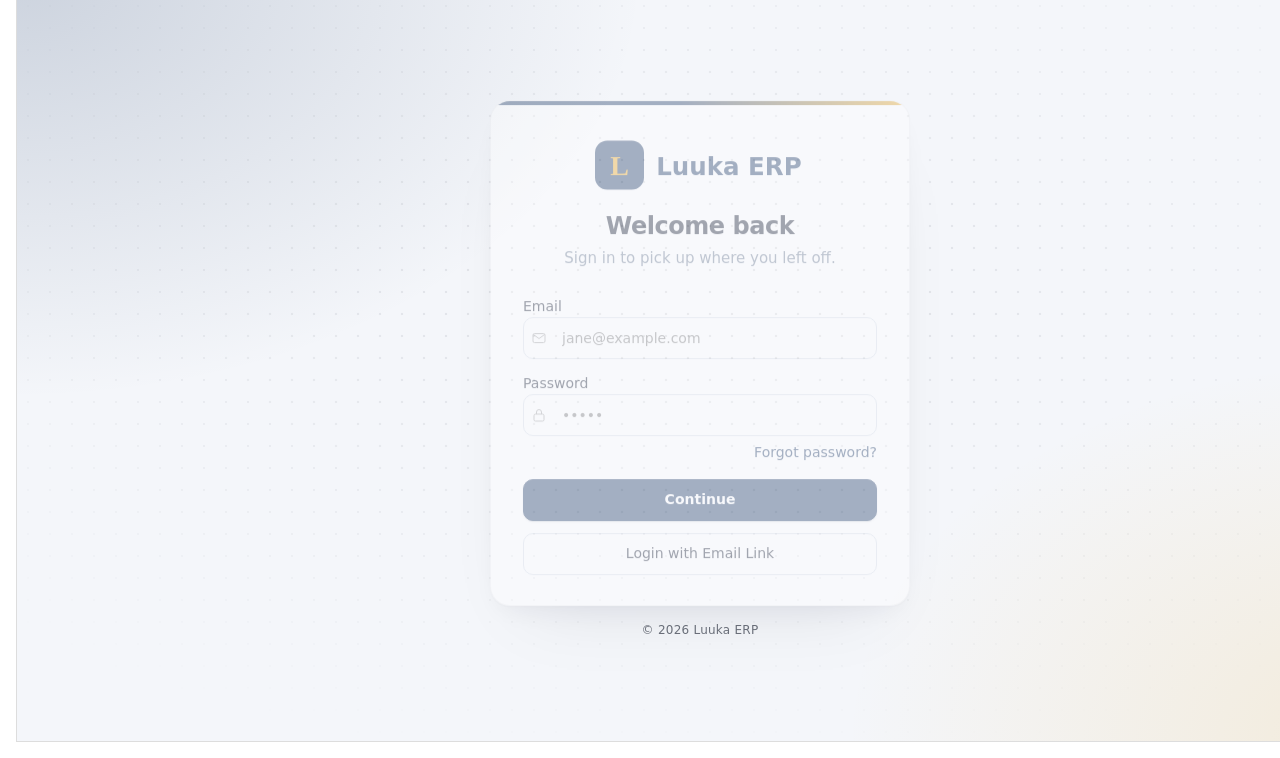
<file: tests/browser/signin.html>
<!doctype html>
<html lang="en">
<head>
<meta charset="utf-8">
<title>sign-in tests</title>
<!--
	The sign-in page's stylesheet and script (cyvetech_ui_login.css and
	cyvetech_ui_login.js) on login_preview.html, which carries the markup
	Frappe v16 renders and the rules of Frappe's own sign-in stylesheet that
	they meet. Each case opens the preview in a frame of a given size.
-->
<script src="harness.js"></script>
<style>
	body { font: 13px system-ui; margin: 16px; }
	iframe { display: block; margin-bottom: 8px; border: 1px solid #ddd; }
</style>
</head>
<body>
<div id="results"></div>
<script>
	const WHITE = "rgb(255, 255, 255)";
	const BRAND = "rgb(22, 51, 94)";
	const BACKGROUND = "rgb(244, 246, 250)";

	// the preview, with this page's own ?use: swaps passed on
	function preview(extra, hash) {
		const params = new URLSearchParams(location.search);
		Object.entries(extra || {}).forEach(([key, value]) => params.set(key, value));
		const query = params.toString();
		return "login_preview.html" + (query ? "?" + query : "") + (hash ? "#" + hash : "");
	}

	async function open(extra, hash, width = 1366, height = 768) {
		const frame = document.createElement("iframe");
		frame.width = width;
		frame.height = height;
		frame.src = preview(extra, hash);
		document.body.appendChild(frame);
		await new Promise((resolve) => frame.addEventListener("load", resolve, { once: true }));
		await new Promise((resolve) => setTimeout(resolve, 450)); // the card's rise is over
		return frame.contentWindow;
	}

	const pause = (ms) => new Promise((resolve) => setTimeout(resolve, ms));
	async function until(test, ms = 2500) {
		const start = Date.now();
		while (!test() && Date.now() - start < ms) await pause(25);
		return test();
	}
	const style = (win, selector, property, pseudo) => {
		const el = win.document.querySelector(selector);
		return el ? win.getComputedStyle(el, pseudo || null).getPropertyValue(property).trim() : "(no element)";
	};
	const box = (win, selector) => win.document.querySelector(selector).getBoundingClientRect();
	const shown = (win, selector) => {
		const el = win.document.querySelector(selector);
		return !!el && el.getClientRects().length > 0;
	};
	// a color drawn at some opacity over the background, as the eye gets it
	const over = (color, opacity, background) => {
		const [c, b] = [rgba(color), rgba(background)];
		const mix = (x, y) => Math.round(x * opacity + y * (1 - opacity));
		return `rgb(${mix(c.r, b.r)}, ${mix(c.g, b.g)}, ${mix(c.b, b.b)})`;
	};

	(async function () {
		// ── a desktop window, signing in ───────────────────────────────
		let win = await open();
		const doc = win.document;
		const card = box(win, ".cvt-login-card");
		const middle = doc.documentElement.clientWidth / 2;
		check("one card in the middle of the window", Math.abs((card.left + card.right) / 2 - middle) <= 2, [card.left, card.right, middle]);
		check("no half-page brand panel", !doc.querySelector(".cvt-login-brand, aside"), "found one");
		check("the card is solid white", style(win, ".cvt-login-card", "background-color") === WHITE, style(win, ".cvt-login-card", "background-color"));
		check("Frappe's own card inside it adds no second frame",
			style(win, ".for-login .page-card", "background-color") === "rgba(0, 0, 0, 0)" &&
				style(win, ".for-login .page-card", "border-top-width") === "0px" &&
				style(win, ".for-login .page-card", "box-shadow") === "none",
			[style(win, ".for-login .page-card", "background-color"), style(win, ".for-login .page-card", "border-top-width"), style(win, ".for-login .page-card", "box-shadow")]);
		check("the brand's accent line runs across the top of the card",
			style(win, ".cvt-login-card", "content", "::before") !== "none" &&
				style(win, ".cvt-login-card", "height", "::before") === "4px" &&
				style(win, ".cvt-login-card", "background-image", "::before").includes("linear-gradient"),
			[style(win, ".cvt-login-card", "content", "::before"), style(win, ".cvt-login-card", "background-image", "::before")]);
		const backdrop = style(win, ".cvt-login-backdrop", "background-image");
		check("the backdrop takes the brand's colors", (backdrop.match(/radial-gradient/g) || []).length === 2 && backdrop.includes("rgba(22, 51, 94"), backdrop);
		check("with a fine dot grid over it", style(win, ".cvt-login-backdrop", "background-image", "::after").includes("radial-gradient"),
			style(win, ".cvt-login-backdrop", "background-image", "::after"));

		const logo = doc.querySelector(".cvt-login-logo");
		const drawn = logo.getBoundingClientRect();
		check("the logo keeps its own proportions",
			Math.abs(drawn.width / drawn.height - logo.naturalWidth / logo.naturalHeight) < 0.03, [drawn.width, drawn.height, logo.naturalWidth, logo.naturalHeight]);
		check("at a readable size", drawn.height >= 40 && drawn.height <= 56, drawn.height);
		check("the heading shows while signing in", shown(win, ".cvt-login-heading"), "hidden");
		check("and Frappe's own heading for that step is out of the way", !shown(win, "#login-head"), "shown");

		check("the fields are a comfortable 42px tall", style(win, "#login_email", "height") === "42px", style(win, "#login_email", "height"));
		check("they keep the room Frappe leaves for their icons", style(win, "#login_email", "padding-left") === "38px", style(win, "#login_email", "padding-left"));
		const field = box(win, "#login_email");
		const icon = box(win, "#email-icon");
		check("and the icon sits inside its field", icon.left > field.left && icon.right < field.left + 38 && icon.top > field.top && icon.bottom < field.bottom,
			[field.left, field.top, field.bottom, icon.left, icon.right, icon.top, icon.bottom]);
		check("labels are in dark ink", contrast(style(win, ".for-login .form-label", "color"), WHITE) >= 7, style(win, ".for-login .form-label", "color"));

		check("Continue takes the button color", style(win, "#continue", "background-color") === BRAND, style(win, "#continue", "background-color"));
		check("its text reads on it", contrast(style(win, "#continue", "color"), style(win, "#continue", "background-color")) >= 4.5, style(win, "#continue", "color"));
		check("and it is as tall as the fields", style(win, "#continue", "height") === "42px", style(win, "#continue", "height"));
		check("Login with Email Link is a quieter outline button",
			style(win, "#email-link", "background-color") === WHITE && style(win, "#email-link", "border-top-color") === "rgb(213, 220, 230)" && style(win, "#email-link", "height") === "42px",
			[style(win, "#email-link", "background-color"), style(win, "#email-link", "border-top-color"), style(win, "#email-link", "height")]);
		check("links take the button color", style(win, "#forgot-link", "color") === BRAND, style(win, "#forgot-link", "color"));

		const footer_ink = over(style(win, "#footer", "color"), parseFloat(style(win, "#footer", "opacity")), BACKGROUND);
		check("the footer reads on the page background", contrast(footer_ink, BACKGROUND) >= 4.5, footer_ink);

		// ── another step: the heading gives way to Frappe's ────────────
		win.location.hash = "forgot";
		await until(() => win.document.getElementById("cvt-login").getAttribute("data-step") === "forgot");
		check("forgot password: the sign-in heading gives way", !shown(win, ".cvt-login-intro"), "shown");
		check("forgot password: to Frappe's heading for that step", shown(win, "#forgot-title"), "hidden");
		check("forgot password: the logo stays", shown(win, ".cvt-login-logo"), "hidden");
		check("forgot password: Frappe's small logo does not repeat it", !shown(win, ".for-forgot .app-logo"), "shown");
		check("forgot password: Send Link takes the button color", style(win, "#send-link", "background-color") === BRAND, style(win, "#send-link", "background-color"));
		win.location.hash = "login";
		await until(() => win.document.getElementById("cvt-login").getAttribute("data-step") === "login");
		check("back to signing in: the heading returns", shown(win, ".cvt-login-intro"), "hidden");

		// ── a background photo ─────────────────────────────────────────
		win = await open({ photo: "big" });
		const took = await until(() => win.document.getElementById("cvt-login").classList.contains("cvt-login-has-photo"));
		check("a photo big enough to fill the window is used", took, win.document.getElementById("cvt-login").className);
		check("full-screen behind the card", style(win, ".cvt-login-backdrop", "background-image").includes("url("), style(win, ".cvt-login-backdrop", "background-image"));
		check("without the dot grid", style(win, ".cvt-login-backdrop", "display", "::after") === "none", style(win, ".cvt-login-backdrop", "display", "::after"));
		check("with the footer in white", style(win, "#footer", "color") === WHITE, style(win, "#footer", "color"));

		win = await open({ photo: "small" });
		await pause(600);
		check("a small picture set as the photo (like the logo) is not stretched over the page",
			!win.document.getElementById("cvt-login").classList.contains("cvt-login-has-photo") &&
				style(win, ".cvt-login-backdrop", "background-image").includes("radial-gradient"),
			[win.document.getElementById("cvt-login").className, style(win, ".cvt-login-backdrop", "background-image")]);

		// ── a phone ────────────────────────────────────────────────────
		win = await open({}, "", 390, 844);
		const page_width = win.document.documentElement.clientWidth;
		const phone_card = box(win, ".cvt-login-card");
		check("phone: the card fits the screen with a margin each side", phone_card.left >= 11 && phone_card.right <= page_width - 11, [phone_card.left, phone_card.right, page_width]);
		check("phone: nothing scrolls sideways", win.document.documentElement.scrollWidth <= page_width, [win.document.documentElement.scrollWidth, page_width]);
		check("phone: the card starts near the top", phone_card.top <= 40, phone_card.top);
		check("phone: Frappe's full-screen card is undone", style(win, ".for-login .page-card", "min-height") === "0px", style(win, ".for-login .page-card", "min-height"));

		// ── no logo uploaded ───────────────────────────────────────────
		win = await open({ nologo: 1 });
		check("no logo: the heading alone tops the card", !win.document.querySelector(".cvt-login-logo") && shown(win, ".cvt-login-heading"), "");

		report();
	})().catch((error) => {
		check("the test ran to the end", false, String((error && error.stack) || error));
		report();
	});
</script>
</body>
</html>
</file>
